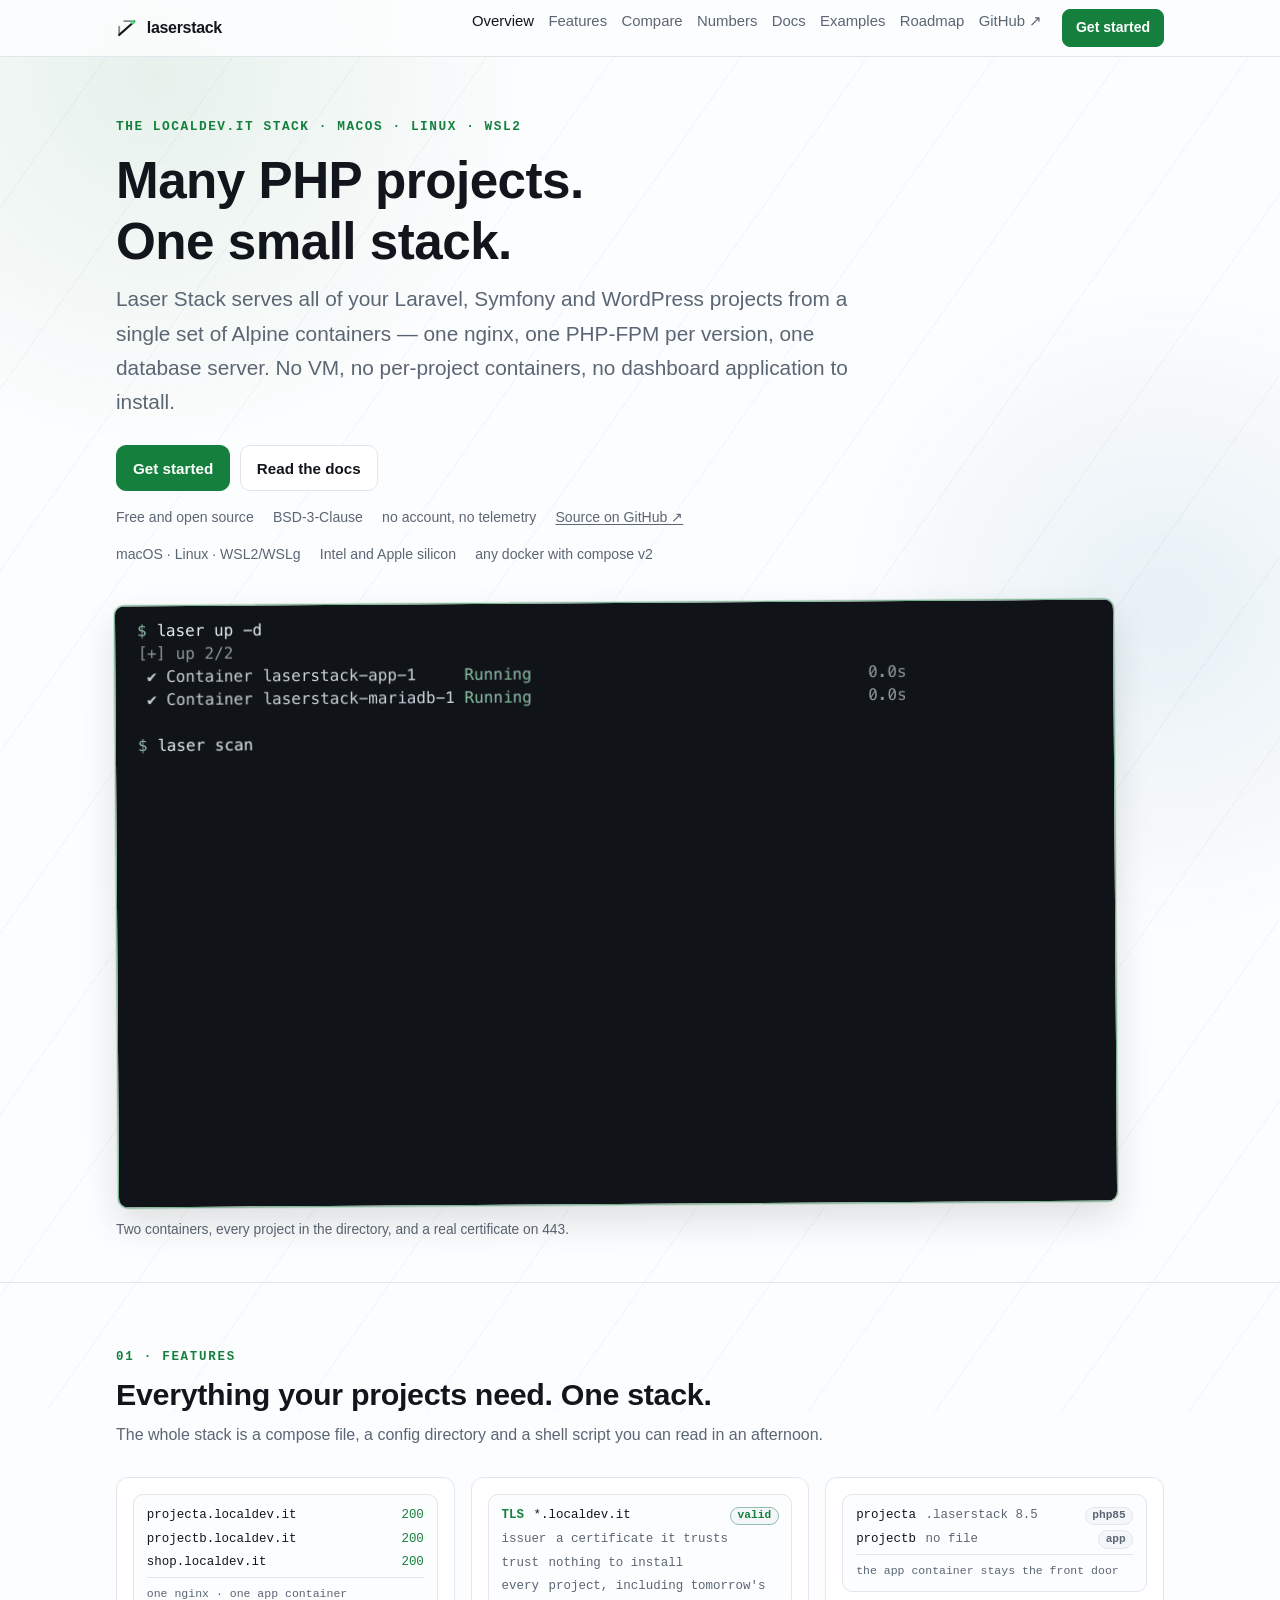
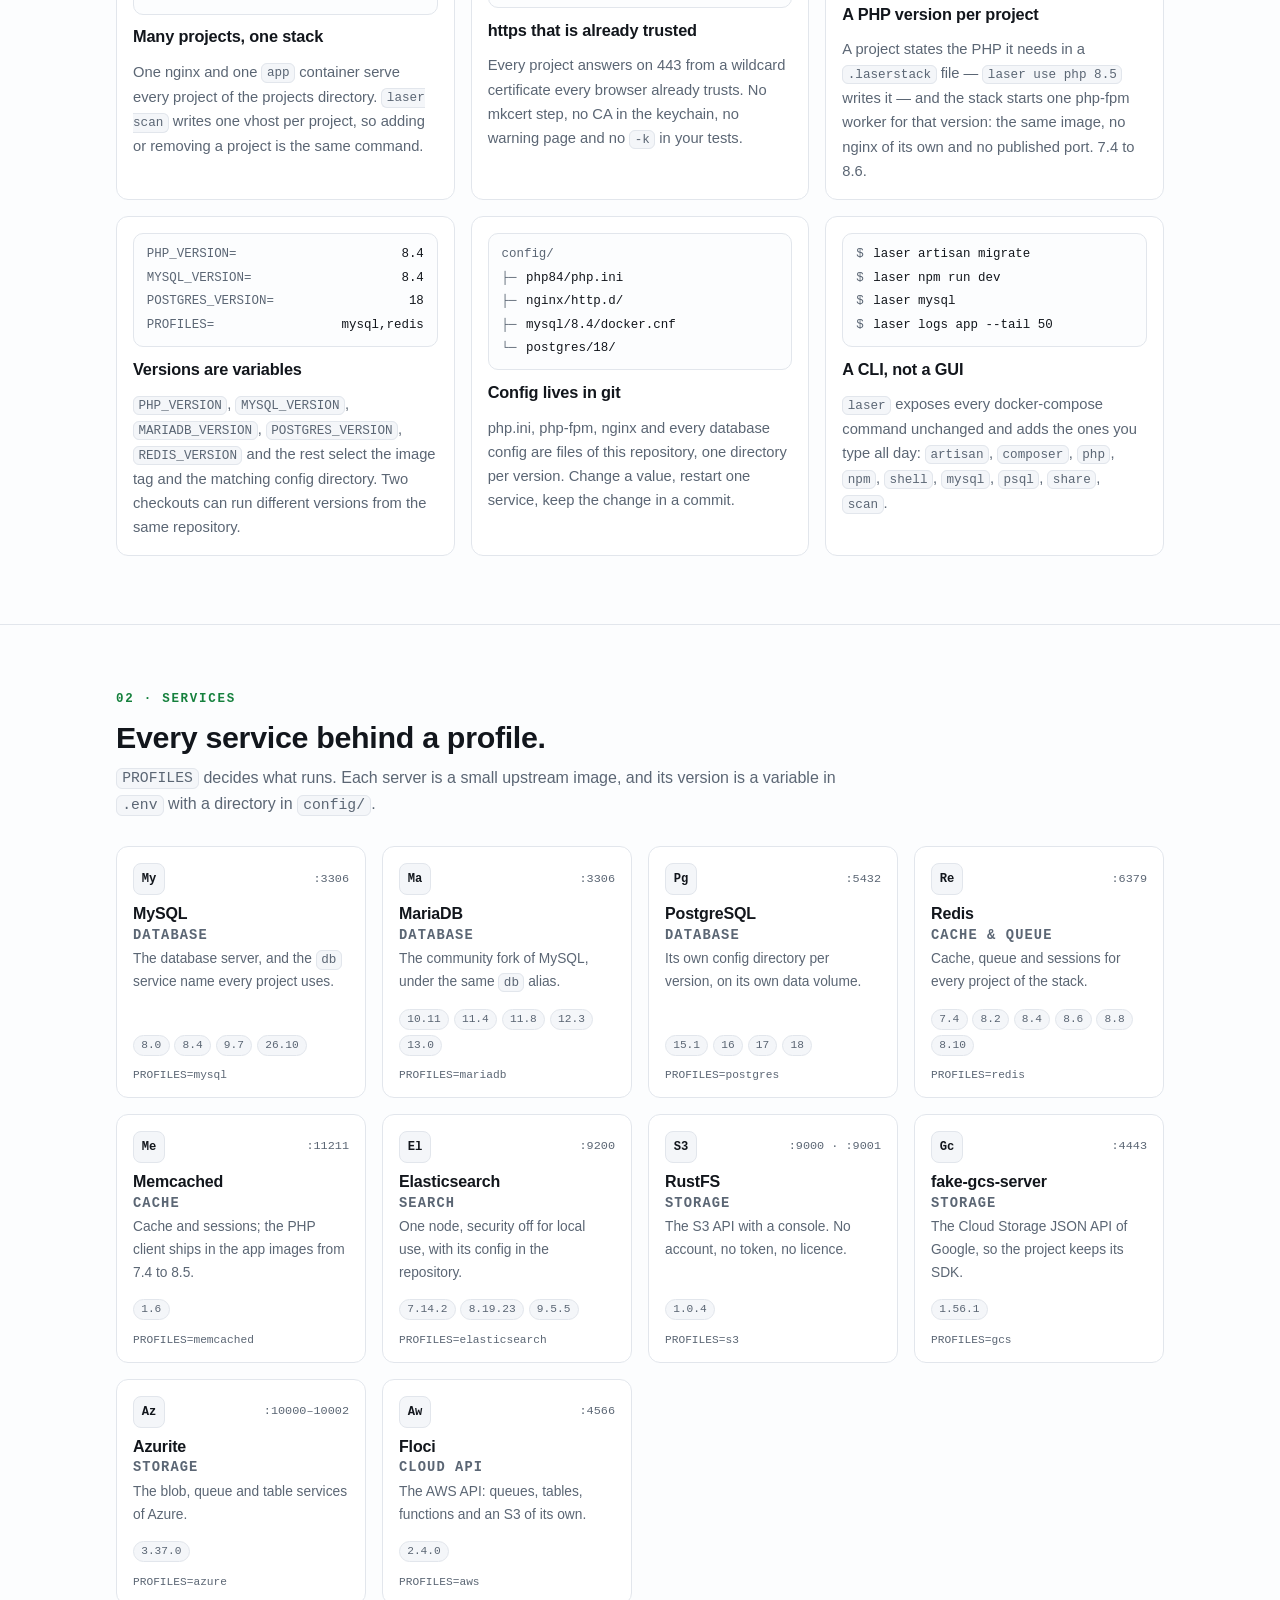
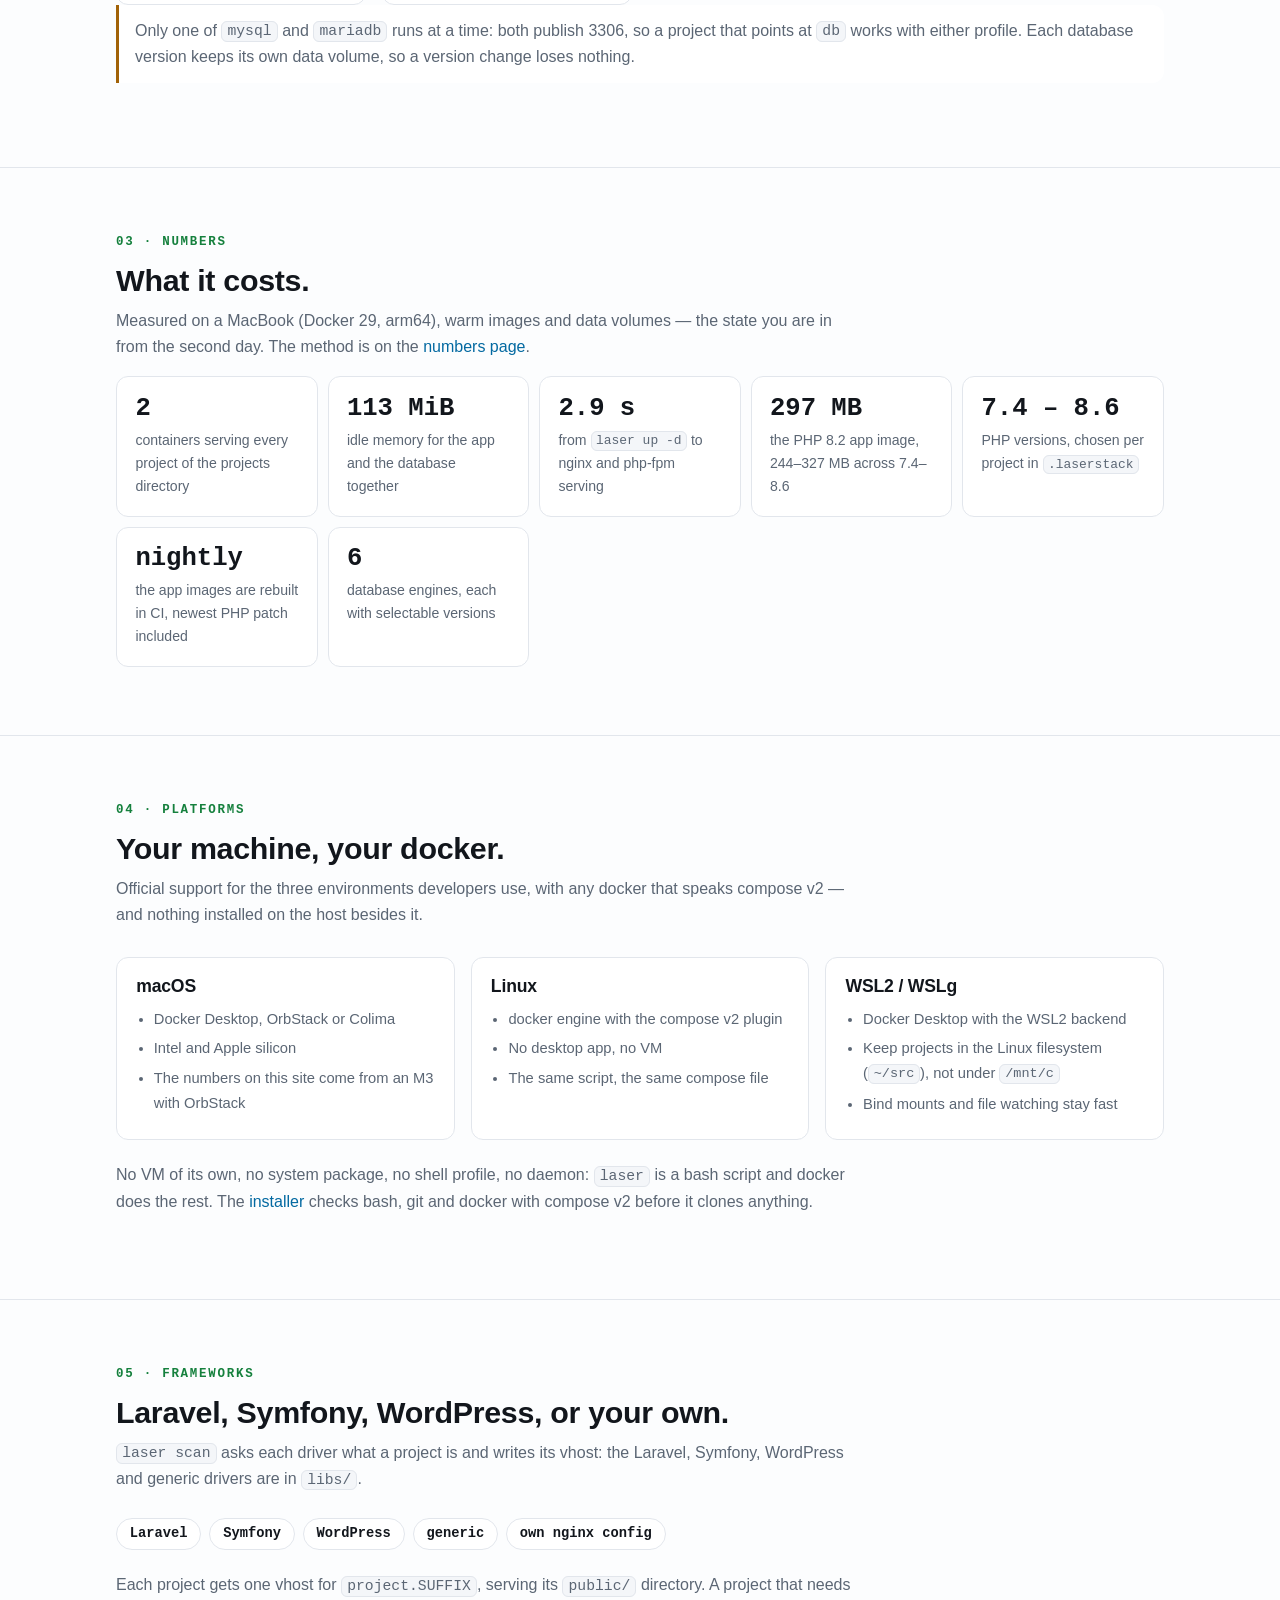
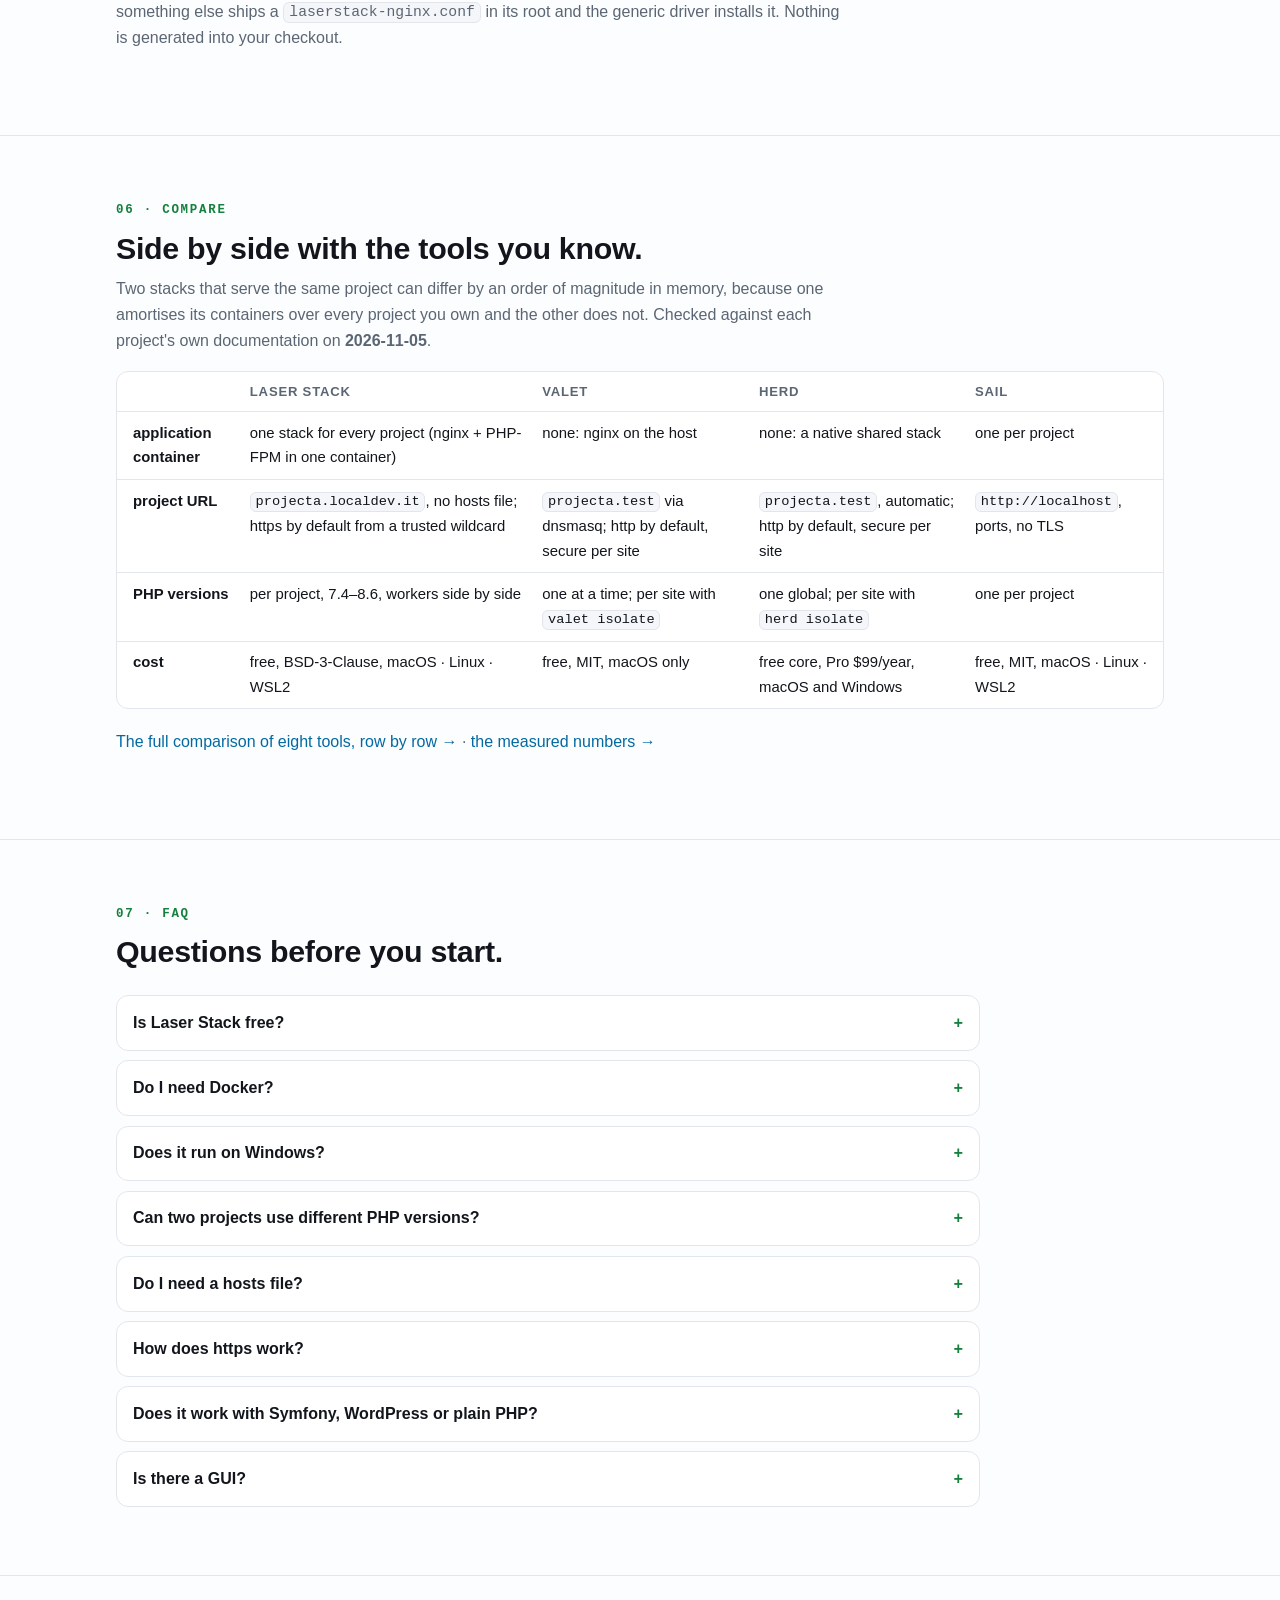
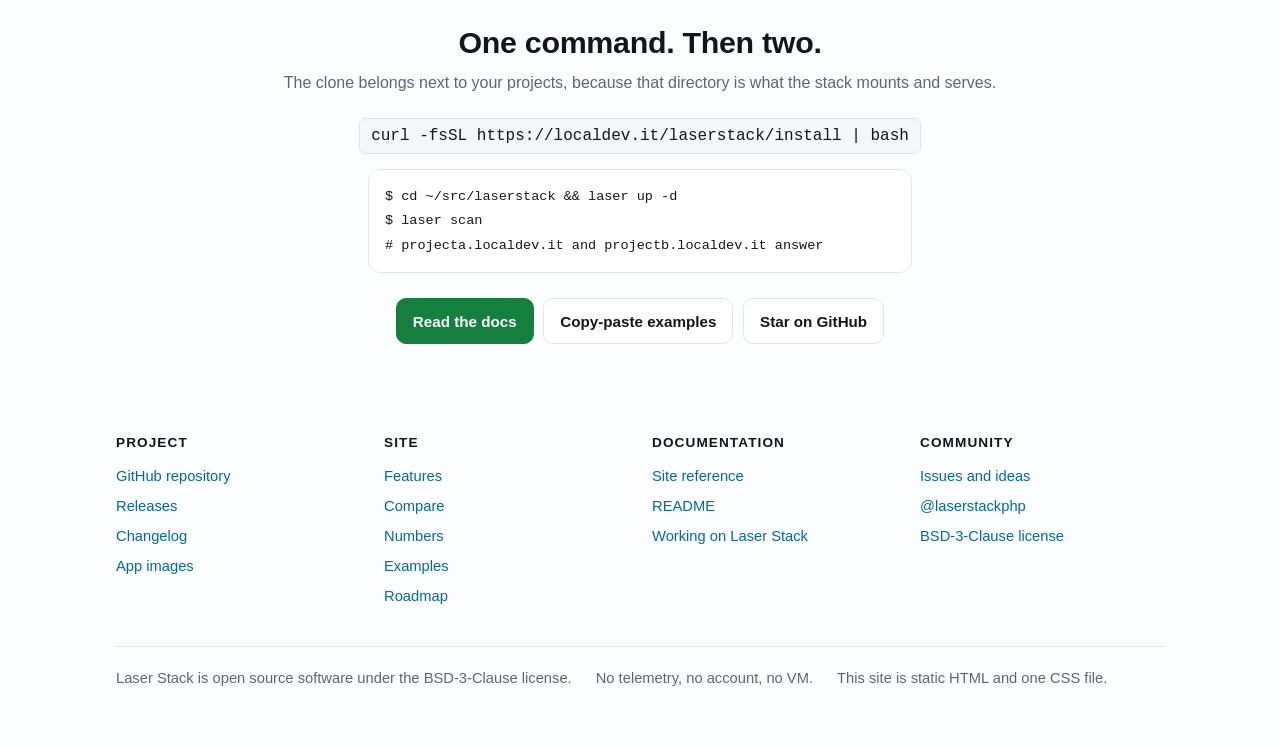
<file: docs/index.html>
<!doctype html>
<html lang="en">
<head>
<meta charset="utf-8">
<meta name="viewport" content="width=device-width, initial-scale=1">
<title>Laser Stack — a lean local development stack for many PHP projects</title>
<meta name="description" content="Laser Stack runs many Laravel, Symfony or WordPress projects at once in a small set of Alpine containers: one nginx, one PHP-FPM, one database server. Pick the PHP and database versions with a variable.">
<link rel="canonical" href="https://localdev.it/laserstack/">
<meta property="og:type" content="website">
<meta property="og:site_name" content="Laser Stack">
<meta property="og:title" content="Laser Stack — a lean local development stack for many PHP projects">
<meta property="og:description" content="Many projects, one small set of containers. Alpine images, versions you select with a variable, config in git, no VM.">
<meta property="og:url" content="https://localdev.it/laserstack/">
<meta property="og:image" content="https://localdev.it/laserstack/og.png">
<meta name="twitter:card" content="summary_large_image">
<meta name="theme-color" content="#0a0c10">
<link rel="icon" href="data:image/svg+xml,%3Csvg xmlns='http://www.w3.org/2000/svg' viewBox='0 0 24 24'%3E%3Crect width='24' height='24' rx='5' fill='%230a0c10'/%3E%3Cpath d='M4 19 L20 5' stroke='%234ade80' stroke-width='2.4' stroke-linecap='round'/%3E%3C/svg%3E">
<link rel="stylesheet" href="style.css">
</head>
<body>
<header class="site"><div class="wrap">
  <a class="brand" href="./"><svg width="22" height="22" viewBox="0 0 24 24" fill="none" aria-hidden="true"><path d="M3.5 19.5 L20 5" stroke="currentColor" stroke-width="2.2" stroke-linecap="round"/><path d="M9 4.5h11M3.5 20v-9.5" stroke="currentColor" stroke-width="2" stroke-linecap="round" opacity=".5"/><circle cx="18.4" cy="5.6" r="2.2" fill="#4ade80"/></svg>laserstack</a>
  <nav class="site">
    <a href="./" aria-current="page">Overview</a><a href="features.html">Features</a><a href="compare.html">Compare</a><a href="benchmarks.html">Numbers</a><a href="docs.html">Docs</a><a href="examples.html">Examples</a><a href="roadmap.html">Roadmap</a><a href="https://github.com/sdbruder/laserstack">GitHub ↗</a>
    <a class="btn primary nav-cta" href="index.html#quickstart">Get started</a>
  </nav>
</div></header>

<main>
<section class="hero"><div class="wrap">
  <p class="eyebrow">the localdev.it stack · macOS · Linux · WSL2</p>
  <h1>Many PHP projects.<br>One small stack.</h1>
  <p class="lede">Laser Stack serves all of your Laravel, Symfony and WordPress projects from a single set of Alpine containers — one nginx, one PHP-FPM per version, one database server. No VM, no per-project containers, no dashboard application to install.</p>
  <div class="actions">
    <a class="btn primary" href="#quickstart">Get started</a>
    <a class="btn" href="docs.html">Read the docs</a>
  </div>
  <p class="hero-meta">
    <span>Free and open source</span>
    <span>BSD-3-Clause</span>
    <span>no account, no telemetry</span>
    <span><a href="https://github.com/sdbruder/laserstack">Source on GitHub ↗</a></span>
  </p>
  <p class="hero-meta">
    <span>macOS · Linux · WSL2/WSLg</span>
    <span>Intel and Apple silicon</span>
    <span>any docker with compose v2</span>
  </p>

  <a class="shot-link" href="demo.gif" target="_blank" rel="noopener"><img class="shot" src="demo.gif" width="1000" height="602" alt="Terminal recording: laser up -d starts two containers, laser scan identifies every project of the projects directory, one project answers 200, and the same two containers serve them all"></a>
  <p class="shot-caption">Two containers, every project in the directory, and a real certificate on 443.</p>
</div></section>

<section id="features"><div class="wrap">
  <p class="kicker">01 · Features</p>
  <h2>Everything your projects need. One stack.</h2>
  <p class="section-lede">The whole stack is a compose file, a config directory and a shell script you can read in an afternoon.</p>
  <div class="features">

    <article class="feature">
      <div class="mock">
        <div class="row"><span class="url">projecta.localdev.it</span><span class="ok end">200</span></div>
        <div class="row"><span class="url">projectb.localdev.it</span><span class="ok end">200</span></div>
        <div class="row"><span class="url">shop.localdev.it</span><span class="ok end">200</span></div>
        <div class="row mock-foot"><span>one nginx · one app container</span></div>
      </div>
      <h3>Many projects, one stack</h3>
      <p>One nginx and one <code>app</code> container serve every project of the projects directory. <code>laser scan</code> writes one vhost per project, so adding or removing a project is the same command.</p>
    </article>

    <article class="feature">
      <div class="mock">
        <div class="row"><span class="mono-ok">TLS</span><span class="url">*.localdev.it</span><span class="pill ok-pill end">valid</span></div>
        <div class="row"><span class="mock-k">issuer</span><span>a certificate it trusts</span></div>
        <div class="row"><span class="mock-k">trust</span><span>nothing to install</span></div>
        <div class="row"><span class="mock-k">every</span><span>project, including tomorrow's</span></div>
      </div>
      <h3>https that is already trusted</h3>
      <p>Every project answers on 443 from a wildcard certificate every browser already trusts. No mkcert step, no CA in the keychain, no warning page and no <code>-k</code> in your tests.</p>
    </article>

    <article class="feature">
      <div class="mock">
        <div class="row"><span class="url">projecta</span><span class="mock-k">.laserstack 8.5</span><span class="pill end">php85</span></div>
        <div class="row"><span class="url">projectb</span><span class="mock-k">no file</span><span class="pill end">app</span></div>
        <div class="row mock-foot"><span>the app container stays the front door</span></div>
      </div>
      <h3>A PHP version per project</h3>
      <p>A project states the PHP it needs in a <code>.laserstack</code> file — <code>laser use php 8.5</code> writes it — and the stack starts one php-fpm worker for that version: the same image, no nginx of its own and no published port. 7.4 to 8.6.</p>
    </article>

    <article class="feature">
      <div class="mock">
        <div class="row"><span class="mock-k">PHP_VERSION=</span><span class="url end">8.4</span></div>
        <div class="row"><span class="mock-k">MYSQL_VERSION=</span><span class="url end">8.4</span></div>
        <div class="row"><span class="mock-k">POSTGRES_VERSION=</span><span class="url end">18</span></div>
        <div class="row"><span class="mock-k">PROFILES=</span><span class="url end">mysql,redis</span></div>
      </div>
      <h3>Versions are variables</h3>
      <p><code>PHP_VERSION</code>, <code>MYSQL_VERSION</code>, <code>MARIADB_VERSION</code>, <code>POSTGRES_VERSION</code>, <code>REDIS_VERSION</code> and the rest select the image tag and the matching config directory. Two checkouts can run different versions from the same repository.</p>
    </article>

    <article class="feature">
      <div class="mock">
        <div class="row"><span class="mock-k">config/</span></div>
        <div class="row"><span class="mock-k">├─</span><span class="url">php84/php.ini</span></div>
        <div class="row"><span class="mock-k">├─</span><span class="url">nginx/http.d/</span></div>
        <div class="row"><span class="mock-k">├─</span><span class="url">mysql/8.4/docker.cnf</span></div>
        <div class="row"><span class="mock-k">└─</span><span class="url">postgres/18/</span></div>
      </div>
      <h3>Config lives in git</h3>
      <p>php.ini, php-fpm, nginx and every database config are files of this repository, one directory per version. Change a value, restart one service, keep the change in a commit.</p>
    </article>

    <article class="feature">
      <div class="mock">
        <div class="row"><span class="mock-k">$</span><span class="url">laser artisan migrate</span></div>
        <div class="row"><span class="mock-k">$</span><span class="url">laser npm run dev</span></div>
        <div class="row"><span class="mock-k">$</span><span class="url">laser mysql</span></div>
        <div class="row"><span class="mock-k">$</span><span class="url">laser logs app --tail 50</span></div>
      </div>
      <h3>A CLI, not a GUI</h3>
      <p><code>laser</code> exposes every docker-compose command unchanged and adds the ones you type all day: <code>artisan</code>, <code>composer</code>, <code>php</code>, <code>npm</code>, <code>shell</code>, <code>mysql</code>, <code>psql</code>, <code>share</code>, <code>scan</code>.</p>
    </article>

  </div>
</div></section>

<section id="services"><div class="wrap">
  <p class="kicker">02 · Services</p>
  <h2>Every service behind a profile.</h2>
  <p class="section-lede"><code>PROFILES</code> decides what runs. Each server is a small upstream image, and its version is a variable in <code>.env</code> with a directory in <code>config/</code>.</p>
  <div class="svcs">

    <article class="svc">
      <div class="svc-top"><span class="badge">My</span><span class="port">:3306</span></div>
      <h3>MySQL</h3>
      <p class="svc-meta">Database</p>
      <p>The database server, and the <code>db</code> service name every project uses.</p>
      <div class="pills"><span>8.0</span><span>8.4</span><span>9.7</span><span>26.10</span></div>
      <p class="profile">PROFILES=mysql</p>
    </article>

    <article class="svc">
      <div class="svc-top"><span class="badge">Ma</span><span class="port">:3306</span></div>
      <h3>MariaDB</h3>
      <p class="svc-meta">Database</p>
      <p>The community fork of MySQL, under the same <code>db</code> alias.</p>
      <div class="pills"><span>10.11</span><span>11.4</span><span>11.8</span><span>12.3</span><span>13.0</span></div>
      <p class="profile">PROFILES=mariadb</p>
    </article>

    <article class="svc">
      <div class="svc-top"><span class="badge">Pg</span><span class="port">:5432</span></div>
      <h3>PostgreSQL</h3>
      <p class="svc-meta">Database</p>
      <p>Its own config directory per version, on its own data volume.</p>
      <div class="pills"><span>15.1</span><span>16</span><span>17</span><span>18</span></div>
      <p class="profile">PROFILES=postgres</p>
    </article>

    <article class="svc">
      <div class="svc-top"><span class="badge">Re</span><span class="port">:6379</span></div>
      <h3>Redis</h3>
      <p class="svc-meta">Cache &amp; queue</p>
      <p>Cache, queue and sessions for every project of the stack.</p>
      <div class="pills"><span>7.4</span><span>8.2</span><span>8.4</span><span>8.6</span><span>8.8</span><span>8.10</span></div>
      <p class="profile">PROFILES=redis</p>
    </article>

    <article class="svc">
      <div class="svc-top"><span class="badge">Me</span><span class="port">:11211</span></div>
      <h3>Memcached</h3>
      <p class="svc-meta">Cache</p>
      <p>Cache and sessions; the PHP client ships in the app images from 7.4 to 8.5.</p>
      <div class="pills"><span>1.6</span></div>
      <p class="profile">PROFILES=memcached</p>
    </article>

    <article class="svc">
      <div class="svc-top"><span class="badge">El</span><span class="port">:9200</span></div>
      <h3>Elasticsearch</h3>
      <p class="svc-meta">Search</p>
      <p>One node, security off for local use, with its config in the repository.</p>
      <div class="pills"><span>7.14.2</span><span>8.19.23</span><span>9.5.5</span></div>
      <p class="profile">PROFILES=elasticsearch</p>
    </article>

    <article class="svc">
      <div class="svc-top"><span class="badge">S3</span><span class="port">:9000 · :9001</span></div>
      <h3>RustFS</h3>
      <p class="svc-meta">Storage</p>
      <p>The S3 API with a console. No account, no token, no licence.</p>
      <div class="pills"><span>1.0.4</span></div>
      <p class="profile">PROFILES=s3</p>
    </article>

    <article class="svc">
      <div class="svc-top"><span class="badge">Gc</span><span class="port">:4443</span></div>
      <h3>fake-gcs-server</h3>
      <p class="svc-meta">Storage</p>
      <p>The Cloud Storage JSON API of Google, so the project keeps its SDK.</p>
      <div class="pills"><span>1.56.1</span></div>
      <p class="profile">PROFILES=gcs</p>
    </article>

    <article class="svc">
      <div class="svc-top"><span class="badge">Az</span><span class="port">:10000–10002</span></div>
      <h3>Azurite</h3>
      <p class="svc-meta">Storage</p>
      <p>The blob, queue and table services of Azure.</p>
      <div class="pills"><span>3.37.0</span></div>
      <p class="profile">PROFILES=azure</p>
    </article>

    <article class="svc">
      <div class="svc-top"><span class="badge">Aw</span><span class="port">:4566</span></div>
      <h3>Floci</h3>
      <p class="svc-meta">Cloud API</p>
      <p>The AWS API: queues, tables, functions and an S3 of its own.</p>
      <div class="pills"><span>2.4.0</span></div>
      <p class="profile">PROFILES=aws</p>
    </article>

  </div>
  <p class="note">Only one of <code>mysql</code> and <code>mariadb</code> runs at a time: both publish 3306, so a project that points at <code>db</code> works with either profile. Each database version keeps its own data volume, so a version change loses nothing.</p>
</div></section>

<section id="numbers"><div class="wrap">
  <p class="kicker">03 · Numbers</p>
  <h2>What it costs.</h2>
  <p class="section-lede">Measured on a MacBook (Docker 29, arm64), warm images and data volumes — the state you are in from the second day. The method is on the <a href="benchmarks.html">numbers page</a>.</p>
  <div class="stats">
    <div class="stat"><b>2</b><span>containers serving every project of the projects directory</span></div>
    <div class="stat"><b>113 MiB</b><span>idle memory for the app and the database together</span></div>
    <div class="stat"><b>2.9 s</b><span>from <code>laser up -d</code> to nginx and php-fpm serving</span></div>
    <div class="stat"><b>297 MB</b><span>the PHP 8.2 app image, 244–327 MB across 7.4–8.6</span></div>
    <div class="stat"><b>7.4 – 8.6</b><span>PHP versions, chosen per project in <code>.laserstack</code></span></div>
    <div class="stat"><b>nightly</b><span>the app images are rebuilt in CI, newest PHP patch included</span></div>
    <div class="stat"><b>6</b><span>database engines, each with selectable versions</span></div>
  </div>
</div></section>

<section id="platforms"><div class="wrap">
  <p class="kicker">04 · Platforms</p>
  <h2>Your machine, your docker.</h2>
  <p class="section-lede">Official support for the three environments developers use, with any docker that speaks compose v2 — and nothing installed on the host besides it.</p>
  <div class="plats">
    <article class="plat">
      <h3>macOS</h3>
      <ul>
        <li>Docker Desktop, OrbStack or Colima</li>
        <li>Intel and Apple silicon</li>
        <li>The numbers on this site come from an M3 with OrbStack</li>
      </ul>
    </article>
    <article class="plat">
      <h3>Linux</h3>
      <ul>
        <li>docker engine with the compose v2 plugin</li>
        <li>No desktop app, no VM</li>
        <li>The same script, the same compose file</li>
      </ul>
    </article>
    <article class="plat">
      <h3>WSL2 / WSLg</h3>
      <ul>
        <li>Docker Desktop with the WSL2 backend</li>
        <li>Keep projects in the Linux filesystem (<code>~/src</code>), not under <code>/mnt/c</code></li>
        <li>Bind mounts and file watching stay fast</li>
      </ul>
    </article>
  </div>
  <p class="section-lede" style="margin-top:1.4rem">No VM of its own, no system package, no shell profile, no daemon: <code>laser</code> is a bash script and docker does the rest. The <a href="install">installer</a> checks bash, git and docker with compose v2 before it clones anything.</p>
</div></section>

<section id="drivers"><div class="wrap">
  <p class="kicker">05 · Frameworks</p>
  <h2>Laravel, Symfony, WordPress, or your own.</h2>
  <p class="section-lede"><code>laser scan</code> asks each driver what a project is and writes its vhost: the Laravel, Symfony, WordPress and generic drivers are in <code>libs/</code>.</p>
  <div class="chips">
    <span class="chip">Laravel</span><span class="chip">Symfony</span><span class="chip">WordPress</span><span class="chip">generic</span><span class="chip">own nginx config</span>
  </div>
  <p class="section-lede">Each project gets one vhost for <code>project.SUFFIX</code>, serving its <code>public/</code> directory. A project that needs something else ships a <code>laserstack-nginx.conf</code> in its root and the generic driver installs it. Nothing is generated into your checkout.</p>
</div></section>

<section id="compare"><div class="wrap">
  <p class="kicker">06 · Compare</p>
  <h2>Side by side with the tools you know.</h2>
  <p class="section-lede">Two stacks that serve the same project can differ by an order of magnitude in memory, because one amortises its containers over every project you own and the other does not. Checked against each project's own documentation on <strong>2026-11-05</strong>.</p>
  <div class="table-scroll"><table>
    <thead><tr><th></th><th>Laser Stack</th><th>Valet</th><th>Herd</th><th>Sail</th></tr></thead>
    <tbody>
      <tr>
        <td><strong>application container</strong></td>
        <td>one stack for every project (nginx + PHP-FPM in one container)</td>
        <td>none: nginx on the host</td>
        <td>none: a native shared stack</td>
        <td>one per project</td>
      </tr>
      <tr>
        <td><strong>project URL</strong></td>
        <td><code>projecta.localdev.it</code>, no hosts file; https by default from a trusted wildcard</td>
        <td><code>projecta.test</code> via dnsmasq; http by default, secure per site</td>
        <td><code>projecta.test</code>, automatic; http by default, secure per site</td>
        <td><code>http://localhost</code>, ports, no TLS</td>
      </tr>
      <tr>
        <td><strong>PHP versions</strong></td>
        <td>per project, 7.4–8.6, workers side by side</td>
        <td>one at a time; per site with <code>valet isolate</code></td>
        <td>one global; per site with <code>herd isolate</code></td>
        <td>one per project</td>
      </tr>
      <tr>
        <td><strong>cost</strong></td>
        <td>free, BSD-3-Clause, macOS · Linux · WSL2</td>
        <td>free, MIT, macOS only</td>
        <td>free core, Pro $99/year, macOS and Windows</td>
        <td>free, MIT, macOS · Linux · WSL2</td>
      </tr>
    </tbody>
  </table></div>
  <p class="section-lede" style="margin-top:1.2rem"><a href="compare.html">The full comparison of eight tools, row by row →</a> · <a href="benchmarks.html">the measured numbers →</a></p>
</div></section>

<section id="faq"><div class="wrap">
  <p class="kicker">07 · FAQ</p>
  <h2>Questions before you start.</h2>
  <div class="faq">
    <details>
      <summary>Is Laser Stack free?</summary>
      <p>Yes. It is open source under the BSD-3-Clause license. There is no account, no paid tier and no telemetry.</p>
    </details>
    <details>
      <summary>Do I need Docker?</summary>
      <p>Yes: any docker with compose v2 — Docker Desktop, OrbStack, Colima or the engine. The stack installs nothing else on the host: no VM, no system package, no daemon of its own.</p>
    </details>
    <details>
      <summary>Does it run on Windows?</summary>
      <p>Through WSL2/WSLg, with Docker Desktop and the WSL2 backend. There is no native Windows version.</p>
    </details>
    <details>
      <summary>Can two projects use different PHP versions?</summary>
      <p>Yes. A project states the version in <code>.laserstack</code>, and the stack starts one php-fpm worker for that version next to the <code>app</code> container. 7.4 to 8.6. The database is still one version per engine.</p>
    </details>
    <details>
      <summary>Do I need a hosts file?</summary>
      <p>No for the default suffix: every name under <code>localdev.it</code> already resolves to <code>127.0.0.1</code> and <code>::1</code> for anyone. A suffix of your own needs <code>/etc/hosts</code>; a dnsmasq that <code>laser</code> installs and maintains is on the <a href="roadmap.html">roadmap</a>.</p>
    </details>
    <details>
      <summary>How does https work?</summary>
      <p>With the default suffix, <code>laser up</code> fetches the published wildcard certificate of <code>*.localdev.it</code>, which every browser already trusts, so there is no CA to install and no warning page. With a suffix of your own, <code>laser tls</code> creates a CA and a certificate, and <code>laser trust</code> puts the CA where the platform reads it; <code>laser trust --remove</code> takes it out.</p>
    </details>
    <details>
      <summary>Does it work with Symfony, WordPress or plain PHP?</summary>
      <p>Yes. The Laravel, Symfony, WordPress and generic drivers find the document root on their own, and any project can ship its own <code>laserstack-nginx.conf</code>.</p>
    </details>
    <details>
      <summary>Is there a GUI?</summary>
      <p>No desktop application, and none is planned. The CLI is the interface. The stack serves a read-only dashboard for itself on <code>laserstack.&lt;SUFFIX&gt;</code>, with the PHP series, the projects, the services and the certificate, and <code>laser dashboard</code> opens it. <a href="features.html#dashboard">See what it shows</a>.</p>
    </details>
  </div>
</div></section>

<section class="cta" id="quickstart"><div class="wrap">
  <h2>One command. Then two.</h2>
  <p class="section-lede" style="margin-left:auto;margin-right:auto">The clone belongs next to your projects, because that directory is what the stack mounts and serves.</p>
  <p class="install-line"><code>curl -fsSL https://localdev.it/laserstack/install | bash</code></p>
  <pre class="cta-term"><code><span class="out">$</span> cd ~/src/laserstack &amp;&amp; laser up -d
<span class="out">$</span> laser scan
<span class="ok"># projecta.localdev.it and projectb.localdev.it answer</span></code></pre>
  <div class="actions cta-actions">
    <a class="btn primary" href="docs.html">Read the docs</a>
    <a class="btn" href="examples.html">Copy-paste examples</a>
    <a class="btn" href="https://github.com/sdbruder/laserstack">Star on GitHub</a>
  </div>
</div></section>
</main>

<footer class="site"><div class="wrap">
  <div class="cols">
    <div><h4>Project</h4><ul>
      <li><a href="https://github.com/sdbruder/laserstack">GitHub repository</a></li>
      <li><a href="https://github.com/sdbruder/laserstack/releases">Releases</a></li>
      <li><a href="https://github.com/sdbruder/laserstack/blob/master/CHANGELOG.md">Changelog</a></li>
      <li><a href="https://github.com/sdbruder/laserstack_app">App images</a></li>
    </ul></div>
    <div><h4>Site</h4><ul>
      <li><a href="features.html">Features</a></li>
      <li><a href="compare.html">Compare</a></li>
      <li><a href="benchmarks.html">Numbers</a></li>
      <li><a href="examples.html">Examples</a></li>
      <li><a href="roadmap.html">Roadmap</a></li>
    </ul></div>
    <div><h4>Documentation</h4><ul>
      <li><a href="docs.html">Site reference</a></li>
      <li><a href="https://github.com/sdbruder/laserstack/blob/master/README.md">README</a></li>
      <li><a href="https://github.com/sdbruder/laserstack/blob/master/CONTRIBUTING.md">Working on Laser Stack</a></li>
    </ul></div>
    <div><h4>Community</h4><ul>
      <li><a href="https://github.com/sdbruder/laserstack/issues">Issues and ideas</a></li>
      <li><a href="https://twitter.com/laserstackphp">@laserstackphp</a></li>
      <li><a href="https://github.com/sdbruder/laserstack/blob/master/LICENSE.md">BSD-3-Clause license</a></li>
    </ul></div>
  </div>
  <div class="fine"><span>Laser Stack is open source software under the BSD-3-Clause license.</span><span>No telemetry, no account, no VM.</span><span>This site is static HTML and one CSS file.</span></div>
</div></footer>
</body>
</html>
</file>
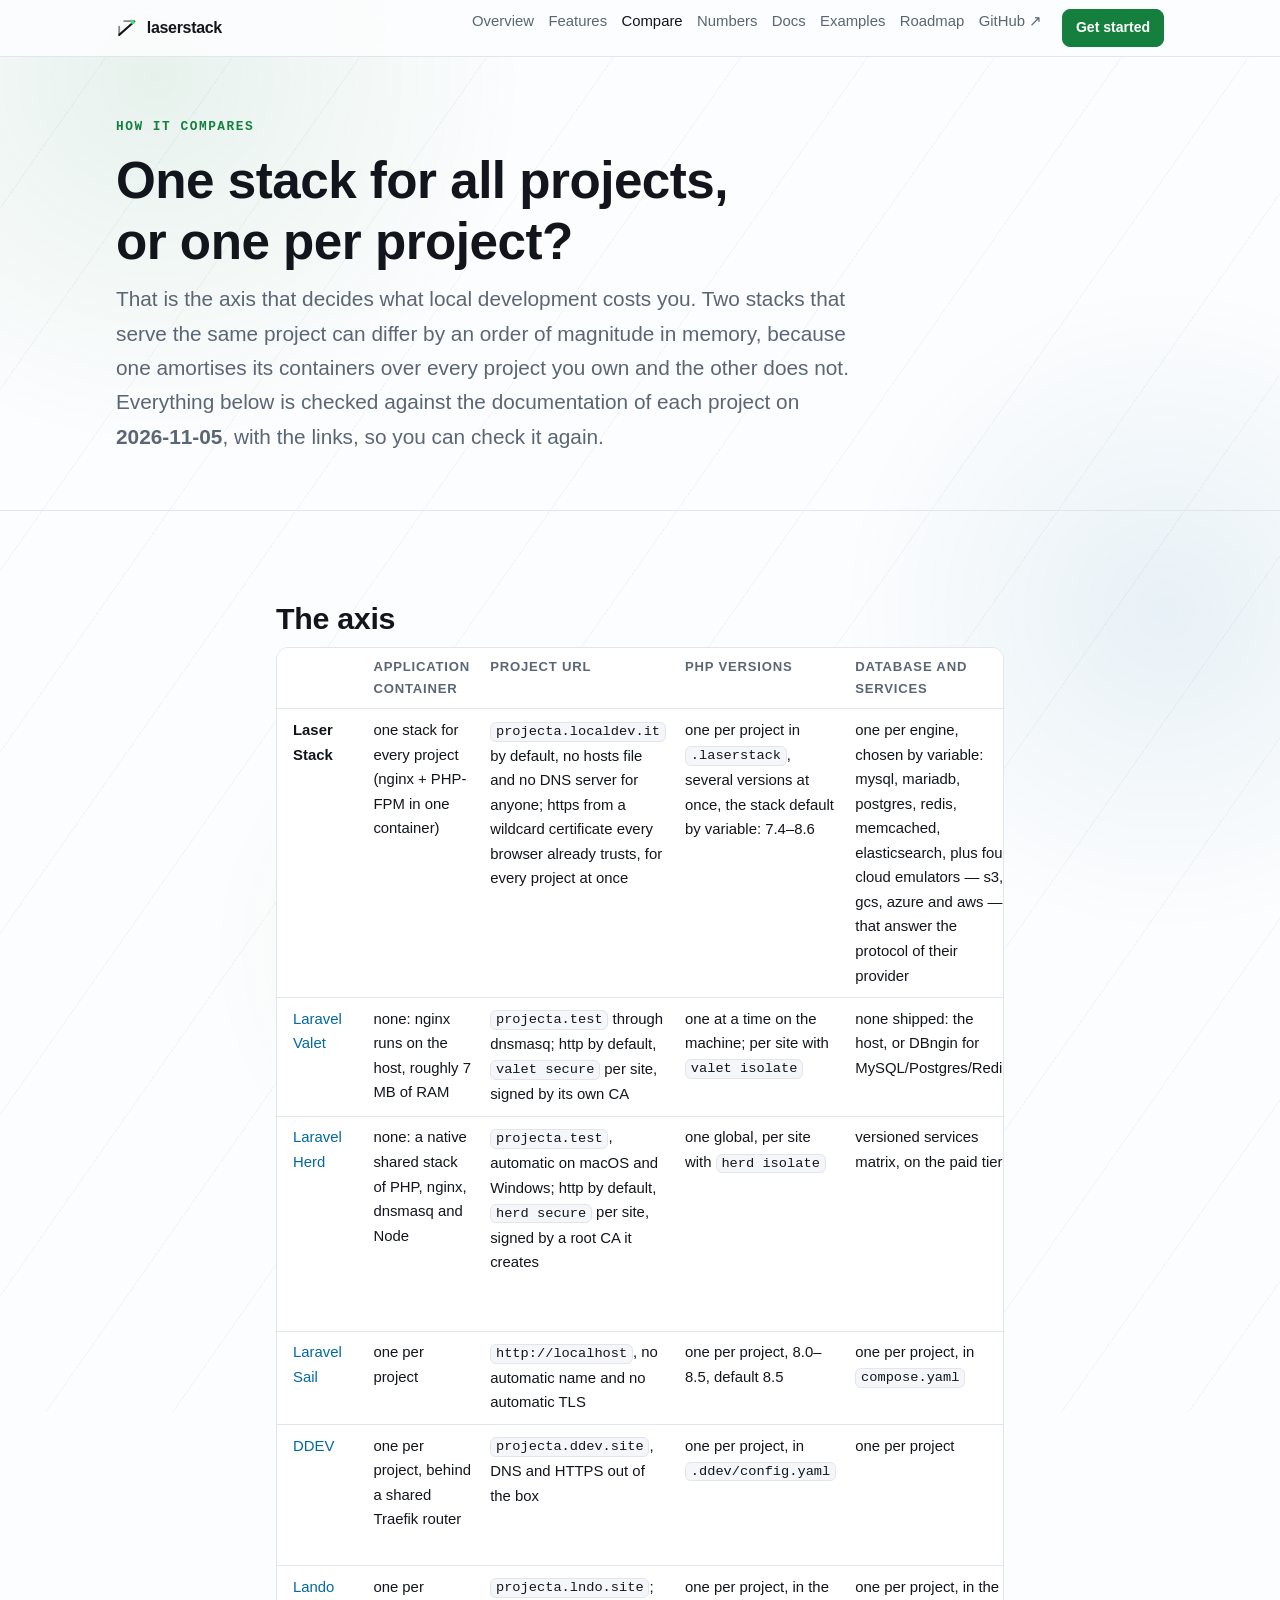
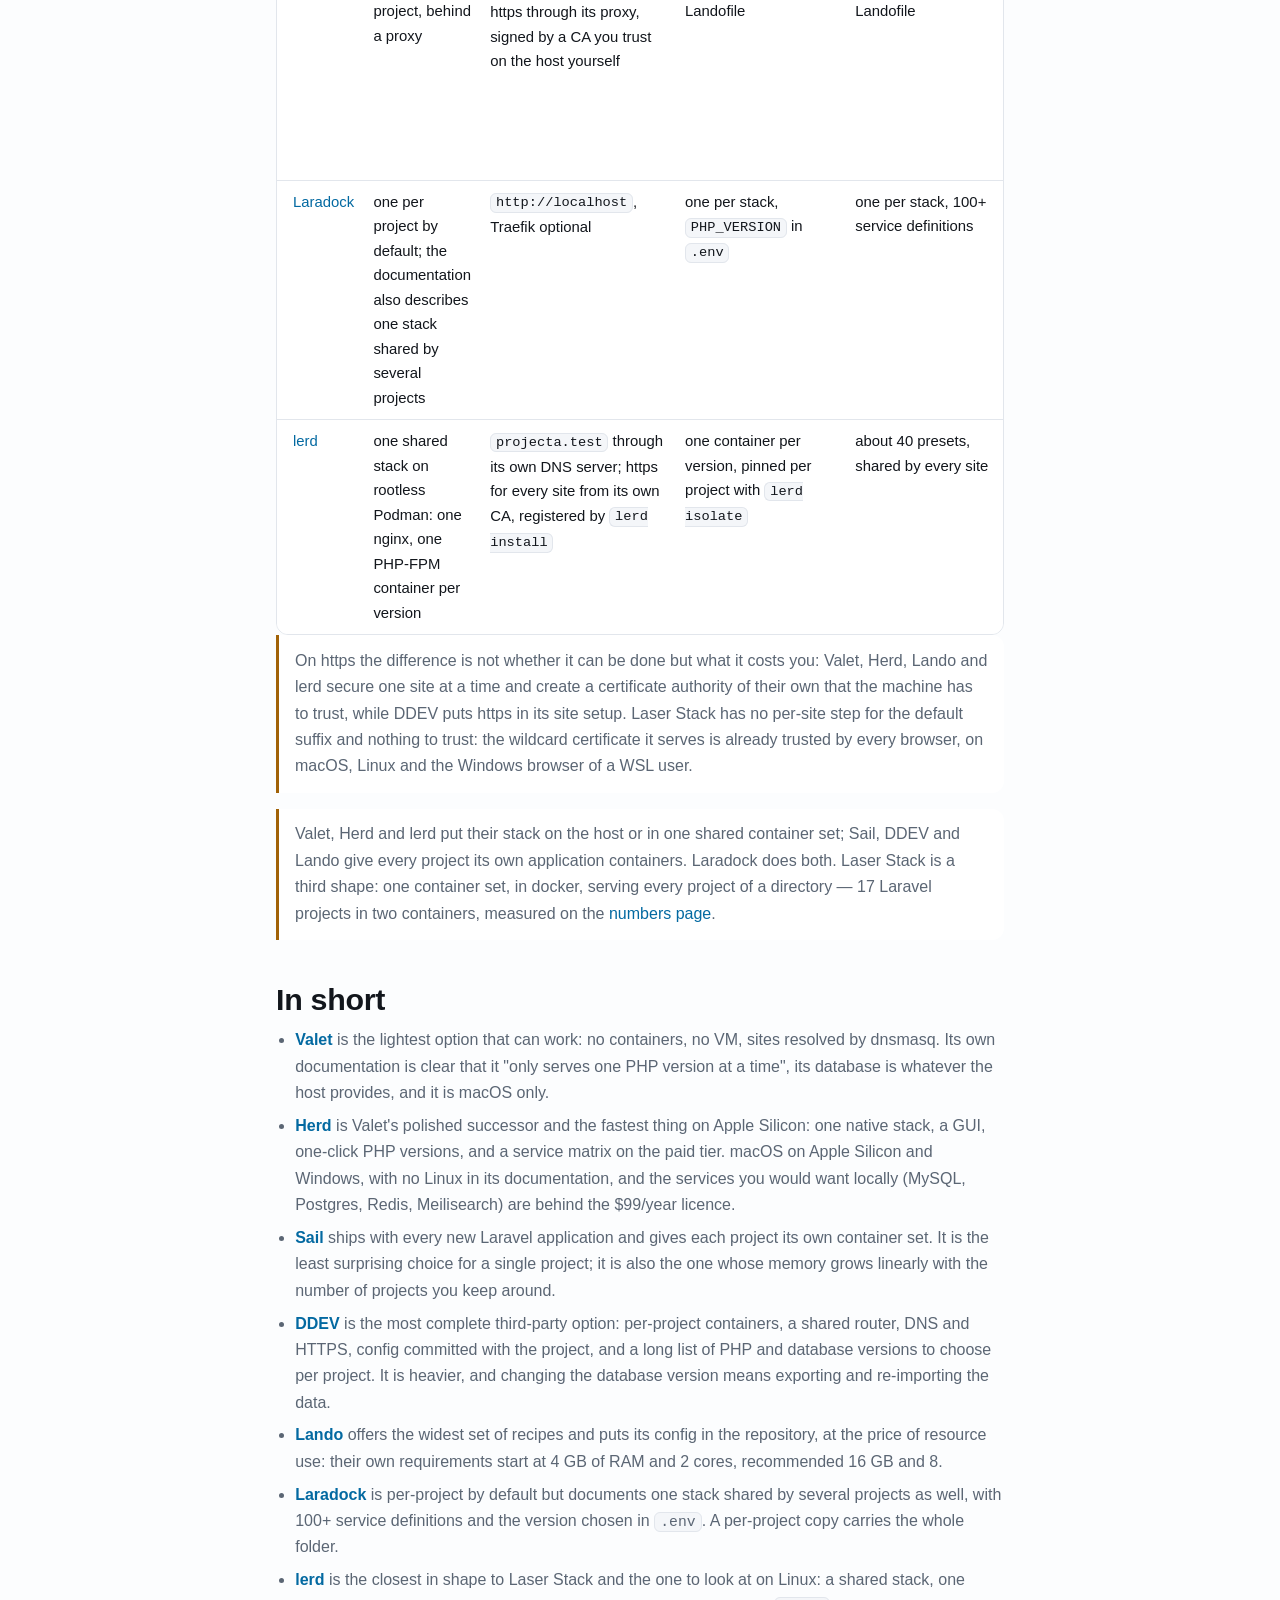
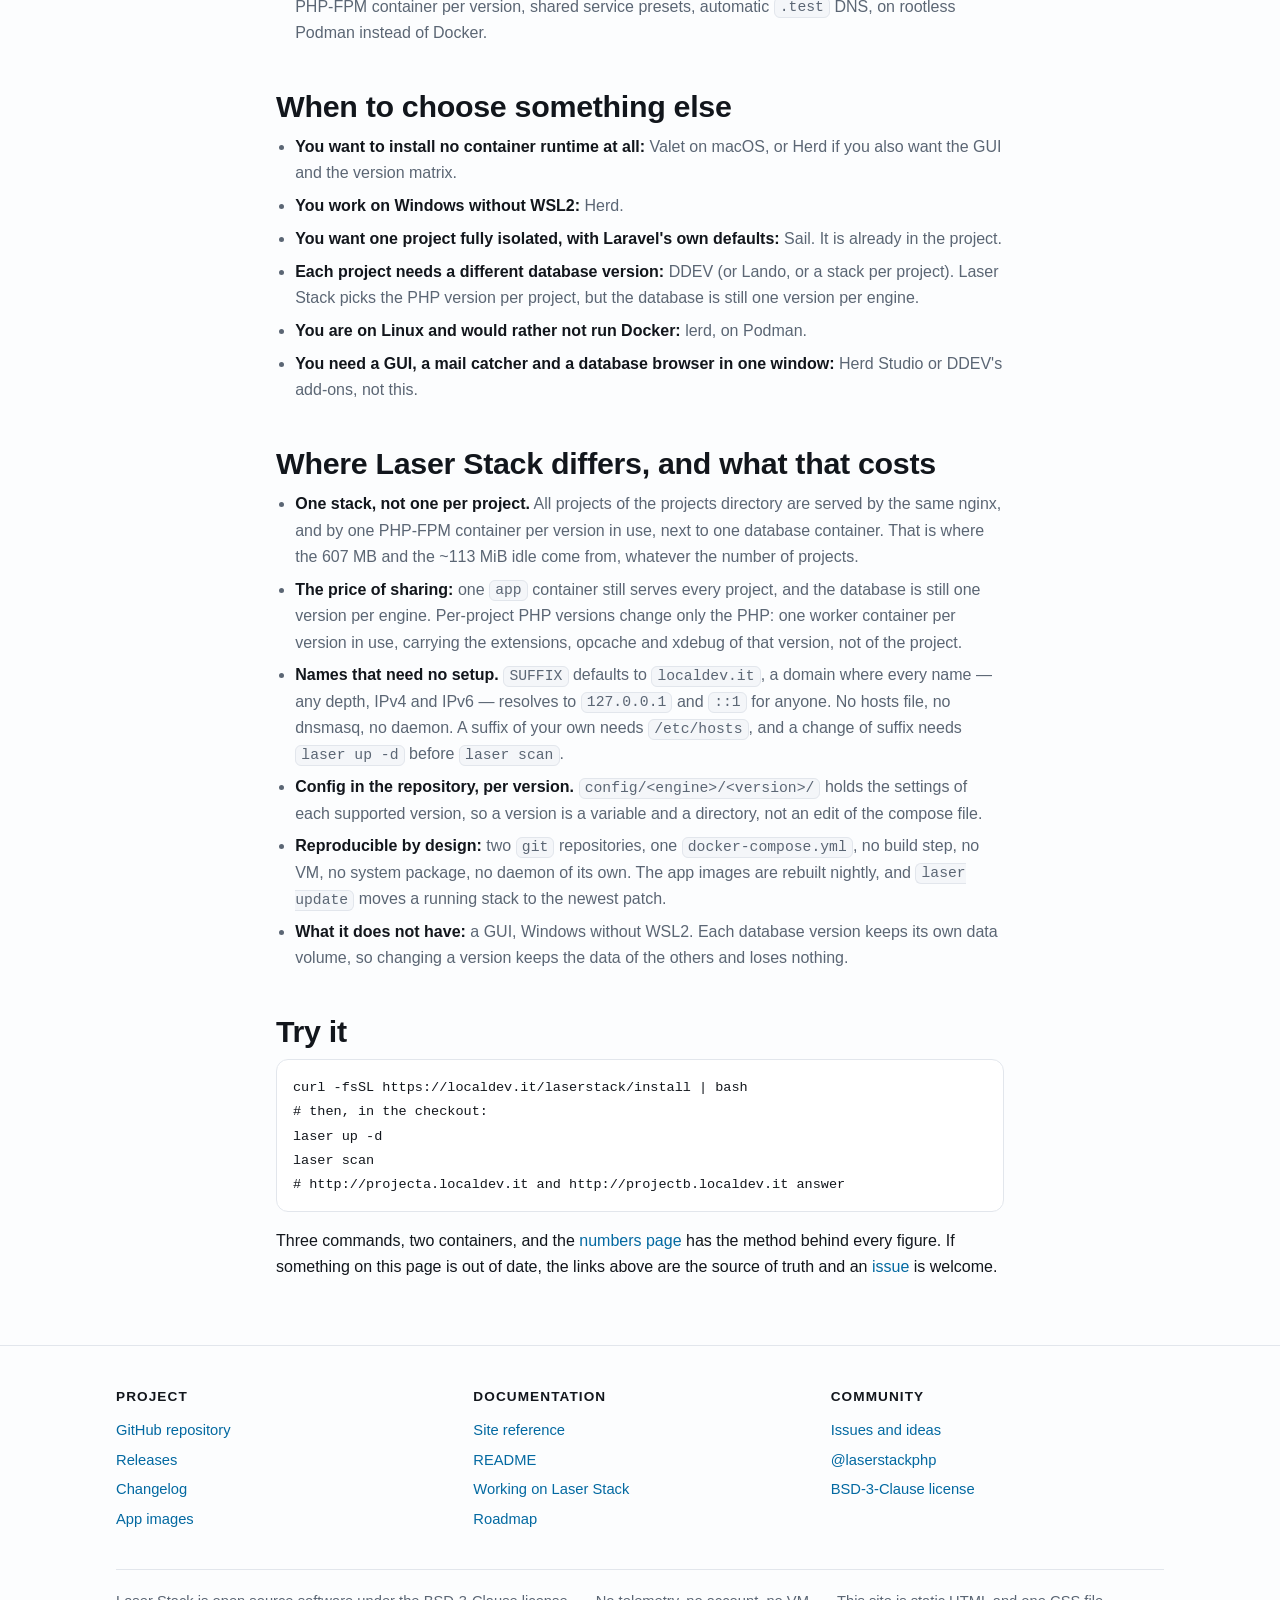
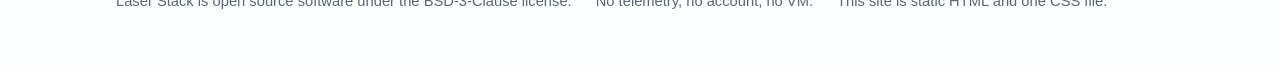
<file: docs/compare.html>
<!doctype html>
<html lang="en">
<head>
<meta charset="utf-8">
<meta name="viewport" content="width=device-width, initial-scale=1">
<title>How it compares — Laser Stack</title>
<meta name="description" content="Valet, Herd, Sail, DDEV, Lando, Laradock and lerd, on the axis that decides the bill: one stack for all of your projects, or one container set per project. Checked against each project's own documentation.">
<link rel="canonical" href="https://localdev.it/laserstack/compare.html">
<meta property="og:type" content="article">
<meta property="og:title" content="How it compares — Laser Stack">
<meta property="og:description" content="One stack for all projects, or one per project: the axis that decides how much memory local development costs, for Laser Stack and the seven tools next to it.">
<meta property="og:image" content="https://localdev.it/laserstack/og.png">
<meta name="twitter:card" content="summary_large_image">
<meta name="theme-color" content="#0a0c10">
<link rel="icon" href="data:image/svg+xml,%3Csvg xmlns='http://www.w3.org/2000/svg' viewBox='0 0 24 24'%3E%3Crect width='24' height='24' rx='5' fill='%230a0c10'/%3E%3Cpath d='M4 19 L20 5' stroke='%234ade80' stroke-width='2.4' stroke-linecap='round'/%3E%3C/svg%3E">
<link rel="stylesheet" href="style.css">
</head>
<body>
<header class="site"><div class="wrap">
  <a class="brand" href="./"><svg width="22" height="22" viewBox="0 0 24 24" fill="none" aria-hidden="true"><path d="M3.5 19.5 L20 5" stroke="currentColor" stroke-width="2.2" stroke-linecap="round"/><path d="M9 4.5h11M3.5 20v-9.5" stroke="currentColor" stroke-width="2" stroke-linecap="round" opacity=".5"/><circle cx="18.4" cy="5.6" r="2.2" fill="#4ade80"/></svg>laserstack</a>
  <nav class="site">
    <a href="./">Overview</a><a href="features.html">Features</a><a href="compare.html" aria-current="page">Compare</a><a href="benchmarks.html">Numbers</a><a href="docs.html">Docs</a><a href="examples.html">Examples</a><a href="roadmap.html">Roadmap</a><a href="https://github.com/sdbruder/laserstack">GitHub ↗</a>
    <a class="btn primary nav-cta" href="index.html#quickstart">Get started</a>
  </nav>
</div></header>
<main>

<section class="hero"><div class="wrap">
  <p class="eyebrow">How it compares</p>
  <h1>One stack for all projects,<br>or one per project?</h1>
  <p class="lede">That is the axis that decides what local development costs you. Two stacks that serve the same project can differ by an order of magnitude in memory, because one amortises its containers over every project you own and the other does not. Everything below is checked against the documentation of each project on <strong>2026-11-05</strong>, with the links, so you can check it again.</p>
</div></section>

<section><div class="wrap prose">
  <h2>The axis</h2>
  <div class="table-scroll"><table>
    <thead><tr><th></th><th>application container</th><th>project URL</th><th>PHP versions</th><th>database and services</th><th>cost</th></tr></thead>
    <tbody>
      <tr>
        <td><strong>Laser Stack</strong></td>
        <td>one stack for every project (nginx + PHP-FPM in one container)</td>
        <td><code>projecta.localdev.it</code> by default, no hosts file and no DNS server for anyone; https from a wildcard certificate every browser already trusts, for every project at once</td>
        <td>one per project in <code>.laserstack</code>, several versions at once, the stack default by variable: 7.4–8.6</td>
        <td>one per engine, chosen by variable: mysql, mariadb, postgres, redis, memcached, elasticsearch, plus four cloud emulators — s3, gcs, azure and aws — that answer the protocol of their provider</td>
        <td>free, BSD-3-Clause, macOS · Linux · WSL2</td>
      </tr>
      <tr>
        <td><a href="https://laravel.com/docs/12.x/valet">Laravel Valet</a></td>
        <td>none: nginx runs on the host, roughly 7 MB of RAM</td>
        <td><code>projecta.test</code> through dnsmasq; http by default, <code>valet secure</code> per site, signed by its own CA</td>
        <td>one at a time on the machine; per site with <code>valet isolate</code></td>
        <td>none shipped: the host, or DBngin for MySQL/Postgres/Redis</td>
        <td>free, MIT, first-party, macOS only</td>
      </tr>
      <tr>
        <td><a href="https://herd.laravel.com/">Laravel Herd</a></td>
        <td>none: a native shared stack of PHP, nginx, dnsmasq and Node</td>
        <td><code>projecta.test</code>, automatic on macOS and Windows; http by default, <code>herd secure</code> per site, signed by a root CA it creates</td>
        <td>one global, per site with <code>herd isolate</code></td>
        <td>versioned services matrix, on the paid tier</td>
        <td>free tier; Pro $99/year; macOS 14.6+ Apple Silicon and Windows; its documentation lists no Linux</td>
      </tr>
      <tr>
        <td><a href="https://laravel.com/docs/12.x/sail">Laravel Sail</a></td>
        <td>one per project</td>
        <td><code>http://localhost</code>, no automatic name and no automatic TLS</td>
        <td>one per project, 8.0–8.5, default 8.5</td>
        <td>one per project, in <code>compose.yaml</code></td>
        <td>free, MIT, first-party, macOS · Linux · WSL2</td>
      </tr>
      <tr>
        <td><a href="https://ddev.com/">DDEV</a></td>
        <td>one per project, behind a shared Traefik router</td>
        <td><code>projecta.ddev.site</code>, DNS and HTTPS out of the box</td>
        <td>one per project, in <code>.ddev/config.yaml</code></td>
        <td>one per project</td>
        <td>free, Apache-2.0, macOS 14+ · Linux · WSL2 · Codespaces</td>
      </tr>
      <tr>
        <td><a href="https://lando.dev/">Lando</a></td>
        <td>one per project, behind a proxy</td>
        <td><code>projecta.lndo.site</code>; https through its proxy, signed by a CA you trust on the host yourself</td>
        <td>one per project, in the Landofile</td>
        <td>one per project, in the Landofile</td>
        <td>free, MIT, macOS 12+ · Windows 10 21H2+ · Linux; their requirements start at 4 GB of RAM</td>
      </tr>
      <tr>
        <td><a href="https://laradock.io/">Laradock</a></td>
        <td>one per project by default; the documentation also describes one stack shared by several projects</td>
        <td><code>http://localhost</code>, Traefik optional</td>
        <td>one per stack, <code>PHP_VERSION</code> in <code>.env</code></td>
        <td>one per stack, 100+ service definitions</td>
        <td>free, MIT, Linux · macOS · Windows</td>
      </tr>
      <tr>
        <td><a href="https://lerd.sh/">lerd</a></td>
        <td>one shared stack on rootless Podman: one nginx, one PHP-FPM container per version</td>
        <td><code>projecta.test</code> through its own DNS server; https for every site from its own CA, registered by <code>lerd install</code></td>
        <td>one container per version, pinned per project with <code>lerd isolate</code></td>
        <td>about 40 presets, shared by every site</td>
        <td>free, MIT, Linux · macOS · WSL2; one <code>sudo</code> at install for the resolver</td>
      </tr>
    </tbody>
  </table></div>
  <p class="note">On https the difference is not whether it can be done but what it costs you: Valet, Herd, Lando and lerd secure one site at a time and create a certificate authority of their own that the machine has to trust, while DDEV puts https in its site setup. Laser Stack has no per-site step for the default suffix and nothing to trust: the wildcard certificate it serves is already trusted by every browser, on macOS, Linux and the Windows browser of a WSL user.</p>
  <p class="note">Valet, Herd and lerd put their stack on the host or in one shared container set; Sail, DDEV and Lando give every project its own application containers. Laradock does both. Laser Stack is a third shape: one container set, in docker, serving every project of a directory — 17 Laravel projects in two containers, measured on the <a href="benchmarks.html">numbers page</a>.</p>

  <h2>In short</h2>
  <ul>
    <li><strong><a href="https://laravel.com/docs/12.x/valet">Valet</a></strong> is the lightest option that can work: no containers, no VM, sites resolved by dnsmasq. Its own documentation is clear that it "only serves one PHP version at a time", its database is whatever the host provides, and it is macOS only.</li>
    <li><strong><a href="https://herd.laravel.com/">Herd</a></strong> is Valet's polished successor and the fastest thing on Apple Silicon: one native stack, a GUI, one-click PHP versions, and a service matrix on the paid tier. macOS on Apple Silicon and Windows, with no Linux in its documentation, and the services you would want locally (MySQL, Postgres, Redis, Meilisearch) are behind the $99/year licence.</li>
    <li><strong><a href="https://laravel.com/docs/12.x/sail">Sail</a></strong> ships with every new Laravel application and gives each project its own container set. It is the least surprising choice for a single project; it is also the one whose memory grows linearly with the number of projects you keep around.</li>
    <li><strong><a href="https://ddev.com/">DDEV</a></strong> is the most complete third-party option: per-project containers, a shared router, DNS and HTTPS, config committed with the project, and a long list of PHP and database versions to choose per project. It is heavier, and changing the database version means exporting and re-importing the data.</li>
    <li><strong><a href="https://lando.dev/">Lando</a></strong> offers the widest set of recipes and puts its config in the repository, at the price of resource use: their own requirements start at 4 GB of RAM and 2 cores, recommended 16 GB and 8.</li>
    <li><strong><a href="https://laradock.io/">Laradock</a></strong> is per-project by default but documents one stack shared by several projects as well, with 100+ service definitions and the version chosen in <code>.env</code>. A per-project copy carries the whole folder.</li>
    <li><strong><a href="https://lerd.sh/">lerd</a></strong> is the closest in shape to Laser Stack and the one to look at on Linux: a shared stack, one PHP-FPM container per version, shared service presets, automatic <code>.test</code> DNS, on rootless Podman instead of Docker.</li>
  </ul>

  <h2>When to choose something else</h2>
  <ul>
    <li><strong>You want to install no container runtime at all:</strong> Valet on macOS, or Herd if you also want the GUI and the version matrix.</li>
    <li><strong>You work on Windows without WSL2:</strong> Herd.</li>
    <li><strong>You want one project fully isolated, with Laravel's own defaults:</strong> Sail. It is already in the project.</li>
    <li><strong>Each project needs a different database version:</strong> DDEV (or Lando, or a stack per project). Laser Stack picks the PHP version per project, but the database is still one version per engine.</li>
    <li><strong>You are on Linux and would rather not run Docker:</strong> lerd, on Podman.</li>
    <li><strong>You need a GUI, a mail catcher and a database browser in one window:</strong> Herd Studio or DDEV's add-ons, not this.</li>
  </ul>

  <h2>Where Laser Stack differs, and what that costs</h2>
  <ul>
    <li><strong>One stack, not one per project.</strong> All projects of the projects directory are served by the same nginx, and by one PHP-FPM container per version in use, next to one database container. That is where the 607 MB and the ~113 MiB idle come from, whatever the number of projects.</li>
    <li><strong>The price of sharing:</strong> one <code>app</code> container still serves every project, and the database is still one version per engine. Per-project PHP versions change only the PHP: one worker container per version in use, carrying the extensions, opcache and xdebug of that version, not of the project.</li>
    <li><strong>Names that need no setup.</strong> <code>SUFFIX</code> defaults to <code>localdev.it</code>, a domain where every name — any depth, IPv4 and IPv6 — resolves to <code>127.0.0.1</code> and <code>::1</code> for anyone. No hosts file, no dnsmasq, no daemon. A suffix of your own needs <code>/etc/hosts</code>, and a change of suffix needs <code>laser up -d</code> before <code>laser scan</code>.</li>
    <li><strong>Config in the repository, per version.</strong> <code>config/&lt;engine&gt;/&lt;version&gt;/</code> holds the settings of each supported version, so a version is a variable and a directory, not an edit of the compose file.</li>
    <li><strong>Reproducible by design:</strong> two <code>git</code> repositories, one <code>docker-compose.yml</code>, no build step, no VM, no system package, no daemon of its own. The app images are rebuilt nightly, and <code>laser update</code> moves a running stack to the newest patch.</li>
    <li><strong>What it does not have:</strong> a GUI, Windows without WSL2. Each database version keeps its own data volume, so changing a version keeps the data of the others and loses nothing.</li>
  </ul>

  <h2>Try it</h2>
  <pre><code>curl -fsSL https://localdev.it/laserstack/install | bash
<span class="out"># then, in the checkout:</span>
laser up -d
laser scan
<span class="out"># http://projecta.localdev.it and http://projectb.localdev.it answer</span></code></pre>
  <p>Three commands, two containers, and the <a href="benchmarks.html">numbers page</a> has the method behind every figure. If something on this page is out of date, the links above are the source of truth and an <a href="https://github.com/sdbruder/laserstack/issues">issue</a> is welcome.</p>
</div></section>

</main>

<footer class="site"><div class="wrap">
  <div class="cols">
    <div><h4>Project</h4><ul>
      <li><a href="https://github.com/sdbruder/laserstack">GitHub repository</a></li>
      <li><a href="https://github.com/sdbruder/laserstack/releases">Releases</a></li>
      <li><a href="https://github.com/sdbruder/laserstack/blob/master/CHANGELOG.md">Changelog</a></li>
      <li><a href="https://github.com/sdbruder/laserstack_app">App images</a></li>
    </ul></div>
    <div><h4>Documentation</h4><ul>
      <li><a href="docs.html">Site reference</a></li>
      <li><a href="https://github.com/sdbruder/laserstack/blob/master/README.md">README</a></li>
      <li><a href="https://github.com/sdbruder/laserstack/blob/master/CONTRIBUTING.md">Working on Laser Stack</a></li>
      <li><a href="roadmap.html">Roadmap</a></li>
    </ul></div>
    <div><h4>Community</h4><ul>
      <li><a href="https://github.com/sdbruder/laserstack/issues">Issues and ideas</a></li>
      <li><a href="https://twitter.com/laserstackphp">@laserstackphp</a></li>
      <li><a href="https://github.com/sdbruder/laserstack/blob/master/LICENSE.md">BSD-3-Clause license</a></li>
    </ul></div>
  </div>
  <div class="fine"><span>Laser Stack is open source software under the BSD-3-Clause license.</span><span>No telemetry, no account, no VM.</span><span>This site is static HTML and one CSS file.</span></div>
</div></footer>
</body>
</html>
</file>
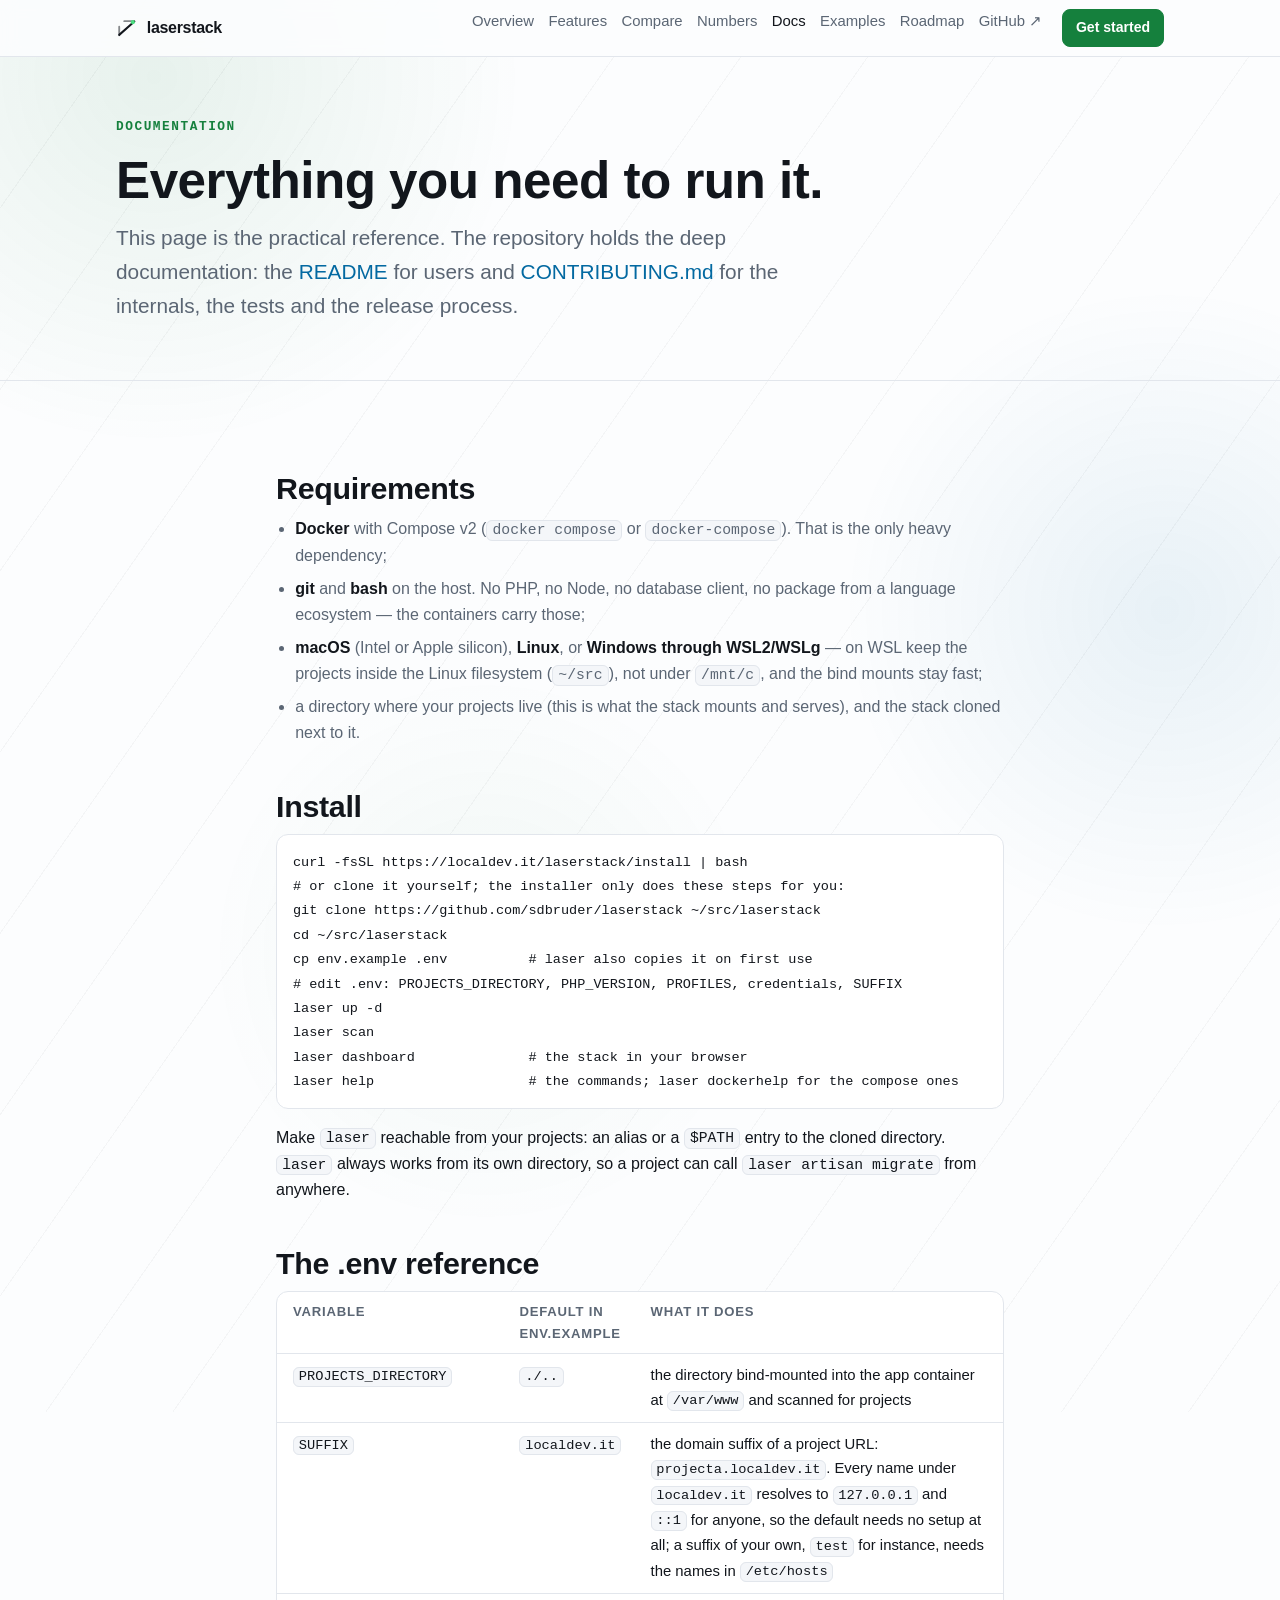
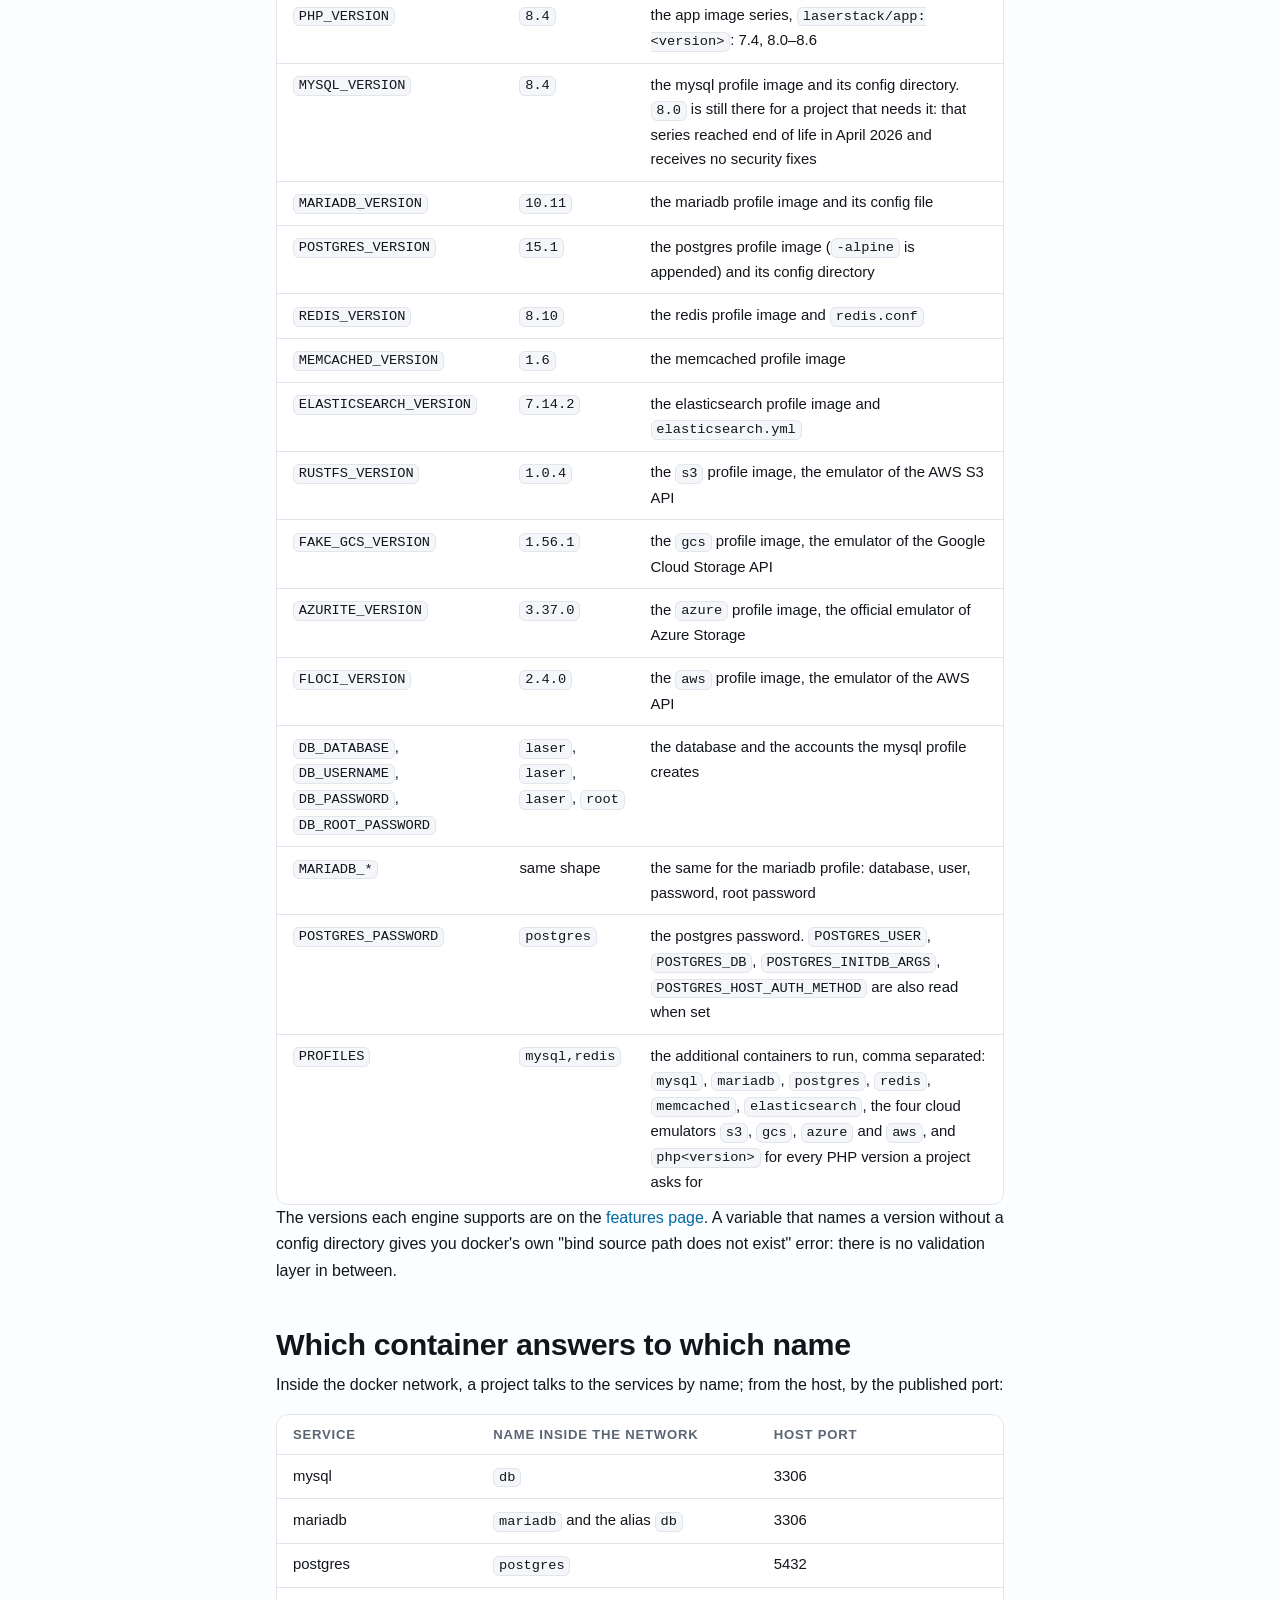
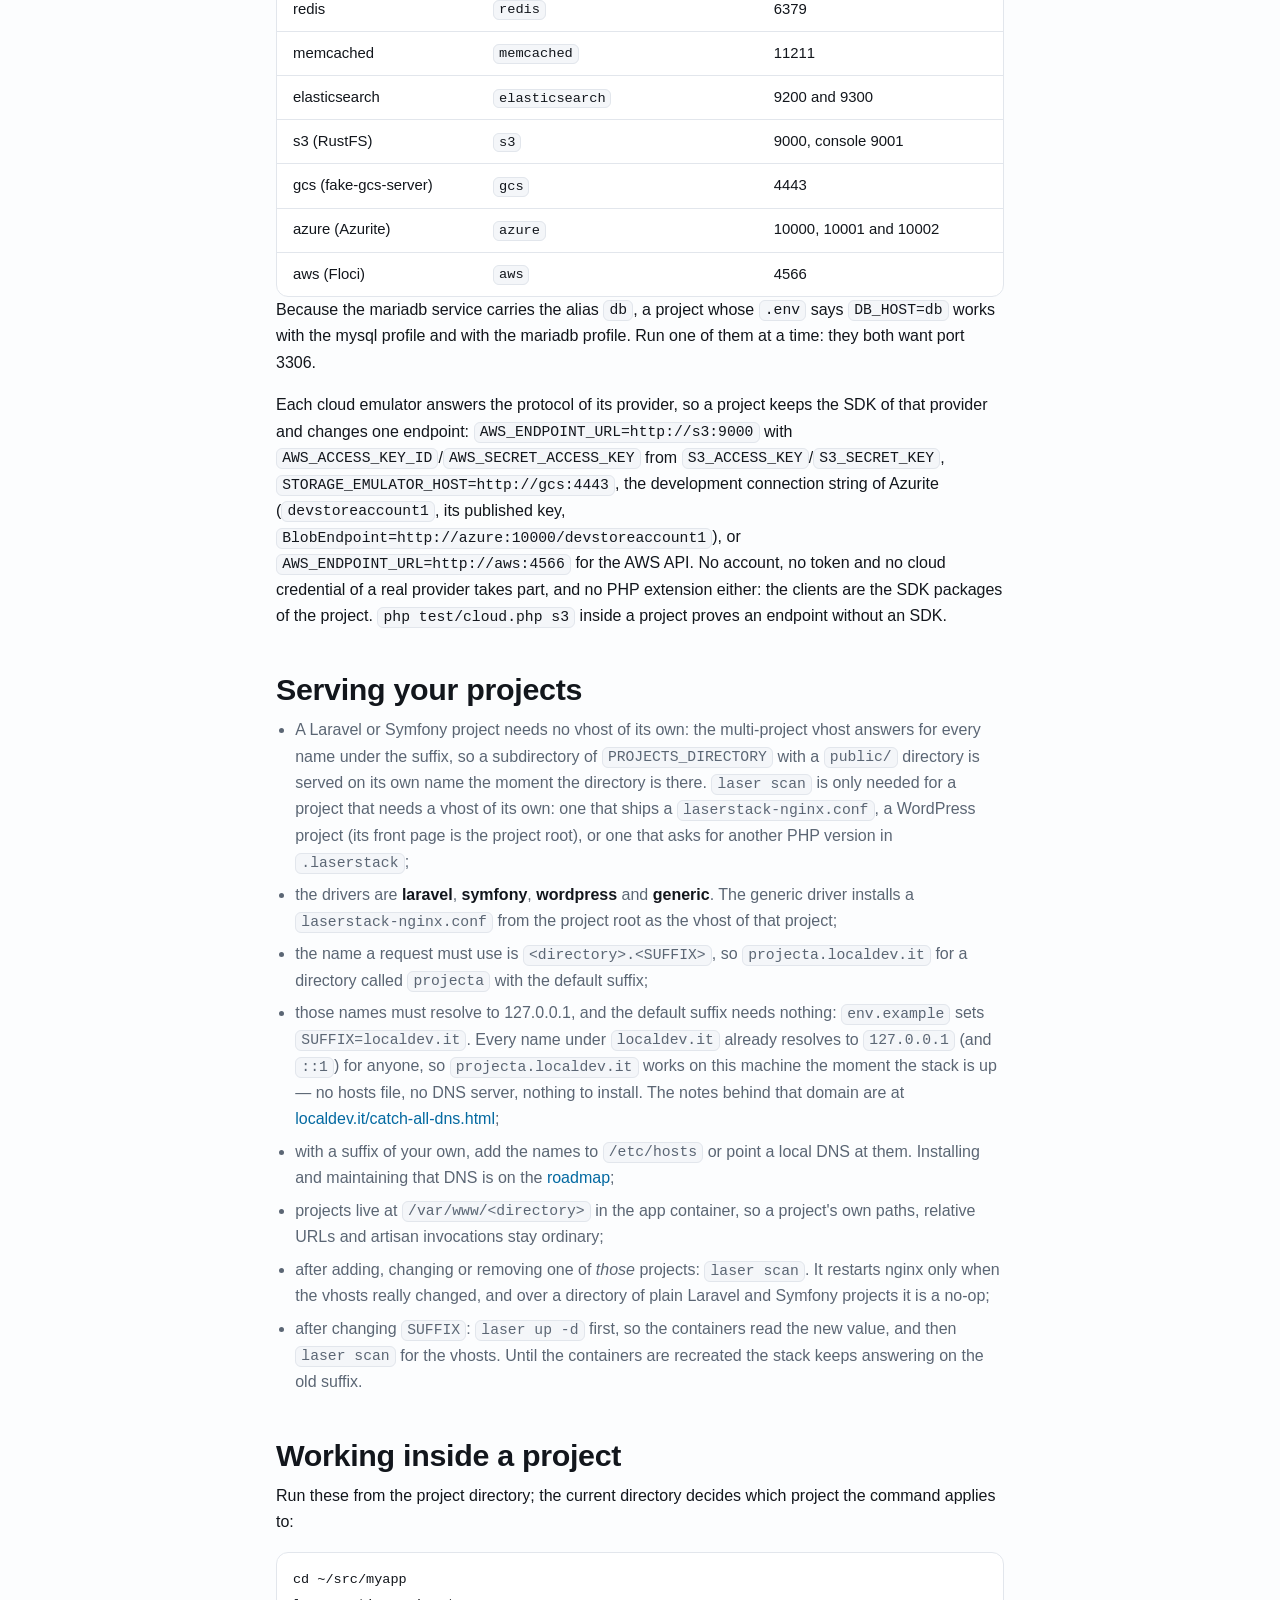
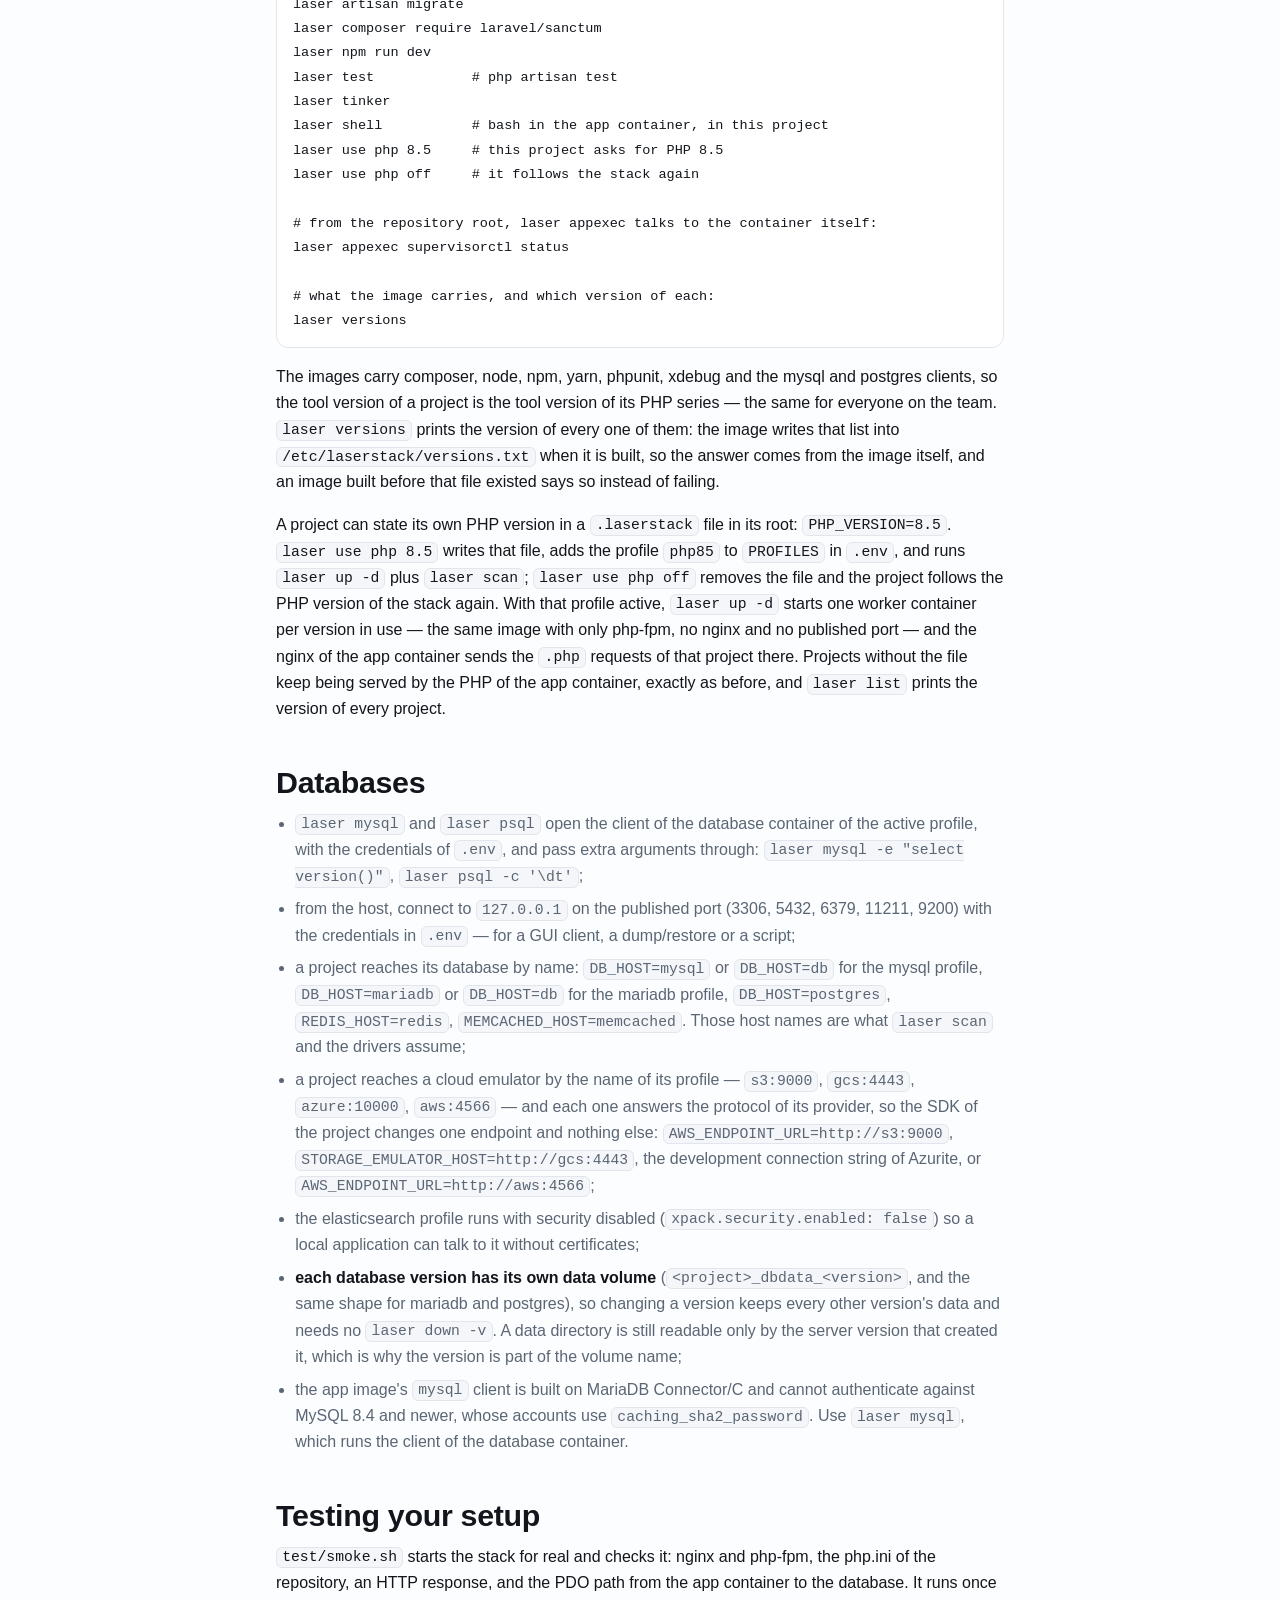
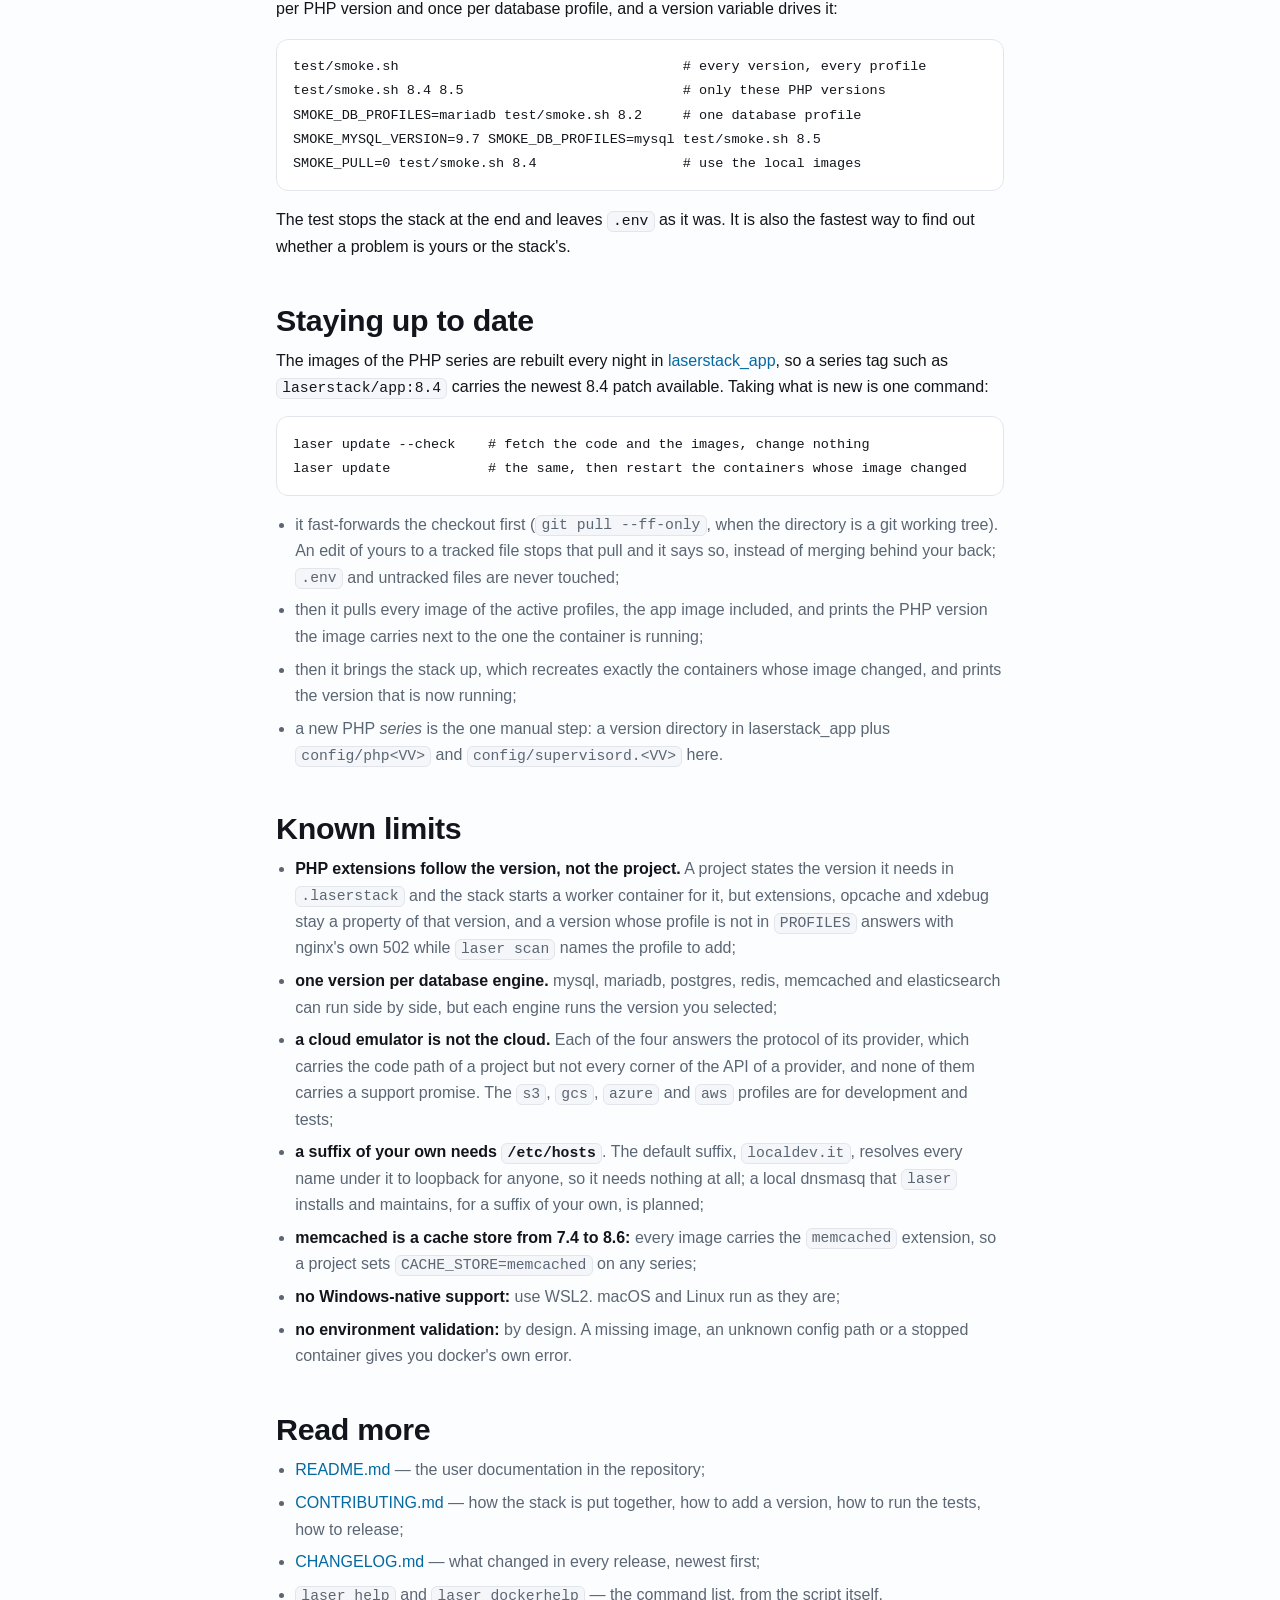
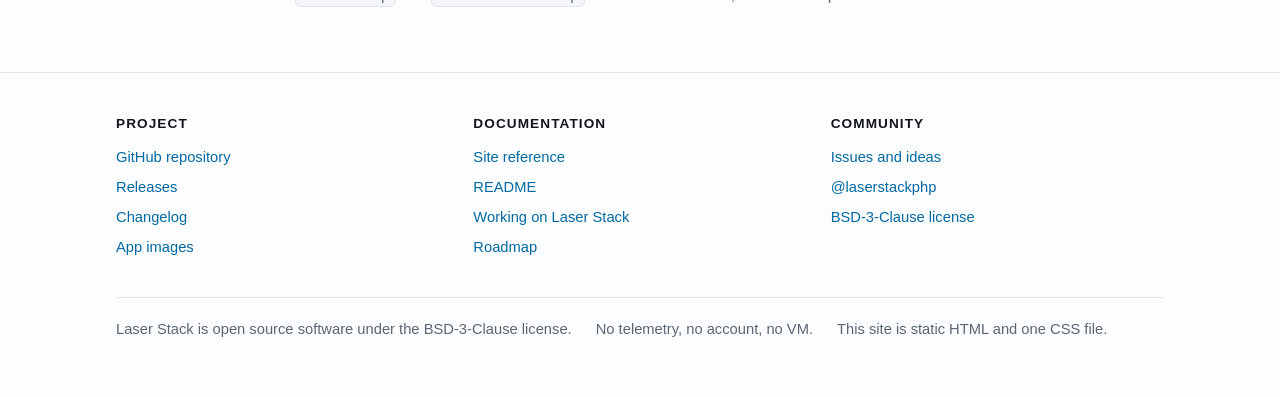
<file: docs/docs.html>
<!doctype html>
<html lang="en">
<head>
<meta charset="utf-8">
<meta name="viewport" content="width=device-width, initial-scale=1">
<title>Documentation — Laser Stack</title>
<meta name="description" content="Laser Stack reference: requirements, the .env variables, profiles and host names, serving projects, working inside a project, databases and known limits.">
<link rel="canonical" href="https://localdev.it/laserstack/docs.html">
<meta property="og:type" content="article">
<meta property="og:title" content="Documentation — Laser Stack">
<meta property="og:description" content="The .env reference, profiles, host names, project commands, databases and the known limits.">
<meta property="og:image" content="https://localdev.it/laserstack/og.png">
<meta name="twitter:card" content="summary_large_image">
<meta name="theme-color" content="#0a0c10">
<link rel="icon" href="data:image/svg+xml,%3Csvg xmlns='http://www.w3.org/2000/svg' viewBox='0 0 24 24'%3E%3Crect width='24' height='24' rx='5' fill='%230a0c10'/%3E%3Cpath d='M4 19 L20 5' stroke='%234ade80' stroke-width='2.4' stroke-linecap='round'/%3E%3C/svg%3E">
<link rel="stylesheet" href="style.css">
</head>
<body>
<header class="site"><div class="wrap">
  <a class="brand" href="./"><svg width="22" height="22" viewBox="0 0 24 24" fill="none" aria-hidden="true"><path d="M3.5 19.5 L20 5" stroke="currentColor" stroke-width="2.2" stroke-linecap="round"/><path d="M9 4.5h11M3.5 20v-9.5" stroke="currentColor" stroke-width="2" stroke-linecap="round" opacity=".5"/><circle cx="18.4" cy="5.6" r="2.2" fill="#4ade80"/></svg>laserstack</a>
  <nav class="site">
    <a href="./">Overview</a><a href="features.html">Features</a><a href="compare.html">Compare</a><a href="benchmarks.html">Numbers</a><a href="docs.html" aria-current="page">Docs</a><a href="examples.html">Examples</a><a href="roadmap.html">Roadmap</a><a href="https://github.com/sdbruder/laserstack">GitHub ↗</a>
    <a class="btn primary nav-cta" href="index.html#quickstart">Get started</a>
  </nav>
</div></header>

<main>
<section class="hero"><div class="wrap">
  <p class="eyebrow">Documentation</p>
  <h1>Everything you need to run it.</h1>
  <p class="lede">This page is the practical reference. The repository holds the deep documentation: the <a href="https://github.com/sdbruder/laserstack/blob/master/README.md">README</a> for users and <a href="https://github.com/sdbruder/laserstack/blob/master/CONTRIBUTING.md">CONTRIBUTING.md</a> for the internals, the tests and the release process.</p>
</div></section>

<section><div class="wrap prose">
  <h2>Requirements</h2>
  <ul>
    <li><strong>Docker</strong> with Compose v2 (<code>docker compose</code> or <code>docker-compose</code>). That is the only heavy dependency;</li>
    <li><strong>git</strong> and <strong>bash</strong> on the host. No PHP, no Node, no database client, no package from a language ecosystem — the containers carry those;</li>
    <li><strong>macOS</strong> (Intel or Apple silicon), <strong>Linux</strong>, or <strong>Windows through WSL2/WSLg</strong> — on WSL keep the projects inside the Linux filesystem (<code>~/src</code>), not under <code>/mnt/c</code>, and the bind mounts stay fast;</li>
    <li>a directory where your projects live (this is what the stack mounts and serves), and the stack cloned next to it.</li>
  </ul>

  <h2>Install</h2>
  <pre><code>curl -fsSL https://localdev.it/laserstack/install | bash
<span class="out"># or clone it yourself; the installer only does these steps for you:</span>
git clone https://github.com/sdbruder/laserstack ~/src/laserstack
cd ~/src/laserstack
cp env.example .env          <span class="out"># laser also copies it on first use</span>
<span class="out"># edit .env: PROJECTS_DIRECTORY, PHP_VERSION, PROFILES, credentials, SUFFIX</span>
laser up -d
laser scan
laser dashboard              <span class="out"># the stack in your browser</span>
laser help                   <span class="out"># the commands; laser dockerhelp for the compose ones</span></code></pre>
  <p>Make <code>laser</code> reachable from your projects: an alias or a <code>$PATH</code> entry to the cloned directory. <code>laser</code> always works from its own directory, so a project can call <code>laser artisan migrate</code> from anywhere.</p>

  <h2>The .env reference</h2>
  <div class="table-scroll"><table>
    <thead><tr><th>variable</th><th>default in env.example</th><th>what it does</th></tr></thead>
    <tbody>
      <tr><td><code>PROJECTS_DIRECTORY</code></td><td><code>./..</code></td><td>the directory bind-mounted into the app container at <code>/var/www</code> and scanned for projects</td></tr>
      <tr><td><code>SUFFIX</code></td><td><code>localdev.it</code></td><td>the domain suffix of a project URL: <code>projecta.localdev.it</code>. Every name under <code>localdev.it</code> resolves to <code>127.0.0.1</code> and <code>::1</code> for anyone, so the default needs no setup at all; a suffix of your own, <code>test</code> for instance, needs the names in <code>/etc/hosts</code></td></tr>
      <tr><td><code>PHP_VERSION</code></td><td><code>8.4</code></td><td>the app image series, <code>laserstack/app:&lt;version&gt;</code>: 7.4, 8.0–8.6</td></tr>
      <tr><td><code>MYSQL_VERSION</code></td><td><code>8.4</code></td><td>the mysql profile image and its config directory. <code>8.0</code> is still there for a project that needs it: that series reached end of life in April 2026 and receives no security fixes</td></tr>
      <tr><td><code>MARIADB_VERSION</code></td><td><code>10.11</code></td><td>the mariadb profile image and its config file</td></tr>
      <tr><td><code>POSTGRES_VERSION</code></td><td><code>15.1</code></td><td>the postgres profile image (<code>-alpine</code> is appended) and its config directory</td></tr>
      <tr><td><code>REDIS_VERSION</code></td><td><code>8.10</code></td><td>the redis profile image and <code>redis.conf</code></td></tr>
      <tr><td><code>MEMCACHED_VERSION</code></td><td><code>1.6</code></td><td>the memcached profile image</td></tr>
      <tr><td><code>ELASTICSEARCH_VERSION</code></td><td><code>7.14.2</code></td><td>the elasticsearch profile image and <code>elasticsearch.yml</code></td></tr>
      <tr><td><code>RUSTFS_VERSION</code></td><td><code>1.0.4</code></td><td>the <code>s3</code> profile image, the emulator of the AWS S3 API</td></tr>
      <tr><td><code>FAKE_GCS_VERSION</code></td><td><code>1.56.1</code></td><td>the <code>gcs</code> profile image, the emulator of the Google Cloud Storage API</td></tr>
      <tr><td><code>AZURITE_VERSION</code></td><td><code>3.37.0</code></td><td>the <code>azure</code> profile image, the official emulator of Azure Storage</td></tr>
      <tr><td><code>FLOCI_VERSION</code></td><td><code>2.4.0</code></td><td>the <code>aws</code> profile image, the emulator of the AWS API</td></tr>
      <tr><td><code>DB_DATABASE</code>, <code>DB_USERNAME</code>, <code>DB_PASSWORD</code>, <code>DB_ROOT_PASSWORD</code></td><td><code>laser</code>, <code>laser</code>, <code>laser</code>, <code>root</code></td><td>the database and the accounts the mysql profile creates</td></tr>
      <tr><td><code>MARIADB_*</code></td><td>same shape</td><td>the same for the mariadb profile: database, user, password, root password</td></tr>
      <tr><td><code>POSTGRES_PASSWORD</code></td><td><code>postgres</code></td><td>the postgres password. <code>POSTGRES_USER</code>, <code>POSTGRES_DB</code>, <code>POSTGRES_INITDB_ARGS</code>, <code>POSTGRES_HOST_AUTH_METHOD</code> are also read when set</td></tr>
      <tr><td><code>PROFILES</code></td><td><code>mysql,redis</code></td><td>the additional containers to run, comma separated: <code>mysql</code>, <code>mariadb</code>, <code>postgres</code>, <code>redis</code>, <code>memcached</code>, <code>elasticsearch</code>, the four cloud emulators <code>s3</code>, <code>gcs</code>, <code>azure</code> and <code>aws</code>, and <code>php&lt;version&gt;</code> for every PHP version a project asks for</td></tr>
    </tbody>
  </table></div>
  <p>The versions each engine supports are on the <a href="features.html#versions-are-variables">features page</a>. A variable that names a version without a config directory gives you docker's own "bind source path does not exist" error: there is no validation layer in between.</p>

  <h2>Which container answers to which name</h2>
  <p>Inside the docker network, a project talks to the services by name; from the host, by the published port:</p>
  <div class="table-scroll"><table>
    <thead><tr><th>service</th><th>name inside the network</th><th>host port</th></tr></thead>
    <tbody>
      <tr><td>mysql</td><td><code>db</code></td><td>3306</td></tr>
      <tr><td>mariadb</td><td><code>mariadb</code> and the alias <code>db</code></td><td>3306</td></tr>
      <tr><td>postgres</td><td><code>postgres</code></td><td>5432</td></tr>
      <tr><td>redis</td><td><code>redis</code></td><td>6379</td></tr>
      <tr><td>memcached</td><td><code>memcached</code></td><td>11211</td></tr>
      <tr><td>elasticsearch</td><td><code>elasticsearch</code></td><td>9200 and 9300</td></tr>
      <tr><td>s3 (RustFS)</td><td><code>s3</code></td><td>9000, console 9001</td></tr>
      <tr><td>gcs (fake-gcs-server)</td><td><code>gcs</code></td><td>4443</td></tr>
      <tr><td>azure (Azurite)</td><td><code>azure</code></td><td>10000, 10001 and 10002</td></tr>
      <tr><td>aws (Floci)</td><td><code>aws</code></td><td>4566</td></tr>
    </tbody>
  </table></div>
  <p>Because the mariadb service carries the alias <code>db</code>, a project whose <code>.env</code> says <code>DB_HOST=db</code> works with the mysql profile and with the mariadb profile. Run one of them at a time: they both want port 3306.</p>
  <p>Each cloud emulator answers the protocol of its provider, so a project keeps the SDK of that provider and changes one endpoint: <code>AWS_ENDPOINT_URL=http://s3:9000</code> with <code>AWS_ACCESS_KEY_ID</code>/<code>AWS_SECRET_ACCESS_KEY</code> from <code>S3_ACCESS_KEY</code>/<code>S3_SECRET_KEY</code>, <code>STORAGE_EMULATOR_HOST=http://gcs:4443</code>, the development connection string of Azurite (<code>devstoreaccount1</code>, its published key, <code>BlobEndpoint=http://azure:10000/devstoreaccount1</code>), or <code>AWS_ENDPOINT_URL=http://aws:4566</code> for the AWS API. No account, no token and no cloud credential of a real provider takes part, and no PHP extension either: the clients are the SDK packages of the project. <code>php test/cloud.php s3</code> inside a project proves an endpoint without an SDK.</p>

  <h2>Serving your projects</h2>
  <ul>
    <li>A Laravel or Symfony project needs no vhost of its own: the multi-project vhost answers for every name under the suffix, so a subdirectory of <code>PROJECTS_DIRECTORY</code> with a <code>public/</code> directory is served on its own name the moment the directory is there. <code>laser scan</code> is only needed for a project that needs a vhost of its own: one that ships a <code>laserstack-nginx.conf</code>, a WordPress project (its front page is the project root), or one that asks for another PHP version in <code>.laserstack</code>;</li>
    <li>the drivers are <strong>laravel</strong>, <strong>symfony</strong>, <strong>wordpress</strong> and <strong>generic</strong>. The generic driver installs a <code>laserstack-nginx.conf</code> from the project root as the vhost of that project;</li>
    <li>the name a request must use is <code>&lt;directory&gt;.&lt;SUFFIX&gt;</code>, so <code>projecta.localdev.it</code> for a directory called <code>projecta</code> with the default suffix;</li>
    <li>those names must resolve to 127.0.0.1, and the default suffix needs nothing: <code>env.example</code> sets <code>SUFFIX=localdev.it</code>. Every name under <code>localdev.it</code> already resolves to <code>127.0.0.1</code> (and <code>::1</code>) for anyone, so <code>projecta.localdev.it</code> works on this machine the moment the stack is up — no hosts file, no DNS server, nothing to install. The notes behind that domain are at <a href="https://localdev.it/catch-all-dns.html">localdev.it/catch-all-dns.html</a>;</li>
    <li>with a suffix of your own, add the names to <code>/etc/hosts</code> or point a local DNS at them. Installing and maintaining that DNS is on the <a href="roadmap.html">roadmap</a>;</li>
    <li>projects live at <code>/var/www/&lt;directory&gt;</code> in the app container, so a project's own paths, relative URLs and artisan invocations stay ordinary;</li>
    <li>after adding, changing or removing one of <em>those</em> projects: <code>laser scan</code>. It restarts nginx only when the vhosts really changed, and over a directory of plain Laravel and Symfony projects it is a no-op;</li>
    <li>after changing <code>SUFFIX</code>: <code>laser up -d</code> first, so the containers read the new value, and then <code>laser scan</code> for the vhosts. Until the containers are recreated the stack keeps answering on the old suffix.</li>
  </ul>

  <h2>Working inside a project</h2>
  <p>Run these from the project directory; the current directory decides which project the command applies to:</p>
  <pre><code>cd ~/src/myapp
laser artisan migrate
laser composer require laravel/sanctum
laser npm run dev
laser test            <span class="out"># php artisan test</span>
laser tinker
laser shell           <span class="out"># bash in the app container, in this project</span>
laser use php 8.5     <span class="out"># this project asks for PHP 8.5</span>
laser use php off     <span class="out"># it follows the stack again</span>

<span class="out"># from the repository root, laser appexec talks to the container itself:</span>
laser appexec supervisorctl status

<span class="out"># what the image carries, and which version of each:</span>
laser versions</code></pre>
  <p>The images carry composer, node, npm, yarn, phpunit, xdebug and the mysql and postgres clients, so the tool version of a project is the tool version of its PHP series — the same for everyone on the team. <code>laser versions</code> prints the version of every one of them: the image writes that list into <code>/etc/laserstack/versions.txt</code> when it is built, so the answer comes from the image itself, and an image built before that file existed says so instead of failing.</p>
  <p>A project can state its own PHP version in a <code>.laserstack</code> file in its root: <code>PHP_VERSION=8.5</code>. <code>laser use php 8.5</code> writes that file, adds the profile <code>php85</code> to <code>PROFILES</code> in <code>.env</code>, and runs <code>laser up -d</code> plus <code>laser scan</code>; <code>laser use php off</code> removes the file and the project follows the PHP version of the stack again. With that profile active, <code>laser up -d</code> starts one worker container per version in use — the same image with only php-fpm, no nginx and no published port — and the nginx of the app container sends the <code>.php</code> requests of that project there. Projects without the file keep being served by the PHP of the app container, exactly as before, and <code>laser list</code> prints the version of every project.</p>

  <h2>Databases</h2>
  <ul>
    <li><code>laser mysql</code> and <code>laser psql</code> open the client of the database container of the active profile, with the credentials of <code>.env</code>, and pass extra arguments through: <code>laser mysql -e "select version()"</code>, <code>laser psql -c '\dt'</code>;</li>
    <li>from the host, connect to <code>127.0.0.1</code> on the published port (3306, 5432, 6379, 11211, 9200) with the credentials in <code>.env</code> — for a GUI client, a dump/restore or a script;</li>
    <li>a project reaches its database by name: <code>DB_HOST=mysql</code> or <code>DB_HOST=db</code> for the mysql profile, <code>DB_HOST=mariadb</code> or <code>DB_HOST=db</code> for the mariadb profile, <code>DB_HOST=postgres</code>, <code>REDIS_HOST=redis</code>, <code>MEMCACHED_HOST=memcached</code>. Those host names are what <code>laser scan</code> and the drivers assume;</li>
    <li>a project reaches a cloud emulator by the name of its profile — <code>s3:9000</code>, <code>gcs:4443</code>, <code>azure:10000</code>, <code>aws:4566</code> — and each one answers the protocol of its provider, so the SDK of the project changes one endpoint and nothing else: <code>AWS_ENDPOINT_URL=http://s3:9000</code>, <code>STORAGE_EMULATOR_HOST=http://gcs:4443</code>, the development connection string of Azurite, or <code>AWS_ENDPOINT_URL=http://aws:4566</code>;</li>
    <li>the elasticsearch profile runs with security disabled (<code>xpack.security.enabled: false</code>) so a local application can talk to it without certificates;</li>
    <li><strong>each database version has its own data volume</strong> (<code>&lt;project&gt;_dbdata_&lt;version&gt;</code>, and the same shape for mariadb and postgres), so changing a version keeps every other version's data and needs no <code>laser down -v</code>. A data directory is still readable only by the server version that created it, which is why the version is part of the volume name;</li>
    <li>the app image's <code>mysql</code> client is built on MariaDB Connector/C and cannot authenticate against MySQL 8.4 and newer, whose accounts use <code>caching_sha2_password</code>. Use <code>laser mysql</code>, which runs the client of the database container.</li>
  </ul>

  <h2>Testing your setup</h2>
  <p><code>test/smoke.sh</code> starts the stack for real and checks it: nginx and php-fpm, the php.ini of the repository, an HTTP response, and the PDO path from the app container to the database. It runs once per PHP version and once per database profile, and a version variable drives it:</p>
  <pre><code>test/smoke.sh                                   <span class="out"># every version, every profile</span>
test/smoke.sh 8.4 8.5                           <span class="out"># only these PHP versions</span>
SMOKE_DB_PROFILES=mariadb test/smoke.sh 8.2     <span class="out"># one database profile</span>
SMOKE_MYSQL_VERSION=9.7 SMOKE_DB_PROFILES=mysql test/smoke.sh 8.5
SMOKE_PULL=0 test/smoke.sh 8.4                  <span class="out"># use the local images</span></code></pre>
  <p>The test stops the stack at the end and leaves <code>.env</code> as it was. It is also the fastest way to find out whether a problem is yours or the stack's.</p>

  <h2>Staying up to date</h2>
  <p>The images of the PHP series are rebuilt every night in <a href="https://github.com/sdbruder/laserstack_app">laserstack_app</a>, so a series tag such as <code>laserstack/app:8.4</code> carries the newest 8.4 patch available. Taking what is new is one command:</p>
  <pre><code>laser update --check    <span class="out"># fetch the code and the images, change nothing</span>
laser update            <span class="out"># the same, then restart the containers whose image changed</span></code></pre>
  <ul>
    <li>it fast-forwards the checkout first (<code>git pull --ff-only</code>, when the directory is a git working tree). An edit of yours to a tracked file stops that pull and it says so, instead of merging behind your back; <code>.env</code> and untracked files are never touched;</li>
    <li>then it pulls every image of the active profiles, the app image included, and prints the PHP version the image carries next to the one the container is running;</li>
    <li>then it brings the stack up, which recreates exactly the containers whose image changed, and prints the version that is now running;</li>
    <li>a new PHP <em>series</em> is the one manual step: a version directory in laserstack_app plus <code>config/php&lt;VV&gt;</code> and <code>config/supervisord.&lt;VV&gt;</code> here.</li>
  </ul>

  <h2>Known limits</h2>
  <ul>
    <li><strong>PHP extensions follow the version, not the project.</strong> A project states the version it needs in <code>.laserstack</code> and the stack starts a worker container for it, but extensions, opcache and xdebug stay a property of that version, and a version whose profile is not in <code>PROFILES</code> answers with nginx's own 502 while <code>laser scan</code> names the profile to add;</li>
    <li><strong>one version per database engine.</strong> mysql, mariadb, postgres, redis, memcached and elasticsearch can run side by side, but each engine runs the version you selected;</li>
    <li><strong>a cloud emulator is not the cloud.</strong> Each of the four answers the protocol of its provider, which carries the code path of a project but not every corner of the API of a provider, and none of them carries a support promise. The <code>s3</code>, <code>gcs</code>, <code>azure</code> and <code>aws</code> profiles are for development and tests;</li>
    <li><strong>a suffix of your own needs <code>/etc/hosts</code></strong>. The default suffix, <code>localdev.it</code>, resolves every name under it to loopback for anyone, so it needs nothing at all; a local dnsmasq that <code>laser</code> installs and maintains, for a suffix of your own, is planned;</li>
    <li><strong>memcached is a cache store from 7.4 to 8.6:</strong> every image carries the <code>memcached</code> extension, so a project sets <code>CACHE_STORE=memcached</code> on any series;</li>
    <li><strong>no Windows-native support:</strong> use WSL2. macOS and Linux run as they are;</li>
    <li><strong>no environment validation:</strong> by design. A missing image, an unknown config path or a stopped container gives you docker's own error.</li>
  </ul>

  <h2>Read more</h2>
  <ul>
    <li><a href="https://github.com/sdbruder/laserstack/blob/master/README.md">README.md</a> — the user documentation in the repository;</li>
    <li><a href="https://github.com/sdbruder/laserstack/blob/master/CONTRIBUTING.md">CONTRIBUTING.md</a> — how the stack is put together, how to add a version, how to run the tests, how to release;</li>
    <li><a href="https://github.com/sdbruder/laserstack/blob/master/CHANGELOG.md">CHANGELOG.md</a> — what changed in every release, newest first;</li>
    <li><code>laser help</code> and <code>laser dockerhelp</code> — the command list, from the script itself.</li>
  </ul>
</div></section>
</main>

<footer class="site"><div class="wrap">
  <div class="cols">
    <div><h4>Project</h4><ul>
      <li><a href="https://github.com/sdbruder/laserstack">GitHub repository</a></li>
      <li><a href="https://github.com/sdbruder/laserstack/releases">Releases</a></li>
      <li><a href="https://github.com/sdbruder/laserstack/blob/master/CHANGELOG.md">Changelog</a></li>
      <li><a href="https://github.com/sdbruder/laserstack_app">App images</a></li>
    </ul></div>
    <div><h4>Documentation</h4><ul>
      <li><a href="docs.html">Site reference</a></li>
      <li><a href="https://github.com/sdbruder/laserstack/blob/master/README.md">README</a></li>
      <li><a href="https://github.com/sdbruder/laserstack/blob/master/CONTRIBUTING.md">Working on Laser Stack</a></li>
      <li><a href="roadmap.html">Roadmap</a></li>
    </ul></div>
    <div><h4>Community</h4><ul>
      <li><a href="https://github.com/sdbruder/laserstack/issues">Issues and ideas</a></li>
      <li><a href="https://twitter.com/laserstackphp">@laserstackphp</a></li>
      <li><a href="https://github.com/sdbruder/laserstack/blob/master/LICENSE.md">BSD-3-Clause license</a></li>
    </ul></div>
  </div>
  <div class="fine"><span>Laser Stack is open source software under the BSD-3-Clause license.</span><span>No telemetry, no account, no VM.</span><span>This site is static HTML and one CSS file.</span></div>
</div></footer>
</body>
</html>
</file>
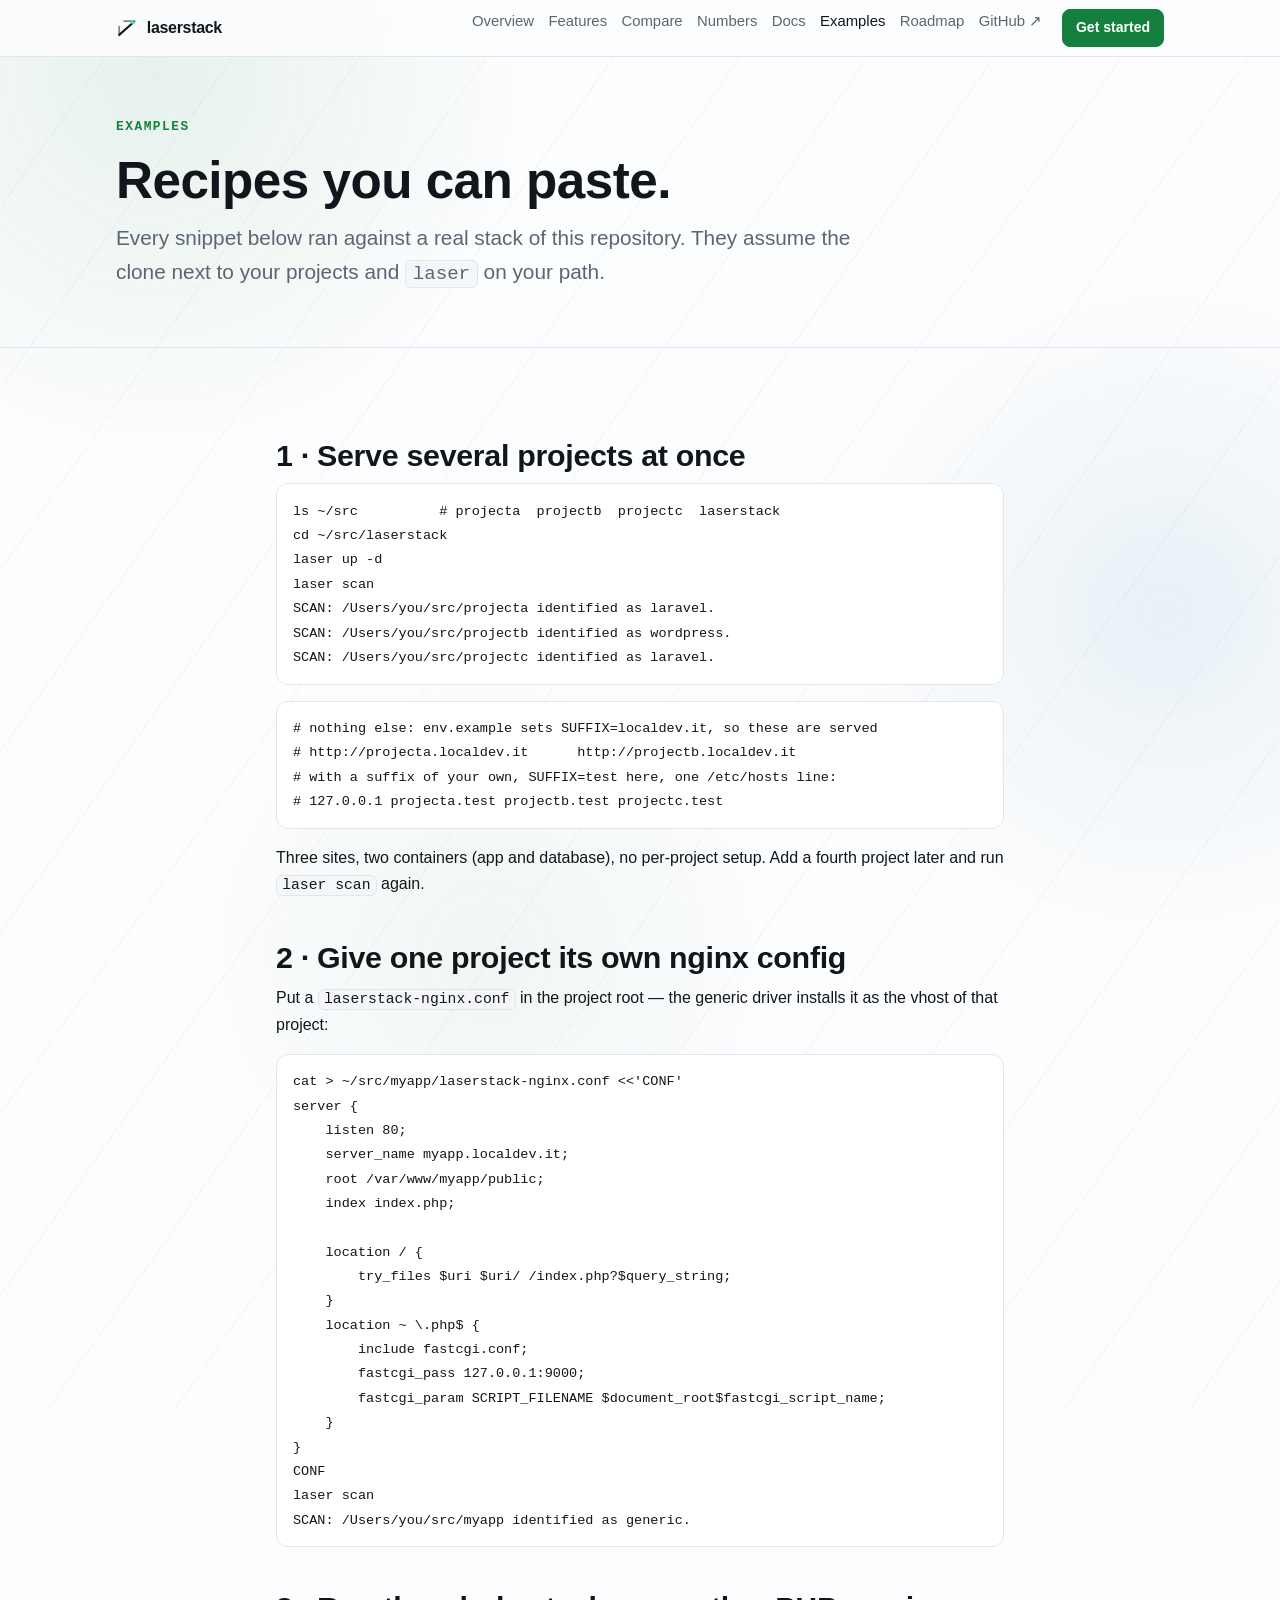
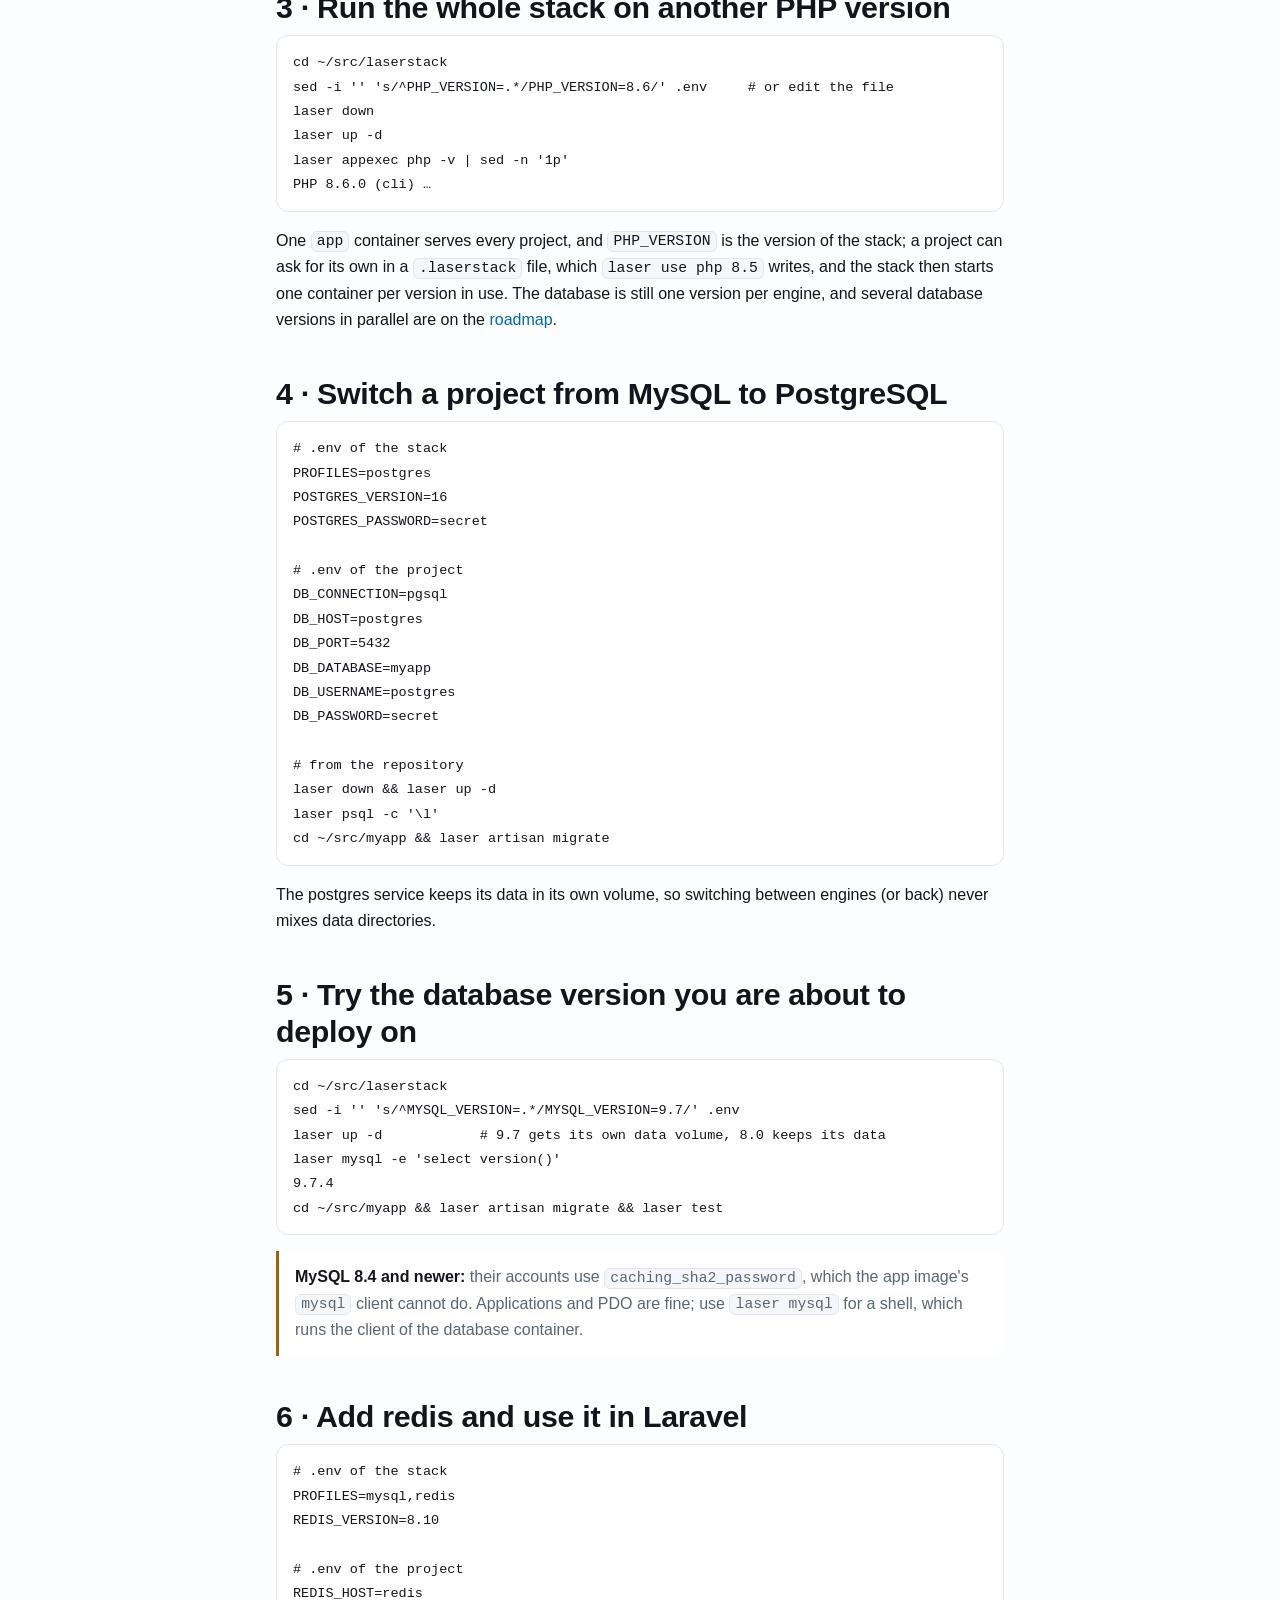
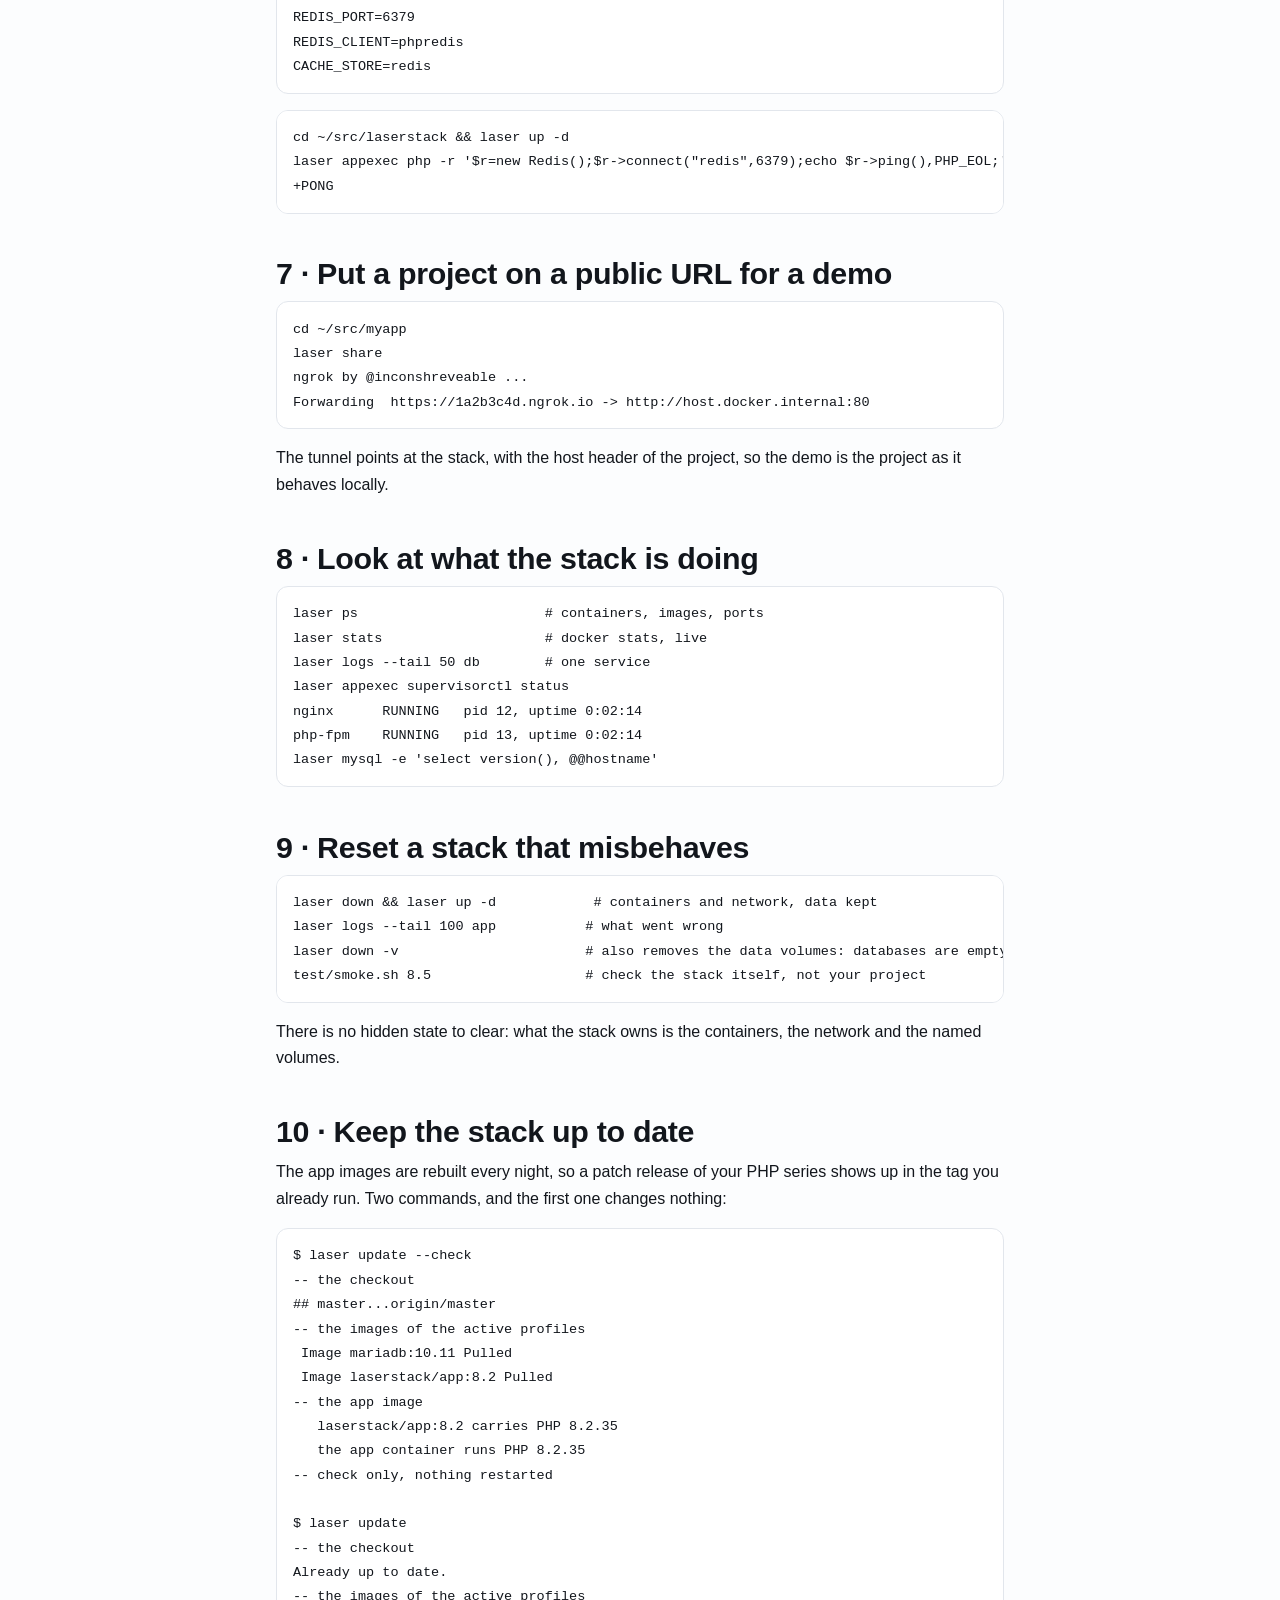
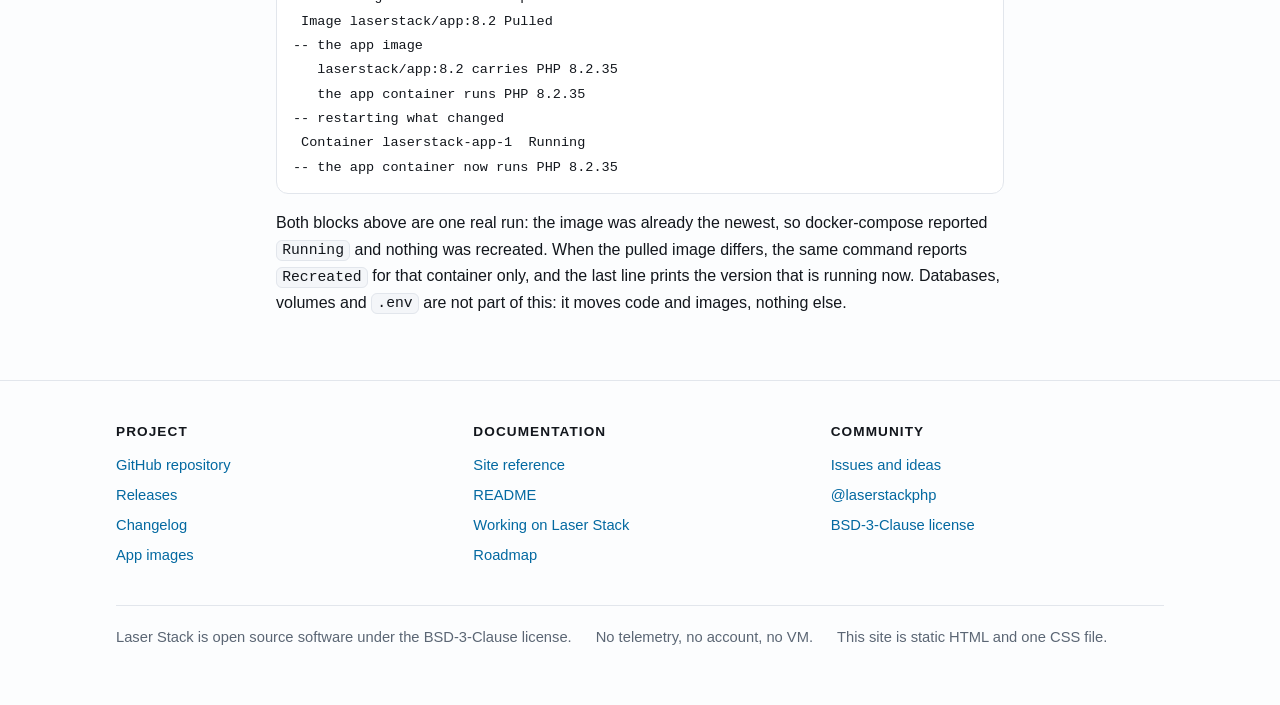
<file: docs/examples.html>
<!doctype html>
<html lang="en">
<head>
<meta charset="utf-8">
<meta name="viewport" content="width=device-width, initial-scale=1">
<title>Examples — Laser Stack</title>
<meta name="description" content="Copy-paste recipes for Laser Stack: many projects at once, a custom vhost, another PHP version, another database, another database version, redis, sharing and inspecting the stack.">
<link rel="canonical" href="https://localdev.it/laserstack/examples.html">
<meta property="og:type" content="article">
<meta property="og:title" content="Examples — Laser Stack">
<meta property="og:description" content="Copy-paste recipes for Laser Stack: many projects at once, a custom vhost, another PHP version, another database, another database version, redis, sharing and inspecting the stack.">
<meta property="og:image" content="https://localdev.it/laserstack/og.png">
<meta name="twitter:card" content="summary_large_image">
<meta name="theme-color" content="#0a0c10">
<link rel="icon" href="data:image/svg+xml,%3Csvg xmlns='http://www.w3.org/2000/svg' viewBox='0 0 24 24'%3E%3Crect width='24' height='24' rx='5' fill='%230a0c10'/%3E%3Cpath d='M4 19 L20 5' stroke='%234ade80' stroke-width='2.4' stroke-linecap='round'/%3E%3C/svg%3E">
<link rel="stylesheet" href="style.css">
</head>
<body>
<header class="site"><div class="wrap">
  <a class="brand" href="./"><svg width="22" height="22" viewBox="0 0 24 24" fill="none" aria-hidden="true"><path d="M3.5 19.5 L20 5" stroke="currentColor" stroke-width="2.2" stroke-linecap="round"/><path d="M9 4.5h11M3.5 20v-9.5" stroke="currentColor" stroke-width="2" stroke-linecap="round" opacity=".5"/><circle cx="18.4" cy="5.6" r="2.2" fill="#4ade80"/></svg>laserstack</a>
  <nav class="site">
    <a href="./">Overview</a><a href="features.html">Features</a><a href="compare.html">Compare</a><a href="benchmarks.html">Numbers</a><a href="docs.html">Docs</a><a href="examples.html" aria-current="page">Examples</a><a href="roadmap.html">Roadmap</a><a href="https://github.com/sdbruder/laserstack">GitHub ↗</a>
    <a class="btn primary nav-cta" href="index.html#quickstart">Get started</a>
  </nav>
</div></header>

<main>
<section class="hero"><div class="wrap">
  <p class="eyebrow">Examples</p>
  <h1>Recipes you can paste.</h1>
  <p class="lede">Every snippet below ran against a real stack of this repository. They assume the clone next to your projects and <code>laser</code> on your path.</p>
</div></section>

<section><div class="wrap prose">
  <h2>1 · Serve several projects at once</h2>
  <pre><code>ls ~/src          <span class="out"># projecta  projectb  projectc  laserstack</span>
cd ~/src/laserstack
laser up -d
laser scan
<span class="out">SCAN: /Users/you/src/projecta identified as laravel.</span>
<span class="out">SCAN: /Users/you/src/projectb identified as wordpress.</span>
<span class="out">SCAN: /Users/you/src/projectc identified as laravel.</span></code></pre>
  <pre><code><span class="out"># nothing else: env.example sets SUFFIX=localdev.it, so these are served</span>
# http://projecta.localdev.it      http://projectb.localdev.it
<span class="out"># with a suffix of your own, SUFFIX=test here, one /etc/hosts line:</span>
# 127.0.0.1 projecta.test projectb.test projectc.test</code></pre>
  <p>Three sites, two containers (app and database), no per-project setup. Add a fourth project later and run <code>laser scan</code> again.</p>

  <h2>2 · Give one project its own nginx config</h2>
  <p>Put a <code>laserstack-nginx.conf</code> in the project root — the generic driver installs it as the vhost of that project:</p>
  <pre><code>cat &gt; ~/src/myapp/laserstack-nginx.conf &lt;&lt;'CONF'
server {
    listen 80;
    server_name myapp.localdev.it;
    root /var/www/myapp/public;
    index index.php;

    location / {
        try_files $uri $uri/ /index.php?$query_string;
    }
    location ~ \.php$ {
        include fastcgi.conf;
        fastcgi_pass 127.0.0.1:9000;
        fastcgi_param SCRIPT_FILENAME $document_root$fastcgi_script_name;
    }
}
CONF
laser scan
<span class="out">SCAN: /Users/you/src/myapp identified as generic.</span></code></pre>

  <h2>3 · Run the whole stack on another PHP version</h2>
  <pre><code>cd ~/src/laserstack
sed -i '' 's/^PHP_VERSION=.*/PHP_VERSION=8.6/' .env     <span class="out"># or edit the file</span>
laser down
laser up -d
laser appexec php -v | sed -n '1p'
<span class="out">PHP 8.6.0 (cli) …</span></code></pre>
  <p>One <code>app</code> container serves every project, and <code>PHP_VERSION</code> is the version of the stack; a project can ask for its own in a <code>.laserstack</code> file, which <code>laser use php 8.5</code> writes, and the stack then starts one container per version in use. The database is still one version per engine, and several database versions in parallel are on the <a href="roadmap.html">roadmap</a>.</p>

  <h2>4 · Switch a project from MySQL to PostgreSQL</h2>
  <pre><code><span class="out"># .env of the stack</span>
PROFILES=postgres
POSTGRES_VERSION=16
POSTGRES_PASSWORD=secret

<span class="out"># .env of the project</span>
DB_CONNECTION=pgsql
DB_HOST=postgres
DB_PORT=5432
DB_DATABASE=myapp
DB_USERNAME=postgres
DB_PASSWORD=secret

<span class="out"># from the repository</span>
laser down &amp;&amp; laser up -d
laser psql -c '\l'
cd ~/src/myapp &amp;&amp; laser artisan migrate</code></pre>
  <p>The postgres service keeps its data in its own volume, so switching between engines (or back) never mixes data directories.</p>

  <h2>5 · Try the database version you are about to deploy on</h2>
  <pre><code>cd ~/src/laserstack
sed -i '' 's/^MYSQL_VERSION=.*/MYSQL_VERSION=9.7/' .env
laser up -d            <span class="out"># 9.7 gets its own data volume, 8.0 keeps its data</span>
laser mysql -e 'select version()'
<span class="out">9.7.4</span>
cd ~/src/myapp &amp;&amp; laser artisan migrate &amp;&amp; laser test</code></pre>
  <div class="note"><strong>MySQL 8.4 and newer:</strong> their accounts use <code>caching_sha2_password</code>, which the app image's <code>mysql</code> client cannot do. Applications and PDO are fine; use <code>laser mysql</code> for a shell, which runs the client of the database container.</div>

  <h2>6 · Add redis and use it in Laravel</h2>
  <pre><code><span class="out"># .env of the stack</span>
PROFILES=mysql,redis
REDIS_VERSION=8.10

<span class="out"># .env of the project</span>
REDIS_HOST=redis
REDIS_PORT=6379
REDIS_CLIENT=phpredis
CACHE_STORE=redis</code></pre>
  <pre><code>cd ~/src/laserstack &amp;&amp; laser up -d
laser appexec php -r '$r=new Redis();$r->connect("redis",6379);echo $r->ping(),PHP_EOL;'
<span class="out">+PONG</span></code></pre>

  <h2>7 · Put a project on a public URL for a demo</h2>
  <pre><code>cd ~/src/myapp
laser share
<span class="out">ngrok by @inconshreveable ...</span>
<span class="out">Forwarding  https://1a2b3c4d.ngrok.io -&gt; http://host.docker.internal:80</span></code></pre>
  <p>The tunnel points at the stack, with the host header of the project, so the demo is the project as it behaves locally.</p>

  <h2>8 · Look at what the stack is doing</h2>
  <pre><code>laser ps                       <span class="out"># containers, images, ports</span>
laser stats                    <span class="out"># docker stats, live</span>
laser logs --tail 50 db        <span class="out"># one service</span>
laser appexec supervisorctl status
<span class="out">nginx      RUNNING   pid 12, uptime 0:02:14</span>
<span class="out">php-fpm    RUNNING   pid 13, uptime 0:02:14</span>
laser mysql -e 'select version(), @@hostname'</code></pre>

  <h2>9 · Reset a stack that misbehaves</h2>
  <pre><code>laser down &amp;&amp; laser up -d            <span class="out"># containers and network, data kept</span>
laser logs --tail 100 app           <span class="out"># what went wrong</span>
laser down -v                       <span class="out"># also removes the data volumes: databases are empty after this</span>
test/smoke.sh 8.5                   <span class="out"># check the stack itself, not your project</span></code></pre>
  <p>There is no hidden state to clear: what the stack owns is the containers, the network and the named volumes.</p>

  <h2>10 · Keep the stack up to date</h2>
  <p>The app images are rebuilt every night, so a patch release of your PHP series shows up in the tag you already run. Two commands, and the first one changes nothing:</p>
  <pre><code>$ laser update --check
-- the checkout
## master...origin/master
-- the images of the active profiles
 Image mariadb:10.11 Pulled
 Image laserstack/app:8.2 Pulled
-- the app image
   laserstack/app:8.2 carries PHP 8.2.35
   the app container runs PHP 8.2.35
-- check only, nothing restarted

$ laser update
<span class="out">-- the checkout
Already up to date.
-- the images of the active profiles
 Image laserstack/app:8.2 Pulled
-- the app image
   laserstack/app:8.2 carries PHP 8.2.35
   the app container runs PHP 8.2.35
-- restarting what changed
 Container laserstack-app-1  Running
-- the app container now runs PHP 8.2.35</span></code></pre>
  <p>Both blocks above are one real run: the image was already the newest, so docker-compose reported <code>Running</code> and nothing was recreated. When the pulled image differs, the same command reports <code>Recreated</code> for that container only, and the last line prints the version that is running now. Databases, volumes and <code>.env</code> are not part of this: it moves code and images, nothing else.</p>
</div></section>
</main>
<footer class="site"><div class="wrap">
  <div class="cols">
    <div><h4>Project</h4><ul>
      <li><a href="https://github.com/sdbruder/laserstack">GitHub repository</a></li>
      <li><a href="https://github.com/sdbruder/laserstack/releases">Releases</a></li>
      <li><a href="https://github.com/sdbruder/laserstack/blob/master/CHANGELOG.md">Changelog</a></li>
      <li><a href="https://github.com/sdbruder/laserstack_app">App images</a></li>
    </ul></div>
    <div><h4>Documentation</h4><ul>
      <li><a href="docs.html">Site reference</a></li>
      <li><a href="https://github.com/sdbruder/laserstack/blob/master/README.md">README</a></li>
      <li><a href="https://github.com/sdbruder/laserstack/blob/master/CONTRIBUTING.md">Working on Laser Stack</a></li>
      <li><a href="roadmap.html">Roadmap</a></li>
    </ul></div>
    <div><h4>Community</h4><ul>
      <li><a href="https://github.com/sdbruder/laserstack/issues">Issues and ideas</a></li>
      <li><a href="https://twitter.com/laserstackphp">@laserstackphp</a></li>
      <li><a href="https://github.com/sdbruder/laserstack/blob/master/LICENSE.md">BSD-3-Clause license</a></li>
    </ul></div>
  </div>
  <div class="fine"><span>Laser Stack is open source software under the BSD-3-Clause license.</span><span>No telemetry, no account, no VM.</span><span>This site is static HTML and one CSS file.</span></div>
</div></footer>
</body>
</html>
</file>
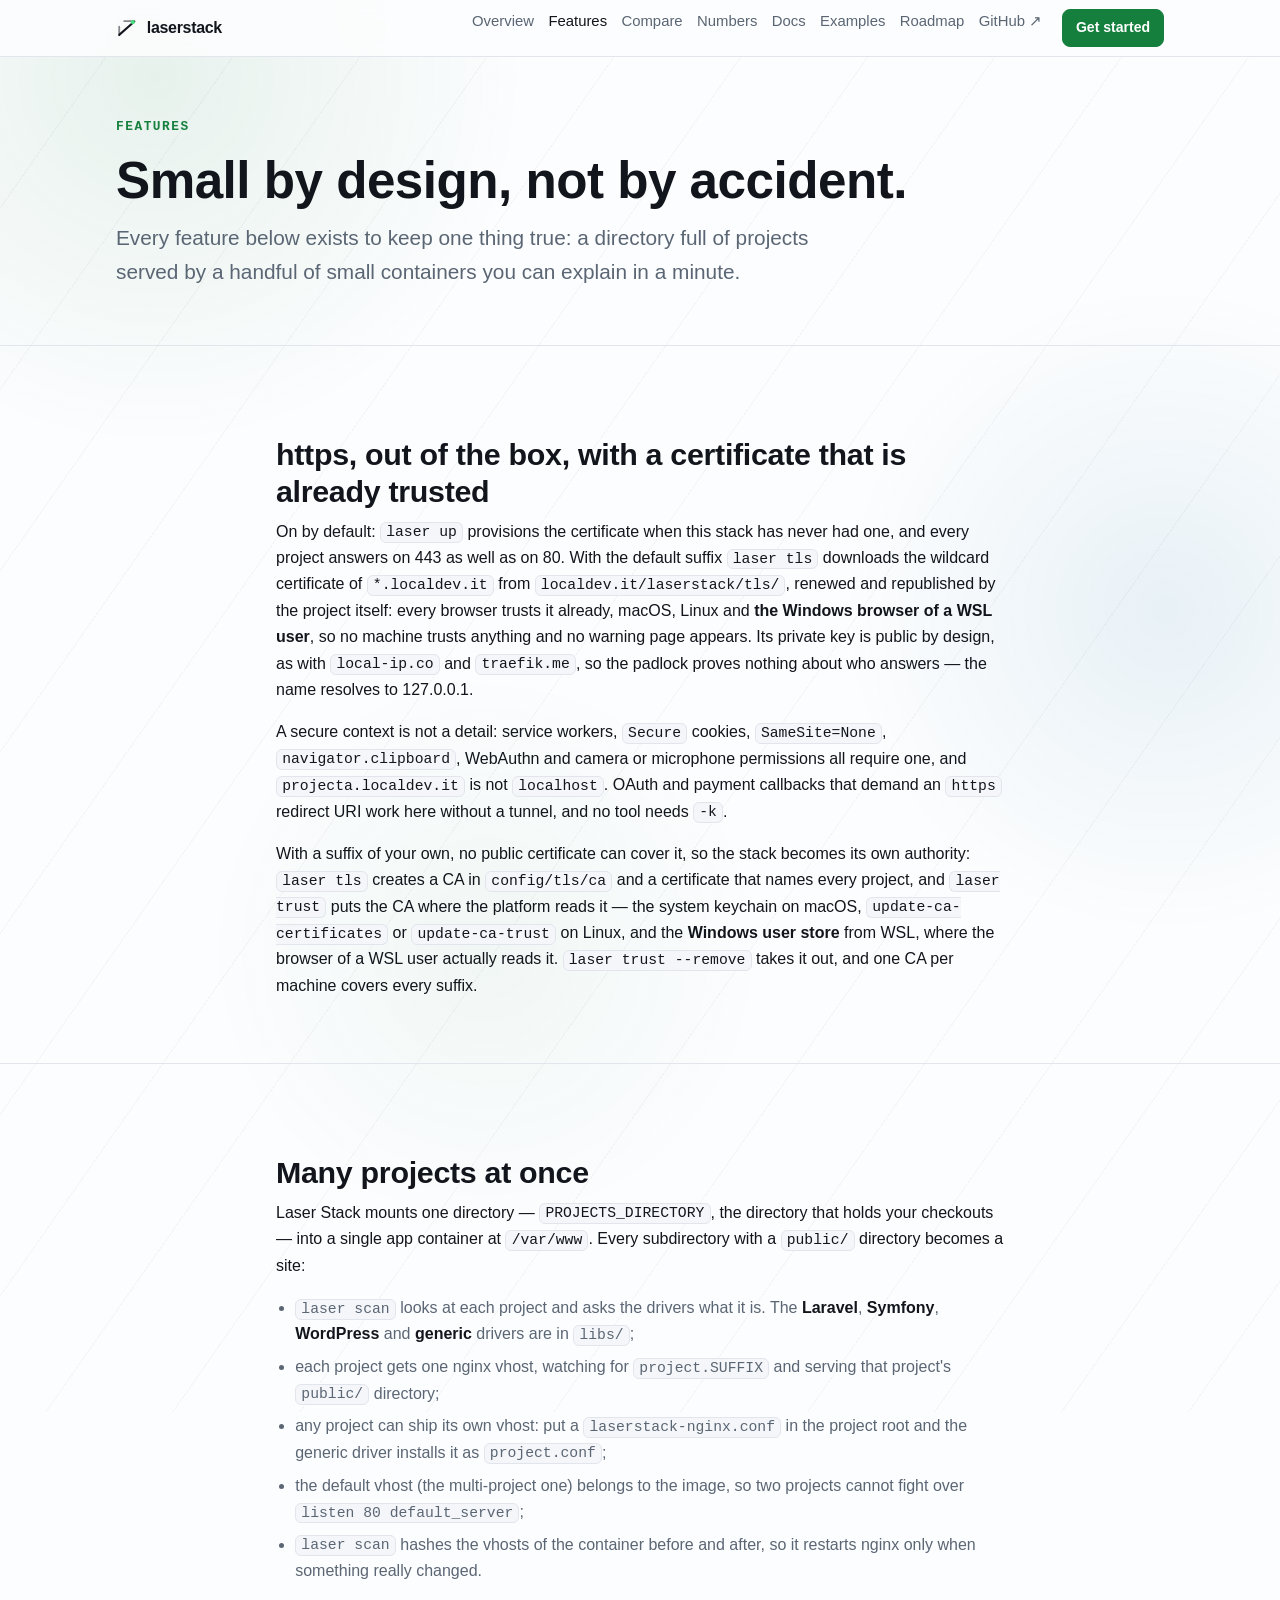
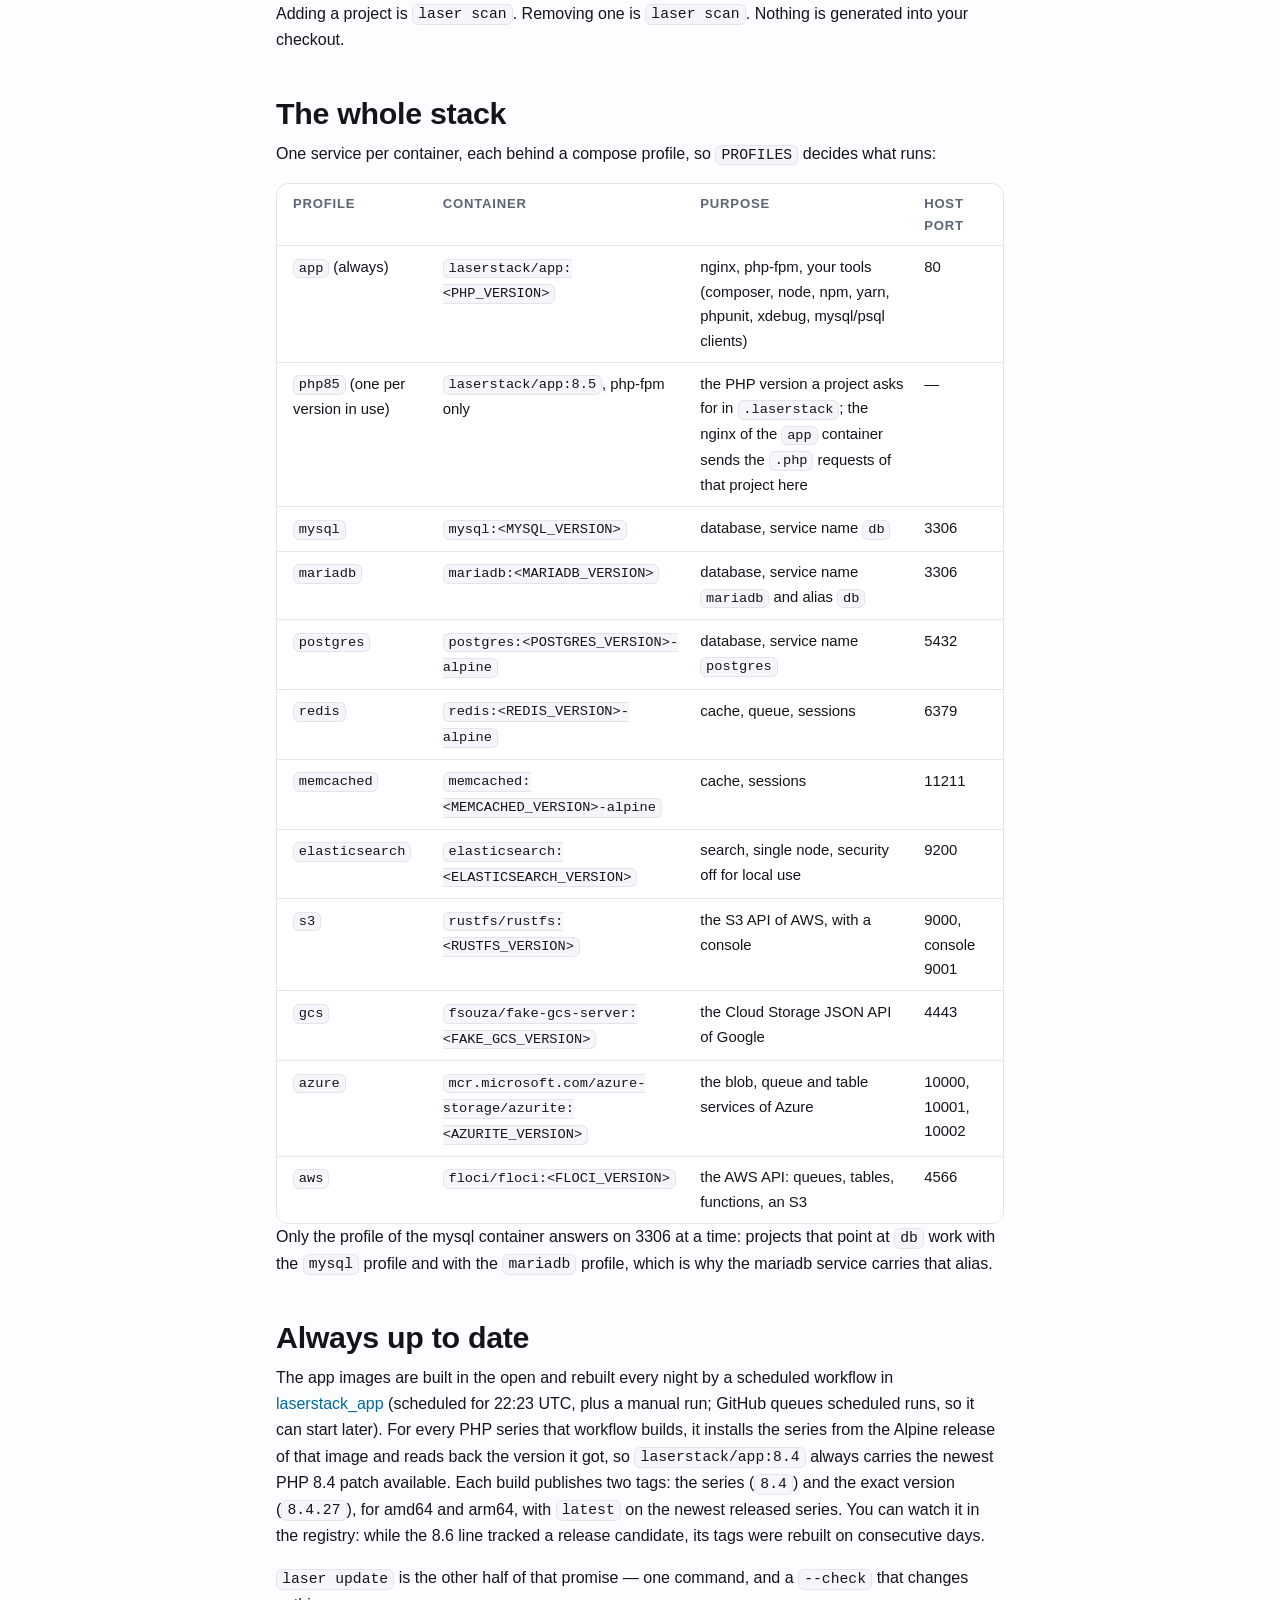
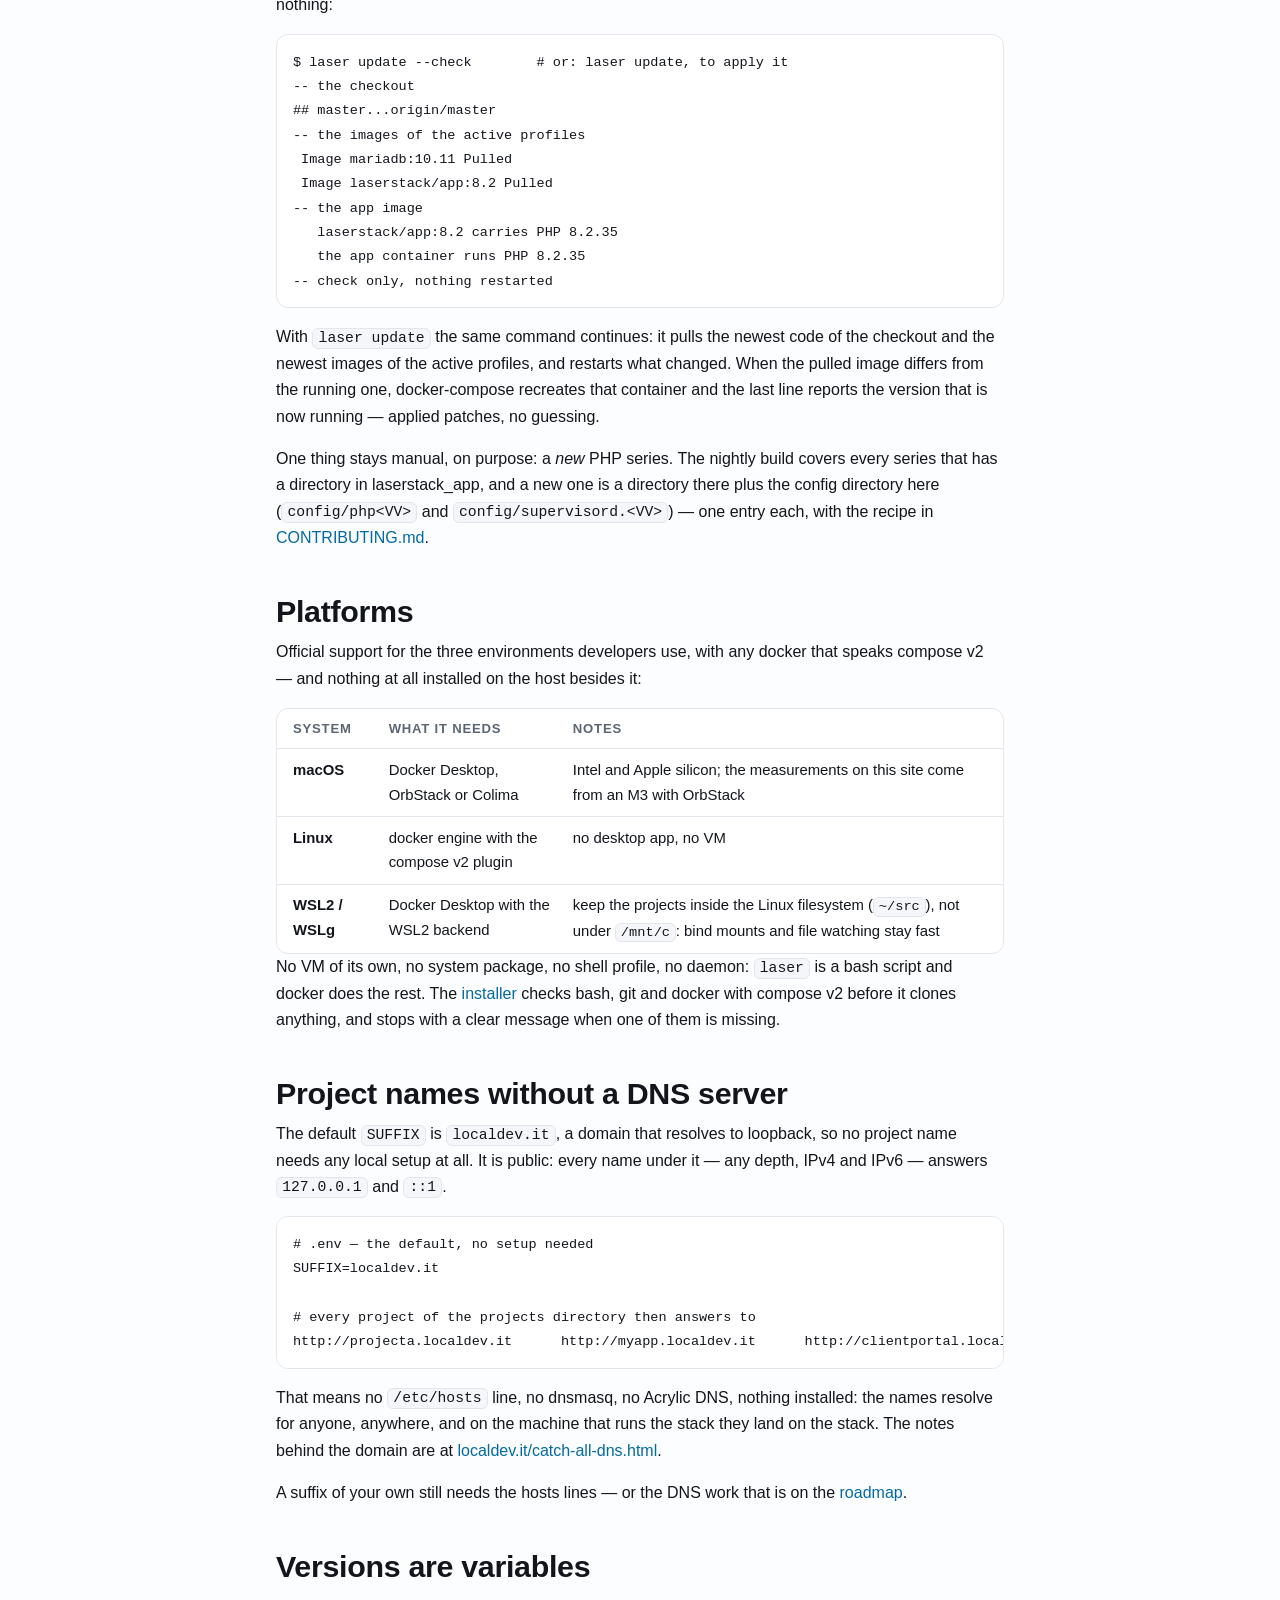
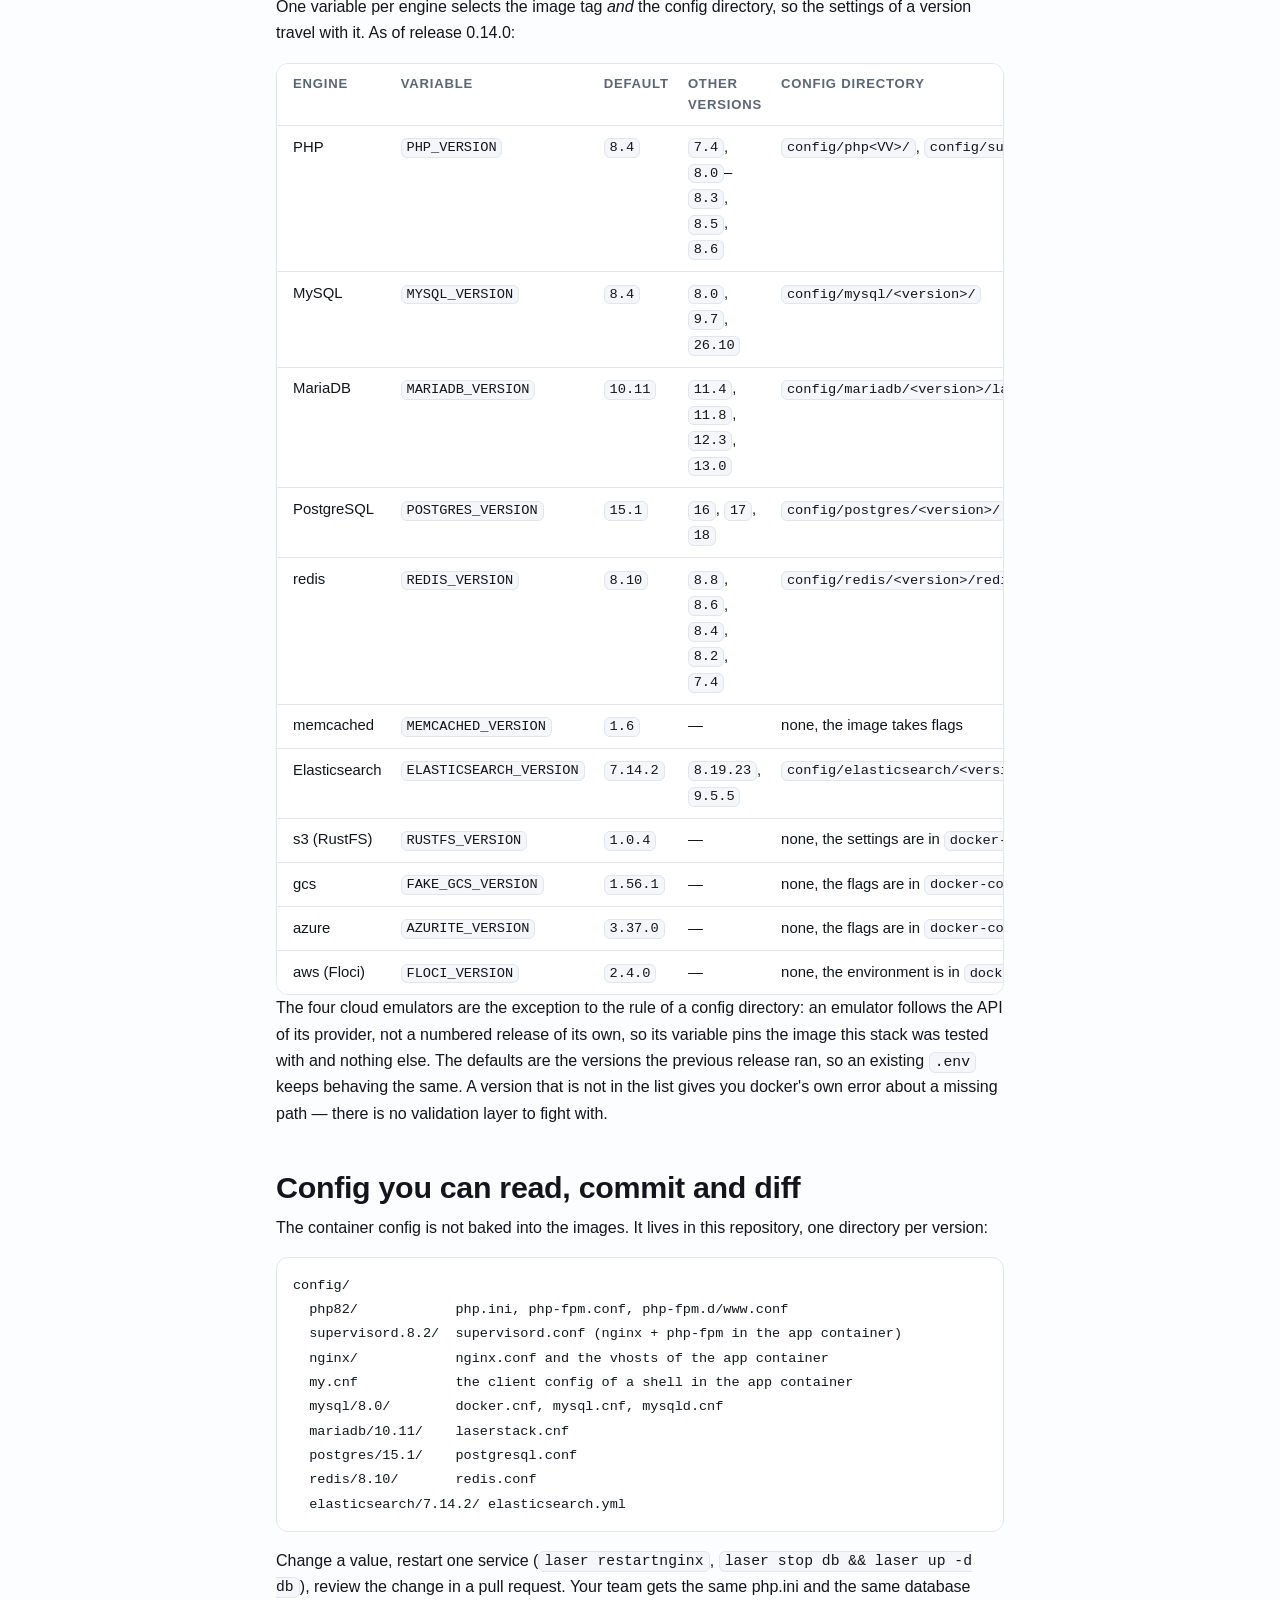
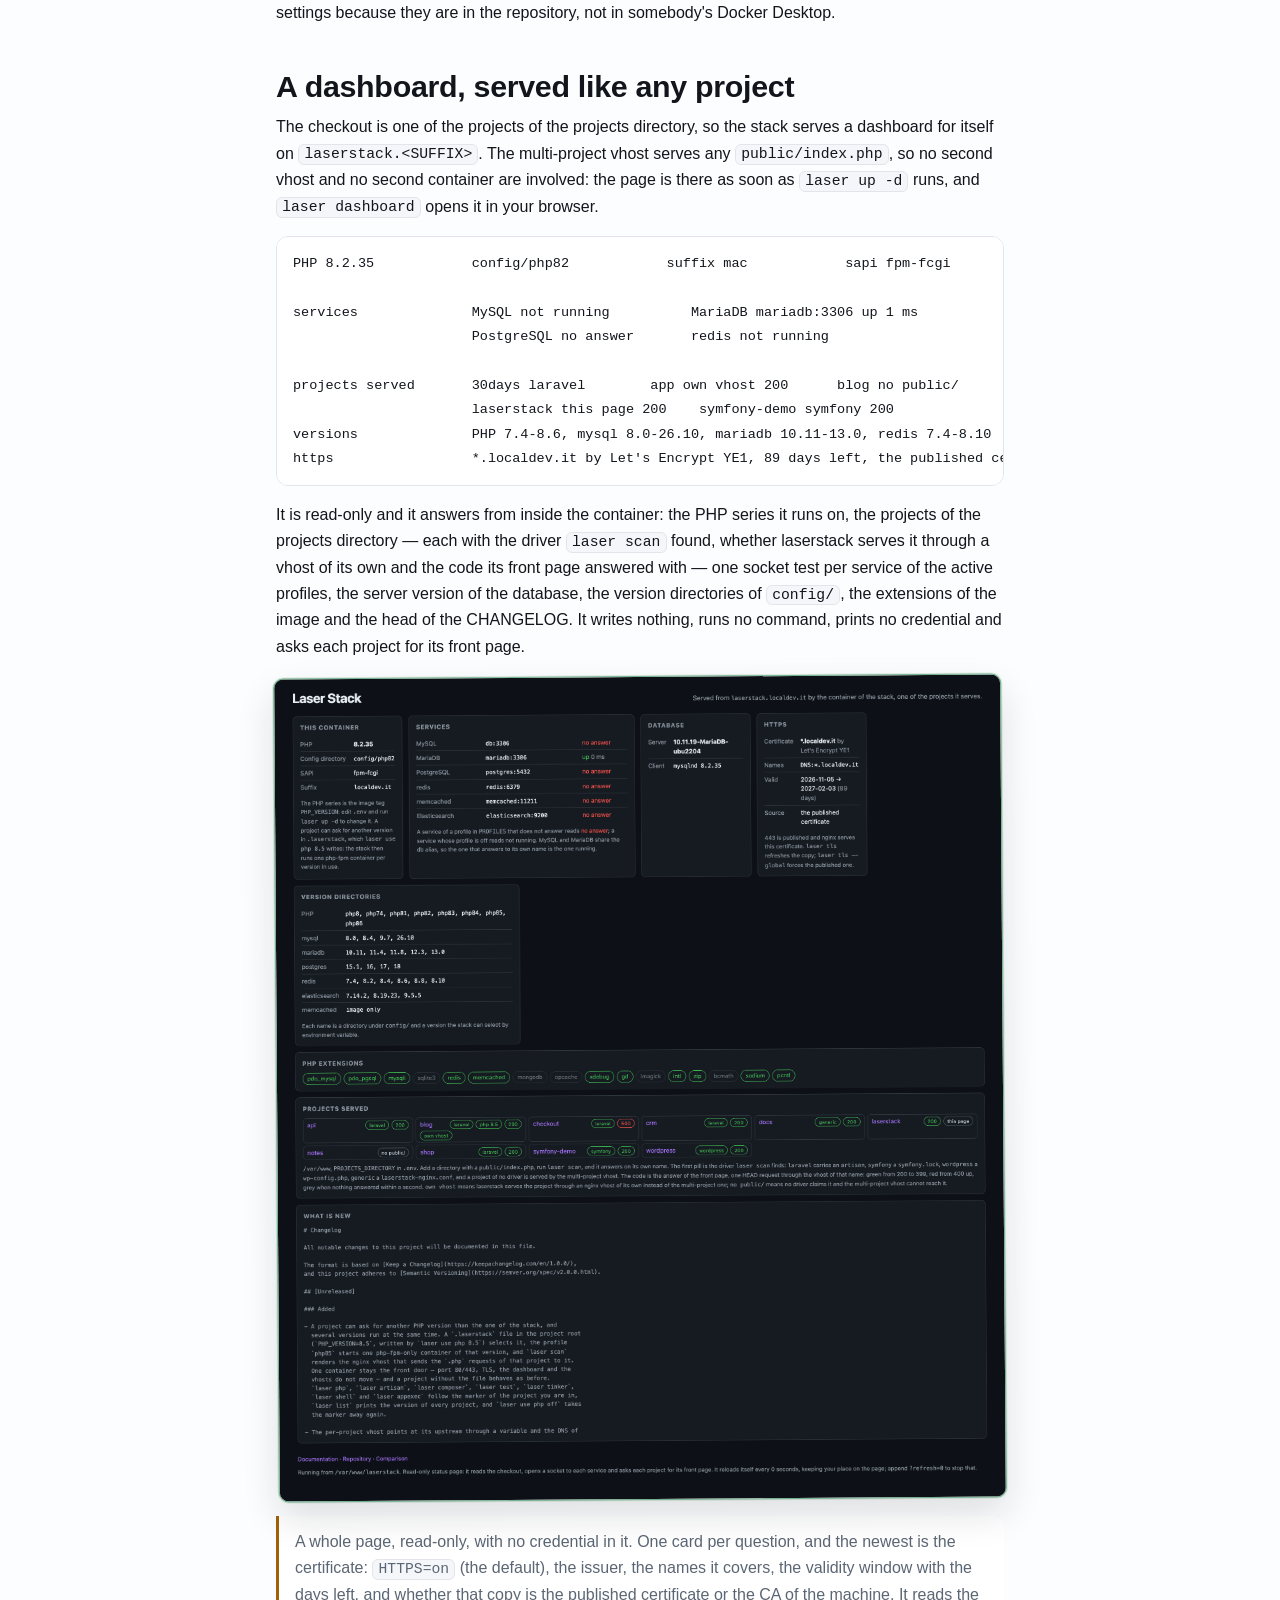
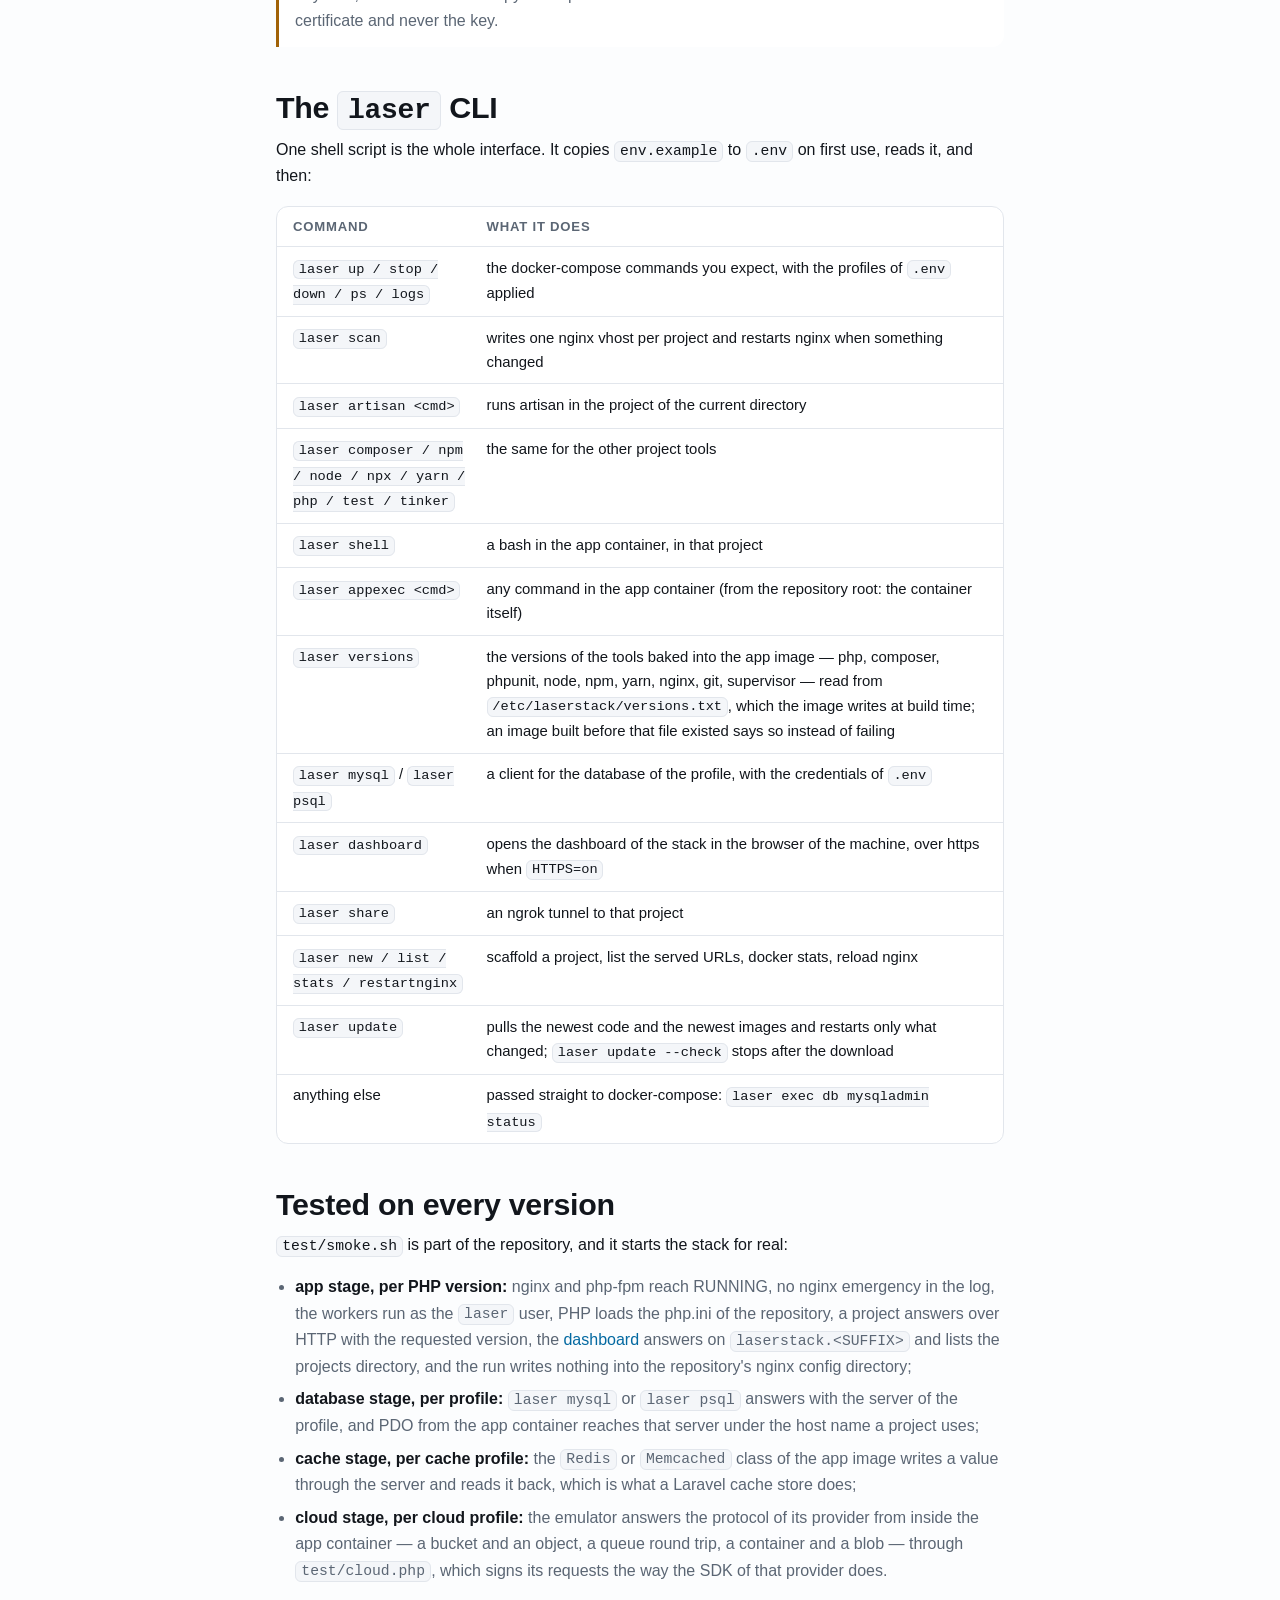
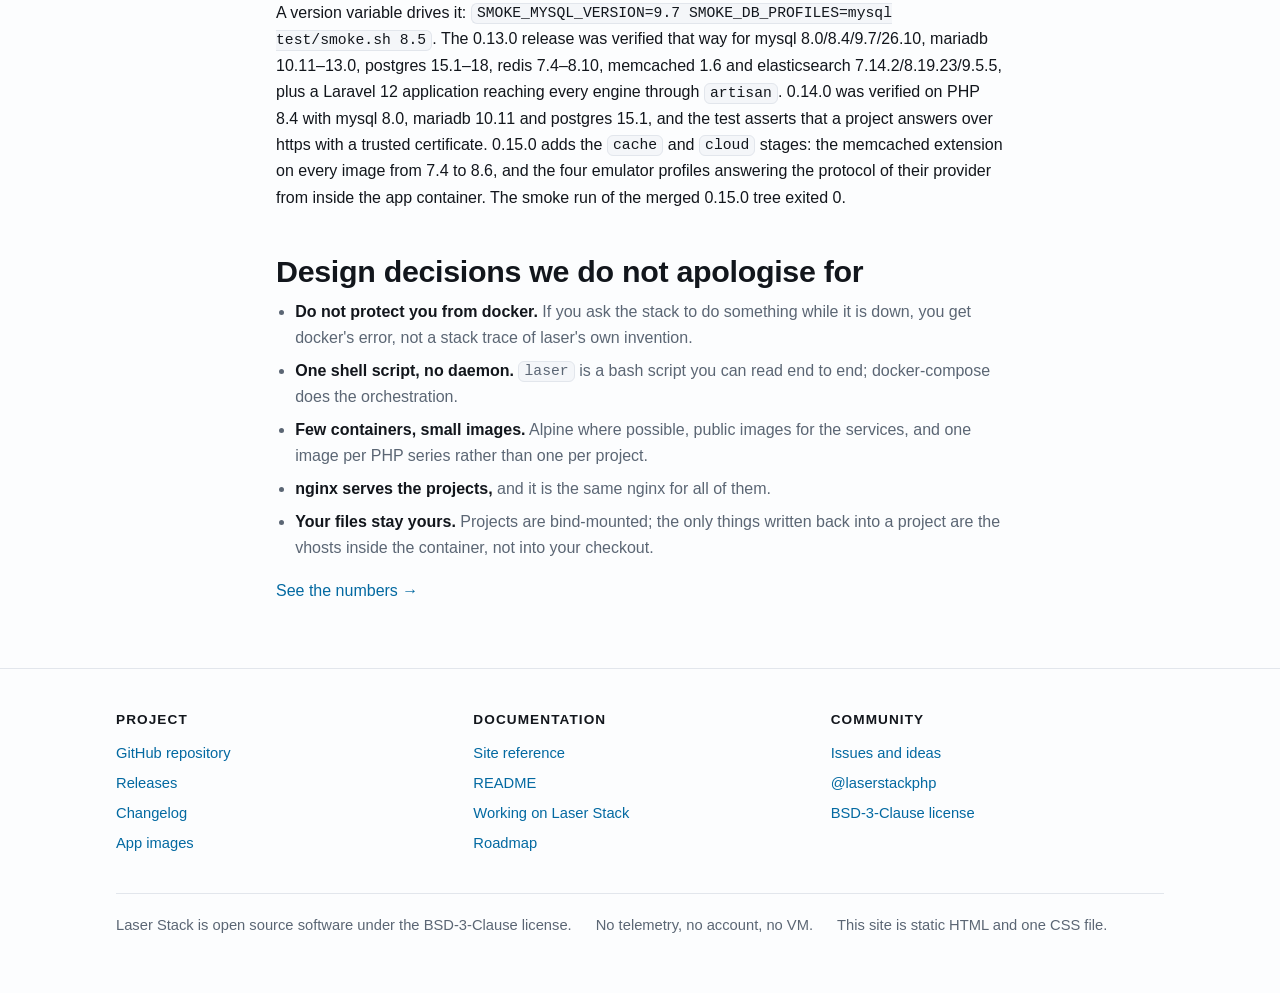
<file: docs/features.html>
<!doctype html>
<html lang="en">
<head>
<meta charset="utf-8">
<meta name="viewport" content="width=device-width, initial-scale=1">
<title>Features — Laser Stack</title>
<meta name="description" content="What Laser Stack does: many projects in one stack, selectable PHP and database versions, config in the repository, a small CLI, and a smoke test over every version.">
<link rel="canonical" href="https://localdev.it/laserstack/features.html">
<meta property="og:type" content="article">
<meta property="og:title" content="Features — Laser Stack">
<meta property="og:description" content="Many projects in one stack, versions as variables, config in git, Alpine images, tested over every version.">
<meta property="og:image" content="https://localdev.it/laserstack/og.png">
<meta name="twitter:card" content="summary_large_image">
<meta name="theme-color" content="#0a0c10">
<link rel="icon" href="data:image/svg+xml,%3Csvg xmlns='http://www.w3.org/2000/svg' viewBox='0 0 24 24'%3E%3Crect width='24' height='24' rx='5' fill='%230a0c10'/%3E%3Cpath d='M4 19 L20 5' stroke='%234ade80' stroke-width='2.4' stroke-linecap='round'/%3E%3C/svg%3E">
<link rel="stylesheet" href="style.css">
</head>
<body>
<header class="site"><div class="wrap">
  <a class="brand" href="./"><svg width="22" height="22" viewBox="0 0 24 24" fill="none" aria-hidden="true"><path d="M3.5 19.5 L20 5" stroke="currentColor" stroke-width="2.2" stroke-linecap="round"/><path d="M9 4.5h11M3.5 20v-9.5" stroke="currentColor" stroke-width="2" stroke-linecap="round" opacity=".5"/><circle cx="18.4" cy="5.6" r="2.2" fill="#4ade80"/></svg>laserstack</a>
  <nav class="site">
    <a href="./">Overview</a><a href="features.html" aria-current="page">Features</a><a href="compare.html">Compare</a><a href="benchmarks.html">Numbers</a><a href="docs.html">Docs</a><a href="examples.html">Examples</a><a href="roadmap.html">Roadmap</a><a href="https://github.com/sdbruder/laserstack">GitHub ↗</a>
    <a class="btn primary nav-cta" href="index.html#quickstart">Get started</a>
  </nav>
</div></header>

<main>
<section class="hero"><div class="wrap">
  <p class="eyebrow">Features</p>
  <h1>Small by design, not by accident.</h1>
  <p class="lede">Every feature below exists to keep one thing true: a directory full of projects served by a handful of small containers you can explain in a minute.</p>
</div></section>

<section><div class="wrap prose">
  <h2 id="https">https, out of the box, with a certificate that is already trusted</h2>
  <p>On by default: <code>laser up</code> provisions the certificate when this stack has never had one, and every project answers on 443 as well as on 80. With the default suffix <code>laser tls</code> downloads the wildcard certificate of <code>*.localdev.it</code> from <code>localdev.it/laserstack/tls/</code>, renewed and republished by the project itself: every browser trusts it already, macOS, Linux and <b>the Windows browser of a WSL user</b>, so no machine trusts anything and no warning page appears. Its private key is public by design, as with <code>local-ip.co</code> and <code>traefik.me</code>, so the padlock proves nothing about who answers — the name resolves to 127.0.0.1.</p>
  <p>A secure context is not a detail: service workers, <code>Secure</code> cookies, <code>SameSite=None</code>, <code>navigator.clipboard</code>, WebAuthn and camera or microphone permissions all require one, and <code>projecta.localdev.it</code> is not <code>localhost</code>. OAuth and payment callbacks that demand an <code>https</code> redirect URI work here without a tunnel, and no tool needs <code>-k</code>.</p>
  <p>With a suffix of your own, no public certificate can cover it, so the stack becomes its own authority: <code>laser tls</code> creates a CA in <code>config/tls/ca</code> and a certificate that names every project, and <code>laser trust</code> puts the CA where the platform reads it — the system keychain on macOS, <code>update-ca-certificates</code> or <code>update-ca-trust</code> on Linux, and the <b>Windows user store</b> from WSL, where the browser of a WSL user actually reads it. <code>laser trust --remove</code> takes it out, and one CA per machine covers every suffix.</p>
</div></section>

<section><div class="wrap prose">
  <h2>Many projects at once</h2>
  <p>Laser Stack mounts one directory — <code>PROJECTS_DIRECTORY</code>, the directory that holds your checkouts — into a single app container at <code>/var/www</code>. Every subdirectory with a <code>public/</code> directory becomes a site:</p>
  <ul>
    <li><code>laser scan</code> looks at each project and asks the drivers what it is. The <strong>Laravel</strong>, <strong>Symfony</strong>, <strong>WordPress</strong> and <strong>generic</strong> drivers are in <code>libs/</code>;</li>
    <li>each project gets one nginx vhost, watching for <code>project.SUFFIX</code> and serving that project's <code>public/</code> directory;</li>
    <li>any project can ship its own vhost: put a <code>laserstack-nginx.conf</code> in the project root and the generic driver installs it as <code>project.conf</code>;</li>
    <li>the default vhost (the multi-project one) belongs to the image, so two projects cannot fight over <code>listen 80 default_server</code>;</li>
    <li><code>laser scan</code> hashes the vhosts of the container before and after, so it restarts nginx only when something really changed.</li>
  </ul>
  <p>Adding a project is <code>laser scan</code>. Removing one is <code>laser scan</code>. Nothing is generated into your checkout.</p>

  <h2>The whole stack</h2>
  <p>One service per container, each behind a compose profile, so <code>PROFILES</code> decides what runs:</p>
  <div class="table-scroll"><table>
    <thead><tr><th>profile</th><th>container</th><th>purpose</th><th>host port</th></tr></thead>
    <tbody>
      <tr><td><code>app</code> (always)</td><td><code>laserstack/app:&lt;PHP_VERSION&gt;</code></td><td>nginx, php-fpm, your tools (composer, node, npm, yarn, phpunit, xdebug, mysql/psql clients)</td><td>80</td></tr>
      <tr><td><code>php85</code> (one per version in use)</td><td><code>laserstack/app:8.5</code>, php-fpm only</td><td>the PHP version a project asks for in <code>.laserstack</code>; the nginx of the <code>app</code> container sends the <code>.php</code> requests of that project here</td><td>—</td></tr>
      <tr><td><code>mysql</code></td><td><code>mysql:&lt;MYSQL_VERSION&gt;</code></td><td>database, service name <code>db</code></td><td>3306</td></tr>
      <tr><td><code>mariadb</code></td><td><code>mariadb:&lt;MARIADB_VERSION&gt;</code></td><td>database, service name <code>mariadb</code> and alias <code>db</code></td><td>3306</td></tr>
      <tr><td><code>postgres</code></td><td><code>postgres:&lt;POSTGRES_VERSION&gt;-alpine</code></td><td>database, service name <code>postgres</code></td><td>5432</td></tr>
      <tr><td><code>redis</code></td><td><code>redis:&lt;REDIS_VERSION&gt;-alpine</code></td><td>cache, queue, sessions</td><td>6379</td></tr>
      <tr><td><code>memcached</code></td><td><code>memcached:&lt;MEMCACHED_VERSION&gt;-alpine</code></td><td>cache, sessions</td><td>11211</td></tr>
      <tr><td><code>elasticsearch</code></td><td><code>elasticsearch:&lt;ELASTICSEARCH_VERSION&gt;</code></td><td>search, single node, security off for local use</td><td>9200</td></tr>
      <tr><td><code>s3</code></td><td><code>rustfs/rustfs:&lt;RUSTFS_VERSION&gt;</code></td><td>the S3 API of AWS, with a console</td><td>9000, console 9001</td></tr>
      <tr><td><code>gcs</code></td><td><code>fsouza/fake-gcs-server:&lt;FAKE_GCS_VERSION&gt;</code></td><td>the Cloud Storage JSON API of Google</td><td>4443</td></tr>
      <tr><td><code>azure</code></td><td><code>mcr.microsoft.com/azure-storage/azurite:&lt;AZURITE_VERSION&gt;</code></td><td>the blob, queue and table services of Azure</td><td>10000, 10001, 10002</td></tr>
      <tr><td><code>aws</code></td><td><code>floci/floci:&lt;FLOCI_VERSION&gt;</code></td><td>the AWS API: queues, tables, functions, an S3</td><td>4566</td></tr>
    </tbody>
  </table></div>
  <p>Only the profile of the mysql container answers on 3306 at a time: projects that point at <code>db</code> work with the <code>mysql</code> profile and with the <code>mariadb</code> profile, which is why the mariadb service carries that alias.</p>

  <h2>Always up to date</h2>
  <p>The app images are built in the open and rebuilt every night by a scheduled workflow in <a href="https://github.com/sdbruder/laserstack_app">laserstack_app</a> (scheduled for 22:23 UTC, plus a manual run; GitHub queues scheduled runs, so it can start later). For every PHP series that workflow builds, it installs the series from the Alpine release of that image and reads back the version it got, so <code>laserstack/app:8.4</code> always carries the newest PHP 8.4 patch available. Each build publishes two tags: the series (<code>8.4</code>) and the exact version (<code>8.4.27</code>), for amd64 and arm64, with <code>latest</code> on the newest released series. You can watch it in the registry: while the 8.6 line tracked a release candidate, its tags were rebuilt on consecutive days.</p>
  <p><code>laser update</code> is the other half of that promise — one command, and a <code>--check</code> that changes nothing:</p>
  <pre><code>$ laser update --check        <span class="out"># or: laser update, to apply it</span>
-- the checkout
## master...origin/master
-- the images of the active profiles
 Image mariadb:10.11 Pulled
 Image laserstack/app:8.2 Pulled
-- the app image
   laserstack/app:8.2 carries PHP 8.2.35
   the app container runs PHP 8.2.35
-- check only, nothing restarted</code></pre>
  <p>With <code>laser update</code> the same command continues: it pulls the newest code of the checkout and the newest images of the active profiles, and restarts what changed. When the pulled image differs from the running one, docker-compose recreates that container and the last line reports the version that is now running — applied patches, no guessing.</p>
  <p>One thing stays manual, on purpose: a <em>new</em> PHP series. The nightly build covers every series that has a directory in laserstack_app, and a new one is a directory there plus the config directory here (<code>config/php&lt;VV&gt;</code> and <code>config/supervisord.&lt;VV&gt;</code>) — one entry each, with the recipe in <a href="https://github.com/sdbruder/laserstack/blob/master/CONTRIBUTING.md">CONTRIBUTING.md</a>.</p>

  <h2>Platforms</h2>
  <p>Official support for the three environments developers use, with any docker that speaks compose v2 — and nothing at all installed on the host besides it:</p>
  <div class="table-scroll"><table>
    <thead><tr><th>system</th><th>what it needs</th><th>notes</th></tr></thead>
    <tbody>
      <tr><td><strong>macOS</strong></td><td>Docker Desktop, OrbStack or Colima</td><td>Intel and Apple silicon; the measurements on this site come from an M3 with OrbStack</td></tr>
      <tr><td><strong>Linux</strong></td><td>docker engine with the compose v2 plugin</td><td>no desktop app, no VM</td></tr>
      <tr><td><strong>WSL2 / WSLg</strong></td><td>Docker Desktop with the WSL2 backend</td><td>keep the projects inside the Linux filesystem (<code>~/src</code>), not under <code>/mnt/c</code>: bind mounts and file watching stay fast</td></tr>
    </tbody>
  </table></div>
  <p>No VM of its own, no system package, no shell profile, no daemon: <code>laser</code> is a bash script and docker does the rest. The <a href="install">installer</a> checks bash, git and docker with compose v2 before it clones anything, and stops with a clear message when one of them is missing.</p>

  <h2>Project names without a DNS server</h2>
  <p>The default <code>SUFFIX</code> is <code>localdev.it</code>, a domain that resolves to loopback, so no project name needs any local setup at all. It is public: every name under it — any depth, IPv4 and IPv6 — answers <code>127.0.0.1</code> and <code>::1</code>.</p>
  <pre><code><span class="out"># .env — the default, no setup needed</span>
SUFFIX=localdev.it

<span class="out"># every project of the projects directory then answers to</span>
http://projecta.localdev.it      http://myapp.localdev.it      http://clientportal.localdev.it</code></pre>
  <p>That means no <code>/etc/hosts</code> line, no dnsmasq, no Acrylic DNS, nothing installed: the names resolve for anyone, anywhere, and on the machine that runs the stack they land on the stack. The notes behind the domain are at <a href="https://localdev.it/catch-all-dns.html">localdev.it/catch-all-dns.html</a>.</p>
  <p>A suffix of your own still needs the hosts lines — or the DNS work that is on the <a href="roadmap.html">roadmap</a>.</p>

  <h2 id="versions-are-variables">Versions are variables</h2>
  <p>One variable per engine selects the image tag <em>and</em> the config directory, so the settings of a version travel with it. As of release 0.14.0:</p>
  <div class="table-scroll"><table>
    <thead><tr><th>engine</th><th>variable</th><th>default</th><th>other versions</th><th>config directory</th></tr></thead>
    <tbody>
      <tr><td>PHP</td><td><code>PHP_VERSION</code></td><td><code>8.4</code></td><td><code>7.4</code>, <code>8.0</code>–<code>8.3</code>, <code>8.5</code>, <code>8.6</code></td><td><code>config/php&lt;VV&gt;/</code>, <code>config/supervisord.&lt;VV&gt;/</code></td></tr>
      <tr><td>MySQL</td><td><code>MYSQL_VERSION</code></td><td><code>8.4</code></td><td><code>8.0</code>, <code>9.7</code>, <code>26.10</code></td><td><code>config/mysql/&lt;version&gt;/</code></td></tr>
      <tr><td>MariaDB</td><td><code>MARIADB_VERSION</code></td><td><code>10.11</code></td><td><code>11.4</code>, <code>11.8</code>, <code>12.3</code>, <code>13.0</code></td><td><code>config/mariadb/&lt;version&gt;/laserstack.cnf</code></td></tr>
      <tr><td>PostgreSQL</td><td><code>POSTGRES_VERSION</code></td><td><code>15.1</code></td><td><code>16</code>, <code>17</code>, <code>18</code></td><td><code>config/postgres/&lt;version&gt;/</code></td></tr>
      <tr><td>redis</td><td><code>REDIS_VERSION</code></td><td><code>8.10</code></td><td><code>8.8</code>, <code>8.6</code>, <code>8.4</code>, <code>8.2</code>, <code>7.4</code></td><td><code>config/redis/&lt;version&gt;/redis.conf</code></td></tr>
      <tr><td>memcached</td><td><code>MEMCACHED_VERSION</code></td><td><code>1.6</code></td><td>—</td><td>none, the image takes flags</td></tr>
      <tr><td>Elasticsearch</td><td><code>ELASTICSEARCH_VERSION</code></td><td><code>7.14.2</code></td><td><code>8.19.23</code>, <code>9.5.5</code></td><td><code>config/elasticsearch/&lt;version&gt;/elasticsearch.yml</code></td></tr>
      <tr><td>s3 (RustFS)</td><td><code>RUSTFS_VERSION</code></td><td><code>1.0.4</code></td><td>—</td><td>none, the settings are in <code>docker-compose.yml</code></td></tr>
      <tr><td>gcs</td><td><code>FAKE_GCS_VERSION</code></td><td><code>1.56.1</code></td><td>—</td><td>none, the flags are in <code>docker-compose.yml</code></td></tr>
      <tr><td>azure</td><td><code>AZURITE_VERSION</code></td><td><code>3.37.0</code></td><td>—</td><td>none, the flags are in <code>docker-compose.yml</code></td></tr>
      <tr><td>aws (Floci)</td><td><code>FLOCI_VERSION</code></td><td><code>2.4.0</code></td><td>—</td><td>none, the environment is in <code>docker-compose.yml</code></td></tr>
    </tbody>
  </table></div>
  <p>The four cloud emulators are the exception to the rule of a config directory: an emulator follows the API of its provider, not a numbered release of its own, so its variable pins the image this stack was tested with and nothing else. The defaults are the versions the previous release ran, so an existing <code>.env</code> keeps behaving the same. A version that is not in the list gives you docker's own error about a missing path — there is no validation layer to fight with.</p>

  <h2>Config you can read, commit and diff</h2>
  <p>The container config is not baked into the images. It lives in this repository, one directory per version:</p>
  <pre><code>config/
  php82/            php.ini, php-fpm.conf, php-fpm.d/www.conf
  supervisord.8.2/  supervisord.conf (nginx + php-fpm in the app container)
  nginx/            nginx.conf and the vhosts of the app container
  my.cnf            the client config of a shell in the app container
  mysql/8.0/        docker.cnf, mysql.cnf, mysqld.cnf
  mariadb/10.11/    laserstack.cnf
  postgres/15.1/    postgresql.conf
  redis/8.10/       redis.conf
  elasticsearch/7.14.2/ elasticsearch.yml</code></pre>
  <p>Change a value, restart one service (<code>laser restartnginx</code>, <code>laser stop db &amp;&amp; laser up -d db</code>), review the change in a pull request. Your team gets the same php.ini and the same database settings because they are in the repository, not in somebody's Docker Desktop.</p>

  <h2 id="dashboard">A dashboard, served like any project</h2>
  <p>The checkout is one of the projects of the projects directory, so the stack serves a dashboard for itself on <code>laserstack.&lt;SUFFIX&gt;</code>. The multi-project vhost serves any <code>public/index.php</code>, so no second vhost and no second container are involved: the page is there as soon as <code>laser up -d</code> runs, and <code>laser dashboard</code> opens it in your browser.</p>
  <pre><code>PHP 8.2.35            config/php82            suffix mac            sapi fpm-fcgi

services              MySQL not running          MariaDB mariadb:3306 up 1 ms
                      PostgreSQL no answer       redis not running

projects served       30days laravel        app own vhost 200      blog no public/
                      laserstack this page 200    symfony-demo symfony 200
versions              PHP 7.4-8.6, mysql 8.0-26.10, mariadb 10.11-13.0, redis 7.4-8.10
https                 *.localdev.it by Let's Encrypt YE1, 89 days left, the published certificate</code></pre>
  <p>It is read-only and it answers from inside the container: the PHP series it runs on, the projects of the projects directory — each with the driver <code>laser scan</code> found, whether laserstack serves it through a vhost of its own and the code its front page answered with — one socket test per service of the active profiles, the server version of the database, the version directories of <code>config/</code>, the extensions of the image and the head of the CHANGELOG. It writes nothing, runs no command, prints no credential and asks each project for its front page.</p>
  <p><img class="shot" src="dashboard.png" width="1000" height="1114" alt="The dashboard of the stack: the PHP series and config directory of the container, the services of the profile with their socket tests, the database server, the HTTPS card with the certificate and its days left, the version directories of config/, the extensions of the image, and the projects served — api, blog, crm, docs, laserstack, notes, shop, symfony-demo and wordpress — each with the driver laser scan found and the code its front page answered."></p>
  <p class="note">A whole page, read-only, with no credential in it. One card per question, and the newest is the certificate: <code>HTTPS=on</code> (the default), the issuer, the names it covers, the validity window with the days left, and whether that copy is the published certificate or the CA of the machine. It reads the certificate and never the key.</p>


  <h2>The <code>laser</code> CLI</h2>
  <p>One shell script is the whole interface. It copies <code>env.example</code> to <code>.env</code> on first use, reads it, and then:</p>
  <div class="table-scroll"><table>
    <thead><tr><th>command</th><th>what it does</th></tr></thead>
    <tbody>
      <tr><td><code>laser up / stop / down / ps / logs</code></td><td>the docker-compose commands you expect, with the profiles of <code>.env</code> applied</td></tr>
      <tr><td><code>laser scan</code></td><td>writes one nginx vhost per project and restarts nginx when something changed</td></tr>
      <tr><td><code>laser artisan &lt;cmd&gt;</code></td><td>runs artisan in the project of the current directory</td></tr>
      <tr><td><code>laser composer / npm / node / npx / yarn / php / test / tinker</code></td><td>the same for the other project tools</td></tr>
      <tr><td><code>laser shell</code></td><td>a bash in the app container, in that project</td></tr>
      <tr><td><code>laser appexec &lt;cmd&gt;</code></td><td>any command in the app container (from the repository root: the container itself)</td></tr>
      <tr><td><code>laser versions</code></td><td>the versions of the tools baked into the app image — php, composer, phpunit, node, npm, yarn, nginx, git, supervisor — read from <code>/etc/laserstack/versions.txt</code>, which the image writes at build time; an image built before that file existed says so instead of failing</td></tr>
      <tr><td><code>laser mysql</code> / <code>laser psql</code></td><td>a client for the database of the profile, with the credentials of <code>.env</code></td></tr>
      <tr><td><code>laser dashboard</code></td><td>opens the dashboard of the stack in the browser of the machine, over https when <code>HTTPS=on</code></td></tr>
      <tr><td><code>laser share</code></td><td>an ngrok tunnel to that project</td></tr>
      <tr><td><code>laser new / list / stats / restartnginx</code></td><td>scaffold a project, list the served URLs, docker stats, reload nginx</td></tr>
      <tr><td><code>laser update</code></td><td>pulls the newest code and the newest images and restarts only what changed; <code>laser update --check</code> stops after the download</td></tr>
      <tr><td>anything else</td><td>passed straight to docker-compose: <code>laser exec db mysqladmin status</code></td></tr>
    </tbody>
  </table></div>

  <h2>Tested on every version</h2>
  <p><code>test/smoke.sh</code> is part of the repository, and it starts the stack for real:</p>
  <ul>
    <li><strong>app stage, per PHP version:</strong> nginx and php-fpm reach RUNNING, no nginx emergency in the log, the workers run as the <code>laser</code> user, PHP loads the php.ini of the repository, a project answers over HTTP with the requested version, the <a href="#dashboard">dashboard</a> answers on <code>laserstack.&lt;SUFFIX&gt;</code> and lists the projects directory, and the run writes nothing into the repository's nginx config directory;</li>
    <li><strong>database stage, per profile:</strong> <code>laser mysql</code> or <code>laser psql</code> answers with the server of the profile, and PDO from the app container reaches that server under the host name a project uses;</li>
    <li><strong>cache stage, per cache profile:</strong> the <code>Redis</code> or <code>Memcached</code> class of the app image writes a value through the server and reads it back, which is what a Laravel cache store does;</li>
    <li><strong>cloud stage, per cloud profile:</strong> the emulator answers the protocol of its provider from inside the app container — a bucket and an object, a queue round trip, a container and a blob — through <code>test/cloud.php</code>, which signs its requests the way the SDK of that provider does.</li>
  </ul>
  <p>A version variable drives it: <code>SMOKE_MYSQL_VERSION=9.7 SMOKE_DB_PROFILES=mysql test/smoke.sh 8.5</code>. The 0.13.0 release was verified that way for mysql 8.0/8.4/9.7/26.10, mariadb 10.11–13.0, postgres 15.1–18, redis 7.4–8.10, memcached 1.6 and elasticsearch 7.14.2/8.19.23/9.5.5, plus a Laravel 12 application reaching every engine through <code>artisan</code>. 0.14.0 was verified on PHP 8.4 with mysql 8.0, mariadb 10.11 and postgres 15.1, and the test asserts that a project answers over https with a trusted certificate. 0.15.0 adds the <code>cache</code> and <code>cloud</code> stages: the memcached extension on every image from 7.4 to 8.6, and the four emulator profiles answering the protocol of their provider from inside the app container. The smoke run of the merged 0.15.0 tree exited 0.</p>

  <h2>Design decisions we do not apologise for</h2>
  <ul>
    <li><strong>Do not protect you from docker.</strong> If you ask the stack to do something while it is down, you get docker's error, not a stack trace of laser's own invention.</li>
    <li><strong>One shell script, no daemon.</strong> <code>laser</code> is a bash script you can read end to end; docker-compose does the orchestration.</li>
    <li><strong>Few containers, small images.</strong> Alpine where possible, public images for the services, and one image per PHP series rather than one per project.</li>
    <li><strong>nginx serves the projects,</strong> and it is the same nginx for all of them.</li>
    <li><strong>Your files stay yours.</strong> Projects are bind-mounted; the only things written back into a project are the vhosts inside the container, not into your checkout.</li>
  </ul>
  <p><a href="benchmarks.html">See the numbers →</a></p>
</div></section>
</main>

<footer class="site"><div class="wrap">
  <div class="cols">
    <div><h4>Project</h4><ul>
      <li><a href="https://github.com/sdbruder/laserstack">GitHub repository</a></li>
      <li><a href="https://github.com/sdbruder/laserstack/releases">Releases</a></li>
      <li><a href="https://github.com/sdbruder/laserstack/blob/master/CHANGELOG.md">Changelog</a></li>
      <li><a href="https://github.com/sdbruder/laserstack_app">App images</a></li>
    </ul></div>
    <div><h4>Documentation</h4><ul>
      <li><a href="docs.html">Site reference</a></li>
      <li><a href="https://github.com/sdbruder/laserstack/blob/master/README.md">README</a></li>
      <li><a href="https://github.com/sdbruder/laserstack/blob/master/CONTRIBUTING.md">Working on Laser Stack</a></li>
      <li><a href="roadmap.html">Roadmap</a></li>
    </ul></div>
    <div><h4>Community</h4><ul>
      <li><a href="https://github.com/sdbruder/laserstack/issues">Issues and ideas</a></li>
      <li><a href="https://twitter.com/laserstackphp">@laserstackphp</a></li>
      <li><a href="https://github.com/sdbruder/laserstack/blob/master/LICENSE.md">BSD-3-Clause license</a></li>
    </ul></div>
  </div>
  <div class="fine"><span>Laser Stack is open source software under the BSD-3-Clause license.</span><span>No telemetry, no account, no VM.</span><span>This site is static HTML and one CSS file.</span></div>
</div></footer>
</body>
</html>
</file>
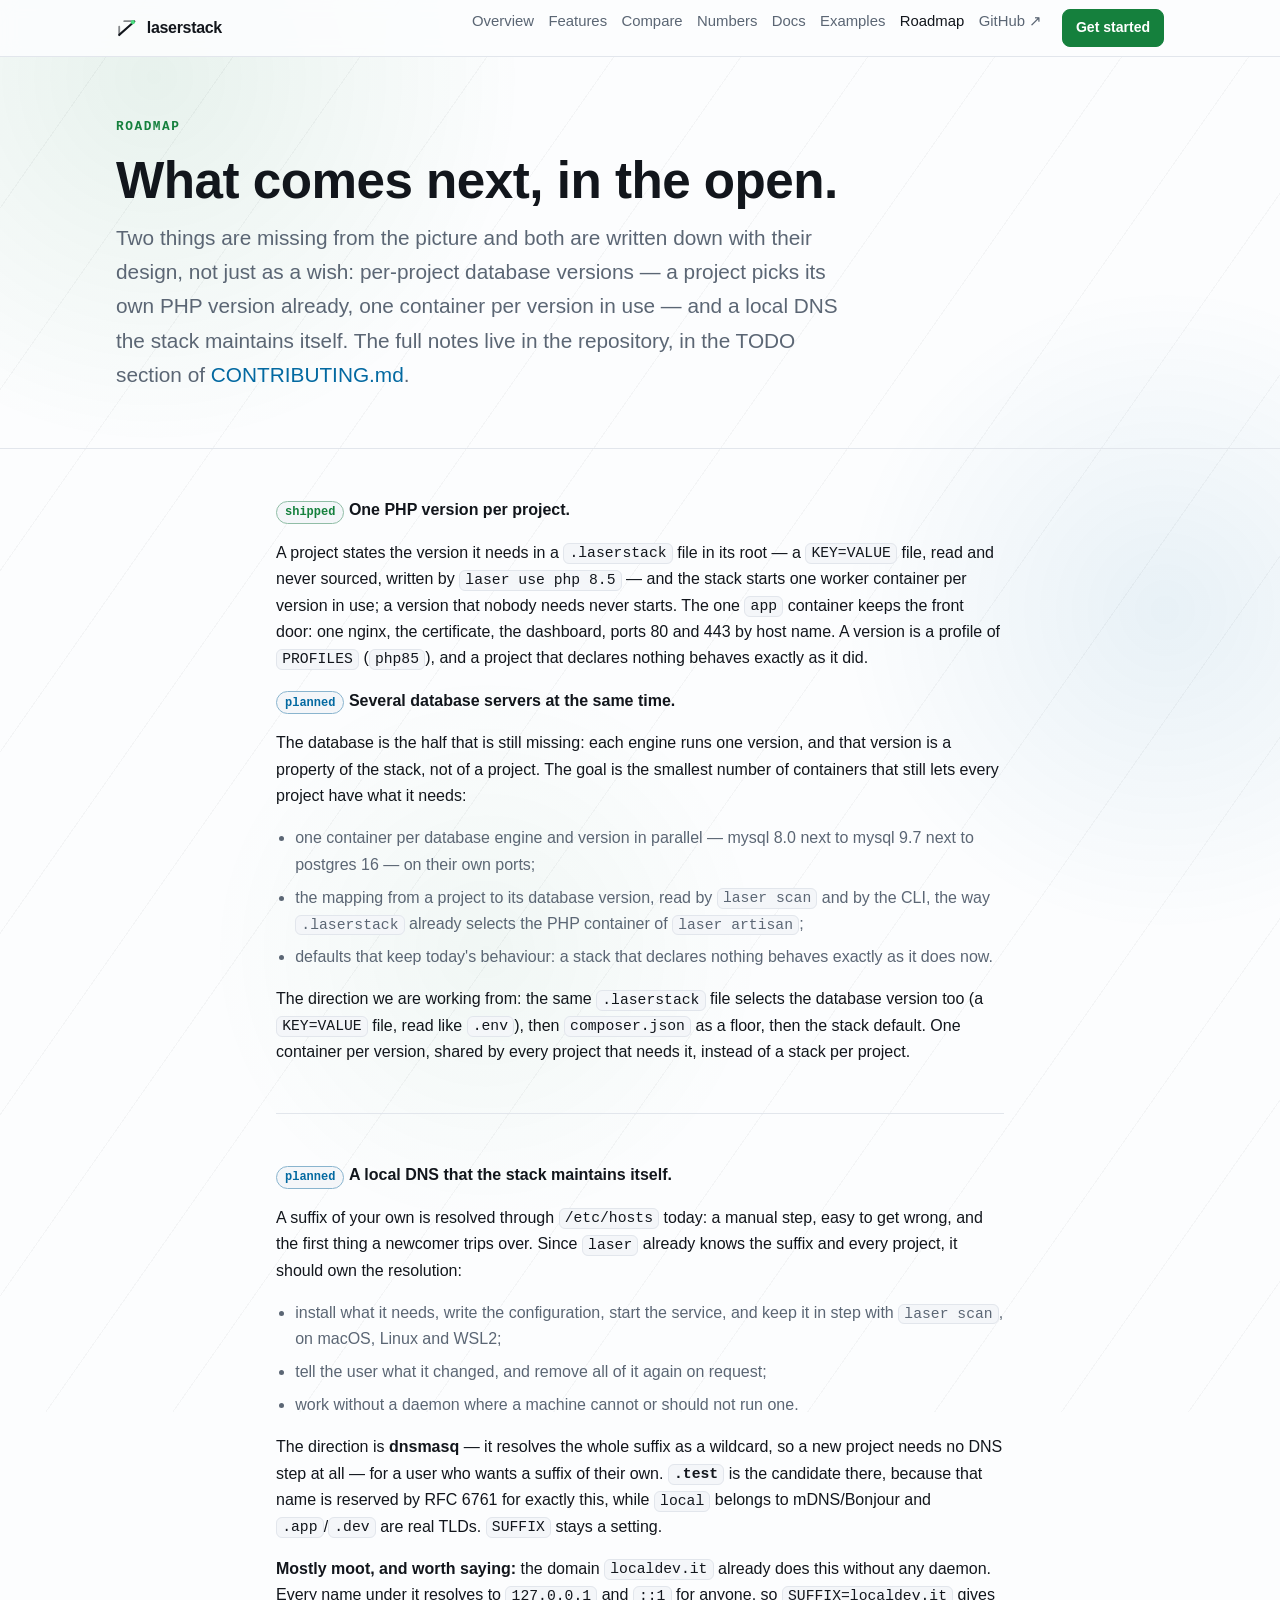
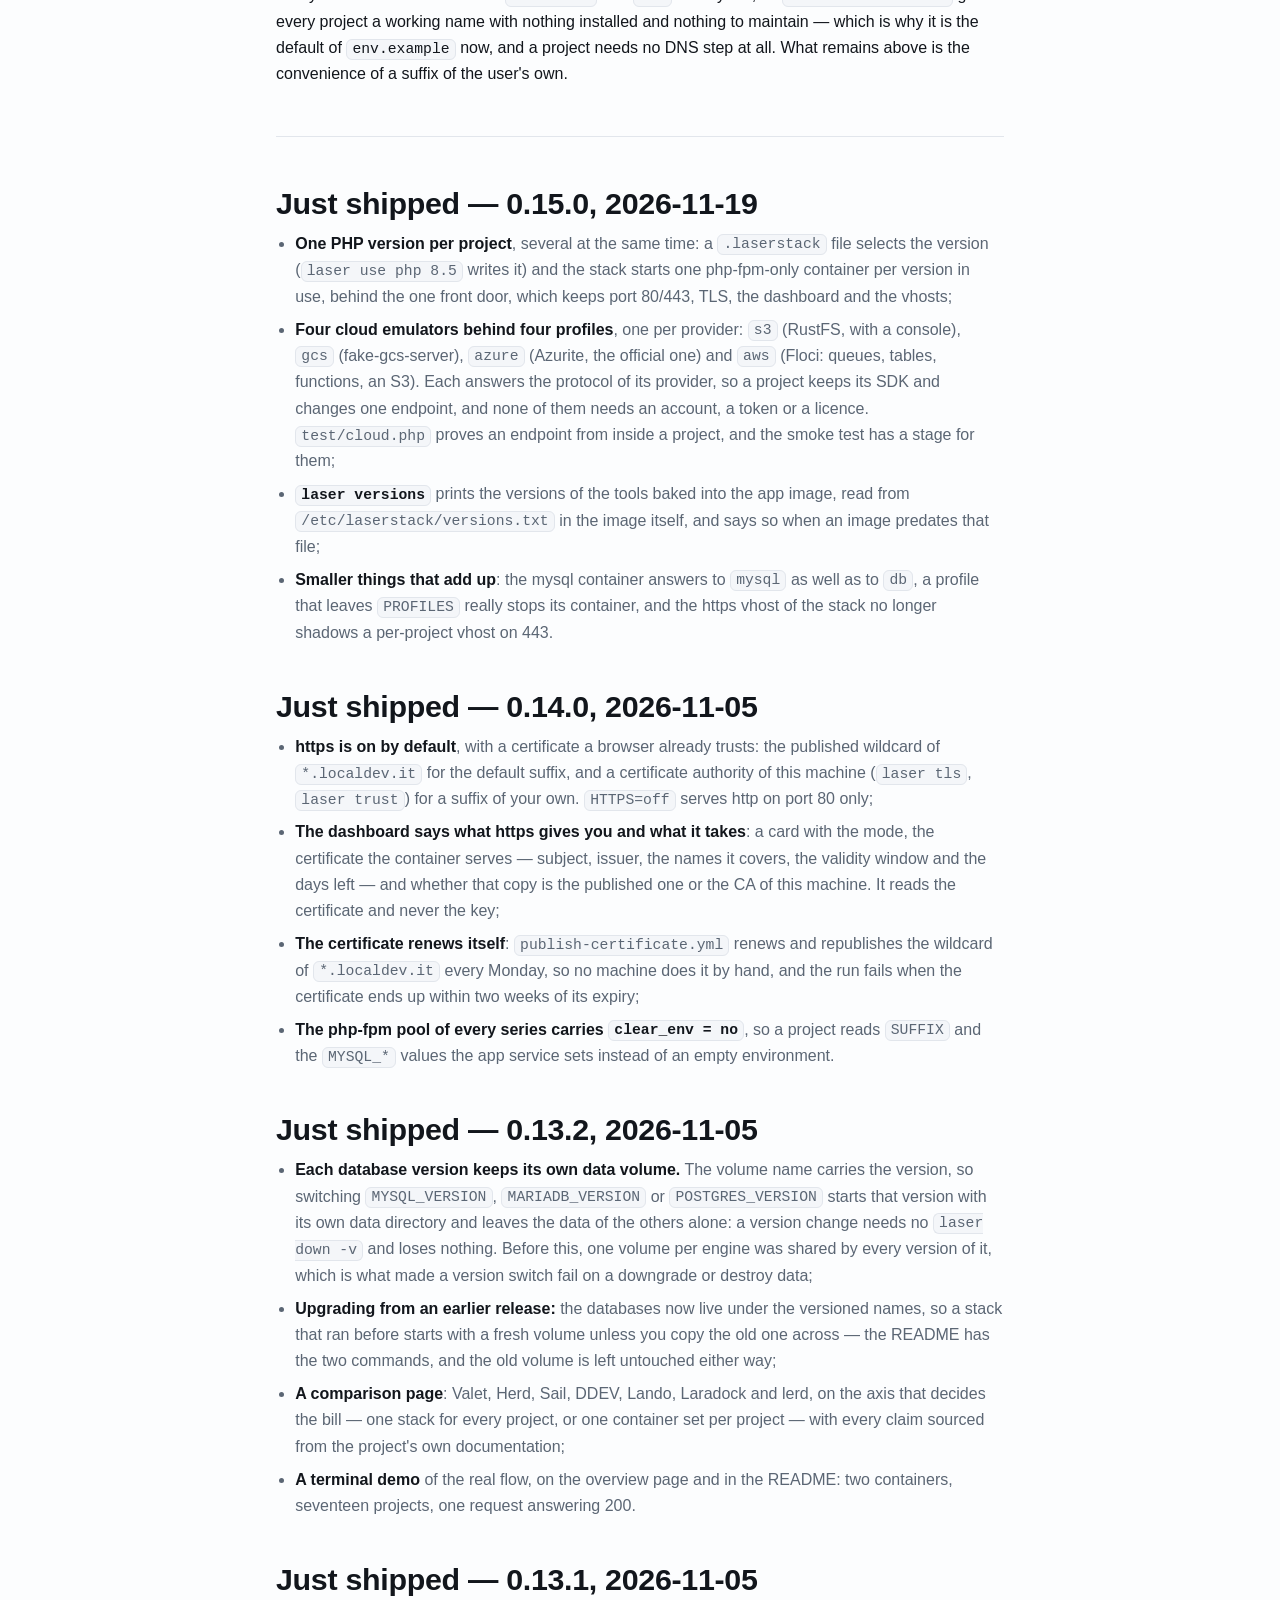
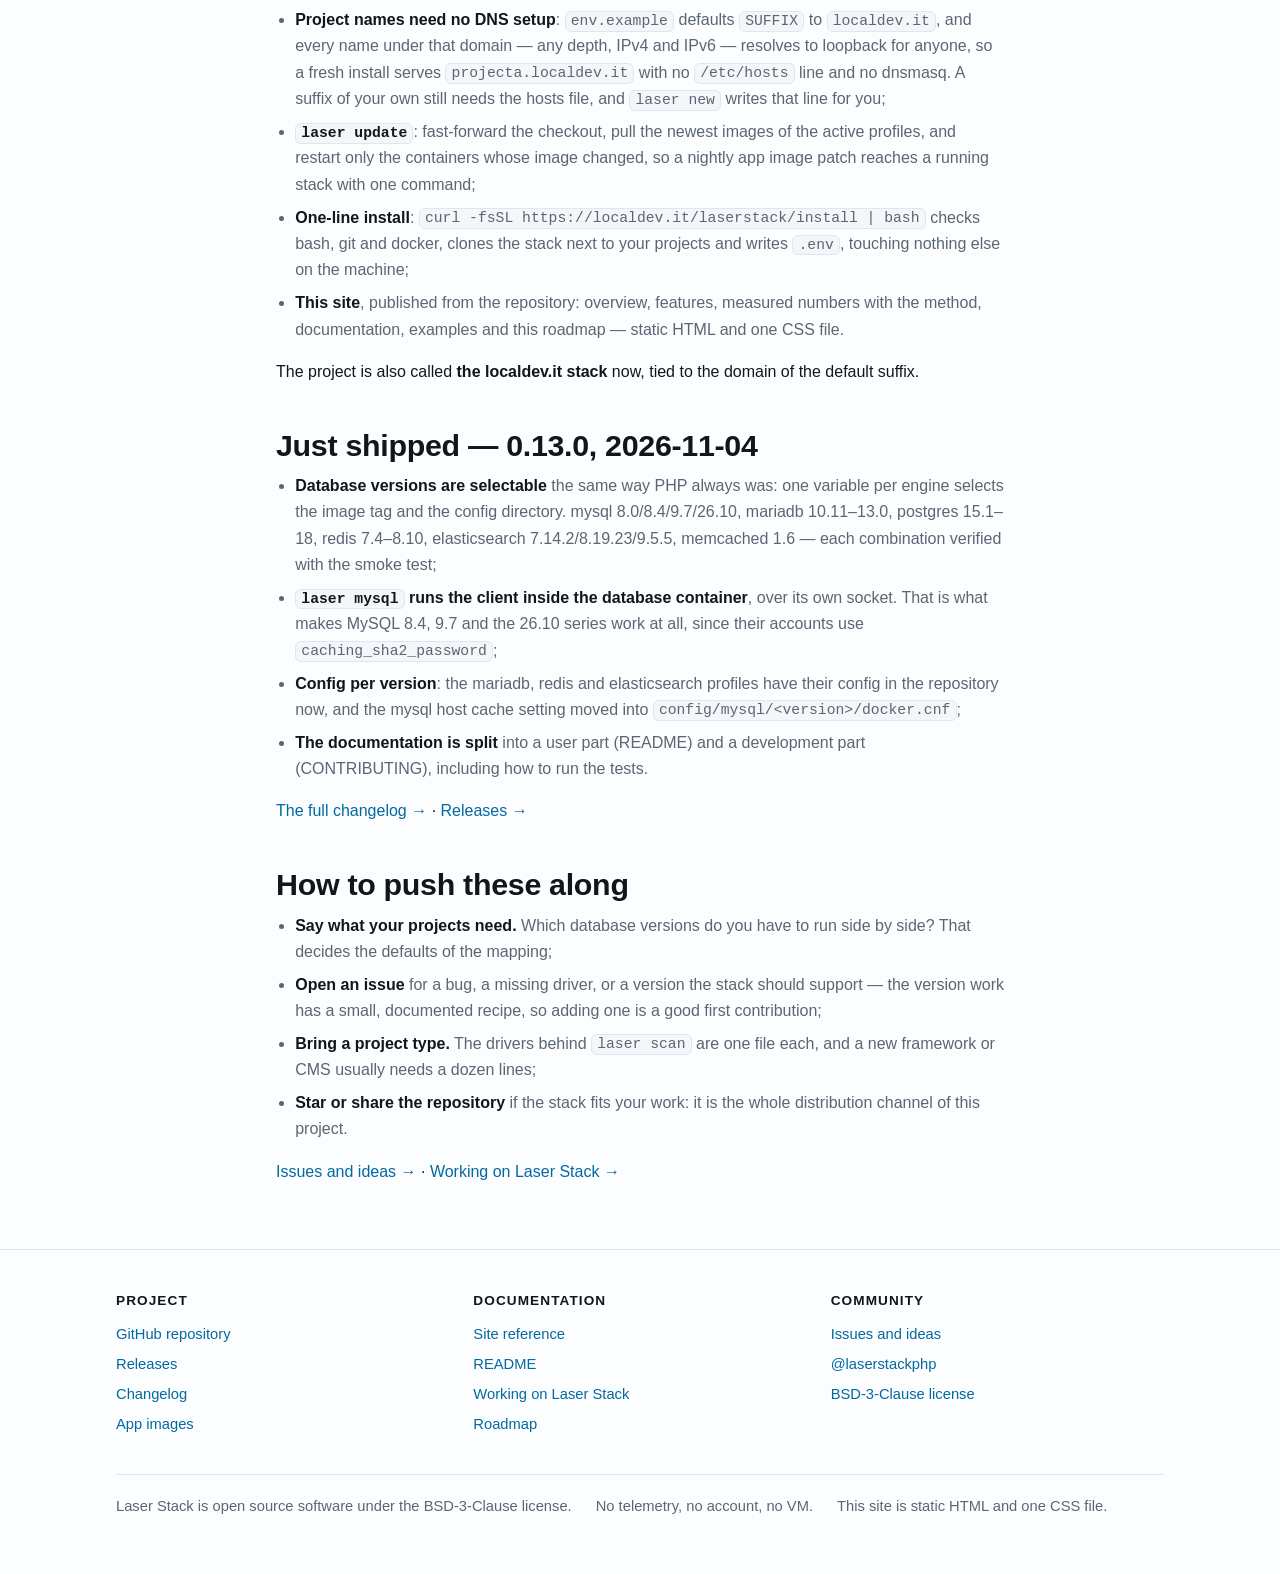
<file: docs/roadmap.html>
<!doctype html>
<html lang="en">
<head>
<meta charset="utf-8">
<meta name="viewport" content="width=device-width, initial-scale=1">
<title>Roadmap — Laser Stack</title>
<meta name="description" content="What Laser Stack ships next: several database servers at the same time, and a local DNS that maintains itself. Plus the release in the branch, and what just shipped in 0.14.0.">
<link rel="canonical" href="https://localdev.it/laserstack/roadmap.html">
<meta property="og:type" content="article">
<meta property="og:title" content="Roadmap — Laser Stack">
<meta property="og:description" content="Per-project database versions, and a self-maintaining local DNS.">
<meta property="og:image" content="https://localdev.it/laserstack/og.png">
<meta name="twitter:card" content="summary_large_image">
<meta name="theme-color" content="#0a0c10">
<link rel="icon" href="data:image/svg+xml,%3Csvg xmlns='http://www.w3.org/2000/svg' viewBox='0 0 24 24'%3E%3Crect width='24' height='24' rx='5' fill='%230a0c10'/%3E%3Cpath d='M4 19 L20 5' stroke='%234ade80' stroke-width='2.4' stroke-linecap='round'/%3E%3C/svg%3E">
<link rel="stylesheet" href="style.css">
</head>
<body>
<header class="site"><div class="wrap">
  <a class="brand" href="./"><svg width="22" height="22" viewBox="0 0 24 24" fill="none" aria-hidden="true"><path d="M3.5 19.5 L20 5" stroke="currentColor" stroke-width="2.2" stroke-linecap="round"/><path d="M9 4.5h11M3.5 20v-9.5" stroke="currentColor" stroke-width="2" stroke-linecap="round" opacity=".5"/><circle cx="18.4" cy="5.6" r="2.2" fill="#4ade80"/></svg>laserstack</a>
  <nav class="site">
    <a href="./">Overview</a><a href="features.html">Features</a><a href="compare.html">Compare</a><a href="benchmarks.html">Numbers</a><a href="docs.html">Docs</a><a href="examples.html">Examples</a><a href="roadmap.html" aria-current="page">Roadmap</a><a href="https://github.com/sdbruder/laserstack">GitHub ↗</a>
    <a class="btn primary nav-cta" href="index.html#quickstart">Get started</a>
  </nav>
</div></header>

<main>
<section class="hero"><div class="wrap">
  <p class="eyebrow">Roadmap</p>
  <h1>What comes next, in the open.</h1>
  <p class="lede">Two things are missing from the picture and both are written down with their design, not just as a wish: per-project database versions — a project picks its own PHP version already, one container per version in use — and a local DNS the stack maintains itself. The full notes live in the repository, in the TODO section of <a href="https://github.com/sdbruder/laserstack/blob/master/CONTRIBUTING.md">CONTRIBUTING.md</a>.</p>
</div></section>

<section><div class="wrap prose">
  <p><span class="pill now">shipped</span> <strong>One PHP version per project.</strong></p>
  <p>A project states the version it needs in a <code>.laserstack</code> file in its root — a <code>KEY=VALUE</code> file, read and never sourced, written by <code>laser use php 8.5</code> — and the stack starts one worker container per version in use; a version that nobody needs never starts. The one <code>app</code> container keeps the front door: one nginx, the certificate, the dashboard, ports 80 and 443 by host name. A version is a profile of <code>PROFILES</code> (<code>php85</code>), and a project that declares nothing behaves exactly as it did.</p>

  <p><span class="pill next">planned</span> <strong>Several database servers at the same time.</strong></p>
  <p>The database is the half that is still missing: each engine runs one version, and that version is a property of the stack, not of a project. The goal is the smallest number of containers that still lets every project have what it needs:</p>
  <ul>
    <li>one container per database engine and version in parallel — mysql 8.0 next to mysql 9.7 next to postgres 16 — on their own ports;</li>
    <li>the mapping from a project to its database version, read by <code>laser scan</code> and by the CLI, the way <code>.laserstack</code> already selects the PHP container of <code>laser artisan</code>;</li>
    <li>defaults that keep today's behaviour: a stack that declares nothing behaves exactly as it does now.</li>
  </ul>
  <p>The direction we are working from: the same <code>.laserstack</code> file selects the database version too (a <code>KEY=VALUE</code> file, read like <code>.env</code>), then <code>composer.json</code> as a floor, then the stack default. One container per version, shared by every project that needs it, instead of a stack per project.</p>

  <hr>

  <p><span class="pill next">planned</span> <strong>A local DNS that the stack maintains itself.</strong></p>
  <p>A suffix of your own is resolved through <code>/etc/hosts</code> today: a manual step, easy to get wrong, and the first thing a newcomer trips over. Since <code>laser</code> already knows the suffix and every project, it should own the resolution:</p>
  <ul>
    <li>install what it needs, write the configuration, start the service, and keep it in step with <code>laser scan</code>, on macOS, Linux and WSL2;</li>
    <li>tell the user what it changed, and remove all of it again on request;</li>
    <li>work without a daemon where a machine cannot or should not run one.</li>
  </ul>
  <p>The direction is <strong>dnsmasq</strong> — it resolves the whole suffix as a wildcard, so a new project needs no DNS step at all — for a user who wants a suffix of their own. <strong><code>.test</code></strong> is the candidate there, because that name is reserved by RFC 6761 for exactly this, while <code>local</code> belongs to mDNS/Bonjour and <code>.app</code>/<code>.dev</code> are real TLDs. <code>SUFFIX</code> stays a setting.</p>
  <p><strong>Mostly moot, and worth saying:</strong> the domain <code>localdev.it</code> already does this without any daemon. Every name under it resolves to <code>127.0.0.1</code> and <code>::1</code> for anyone, so <code>SUFFIX=localdev.it</code> gives every project a working name with nothing installed and nothing to maintain — which is why it is the default of <code>env.example</code> now, and a project needs no DNS step at all. What remains above is the convenience of a suffix of the user's own.</p>

  <hr>

  <h2>Just shipped — 0.15.0, 2026-11-19</h2>
  <ul>
    <li><strong>One PHP version per project</strong>, several at the same time: a <code>.laserstack</code> file selects the version (<code>laser use php 8.5</code> writes it) and the stack starts one php-fpm-only container per version in use, behind the one front door, which keeps port 80/443, TLS, the dashboard and the vhosts;</li>
    <li><strong>Four cloud emulators behind four profiles</strong>, one per provider: <code>s3</code> (RustFS, with a console), <code>gcs</code> (fake-gcs-server), <code>azure</code> (Azurite, the official one) and <code>aws</code> (Floci: queues, tables, functions, an S3). Each answers the protocol of its provider, so a project keeps its SDK and changes one endpoint, and none of them needs an account, a token or a licence. <code>test/cloud.php</code> proves an endpoint from inside a project, and the smoke test has a stage for them;</li>
    <li><strong><code>laser versions</code></strong> prints the versions of the tools baked into the app image, read from <code>/etc/laserstack/versions.txt</code> in the image itself, and says so when an image predates that file;</li>
    <li><strong>Smaller things that add up</strong>: the mysql container answers to <code>mysql</code> as well as to <code>db</code>, a profile that leaves <code>PROFILES</code> really stops its container, and the https vhost of the stack no longer shadows a per-project vhost on 443.</li>
  </ul>

  <h2>Just shipped — 0.14.0, 2026-11-05</h2>
  <ul>
    <li><strong>https is on by default</strong>, with a certificate a browser already trusts: the published wildcard of <code>*.localdev.it</code> for the default suffix, and a certificate authority of this machine (<code>laser tls</code>, <code>laser trust</code>) for a suffix of your own. <code>HTTPS=off</code> serves http on port 80 only;</li>
    <li><strong>The dashboard says what https gives you and what it takes</strong>: a card with the mode, the certificate the container serves — subject, issuer, the names it covers, the validity window and the days left — and whether that copy is the published one or the CA of this machine. It reads the certificate and never the key;</li>
    <li><strong>The certificate renews itself</strong>: <code>publish-certificate.yml</code> renews and republishes the wildcard of <code>*.localdev.it</code> every Monday, so no machine does it by hand, and the run fails when the certificate ends up within two weeks of its expiry;</li>
    <li><strong>The php-fpm pool of every series carries <code>clear_env = no</code></strong>, so a project reads <code>SUFFIX</code> and the <code>MYSQL_*</code> values the app service sets instead of an empty environment.</li>
  </ul>

  <h2>Just shipped — 0.13.2, 2026-11-05</h2>
  <ul>
    <li><strong>Each database version keeps its own data volume.</strong> The volume name carries the version, so switching <code>MYSQL_VERSION</code>, <code>MARIADB_VERSION</code> or <code>POSTGRES_VERSION</code> starts that version with its own data directory and leaves the data of the others alone: a version change needs no <code>laser down -v</code> and loses nothing. Before this, one volume per engine was shared by every version of it, which is what made a version switch fail on a downgrade or destroy data;</li>
    <li><strong>Upgrading from an earlier release:</strong> the databases now live under the versioned names, so a stack that ran before starts with a fresh volume unless you copy the old one across — the README has the two commands, and the old volume is left untouched either way;</li>
    <li><strong>A comparison page</strong>: Valet, Herd, Sail, DDEV, Lando, Laradock and lerd, on the axis that decides the bill — one stack for every project, or one container set per project — with every claim sourced from the project's own documentation;</li>
    <li><strong>A terminal demo</strong> of the real flow, on the overview page and in the README: two containers, seventeen projects, one request answering 200.</li>
  </ul>

  <h2>Just shipped — 0.13.1, 2026-11-05</h2>
  <ul>
    <li><strong>Project names need no DNS setup</strong>: <code>env.example</code> defaults <code>SUFFIX</code> to <code>localdev.it</code>, and every name under that domain — any depth, IPv4 and IPv6 — resolves to loopback for anyone, so a fresh install serves <code>projecta.localdev.it</code> with no <code>/etc/hosts</code> line and no dnsmasq. A suffix of your own still needs the hosts file, and <code>laser new</code> writes that line for you;</li>
    <li><strong><code>laser update</code></strong>: fast-forward the checkout, pull the newest images of the active profiles, and restart only the containers whose image changed, so a nightly app image patch reaches a running stack with one command;</li>
    <li><strong>One-line install</strong>: <code>curl -fsSL https://localdev.it/laserstack/install | bash</code> checks bash, git and docker, clones the stack next to your projects and writes <code>.env</code>, touching nothing else on the machine;</li>
    <li><strong>This site</strong>, published from the repository: overview, features, measured numbers with the method, documentation, examples and this roadmap — static HTML and one CSS file.</li>
  </ul>
  <p>The project is also called <strong>the localdev.it stack</strong> now, tied to the domain of the default suffix.</p>

  <h2>Just shipped — 0.13.0, 2026-11-04</h2>
  <ul>
    <li><strong>Database versions are selectable</strong> the same way PHP always was: one variable per engine selects the image tag and the config directory. mysql 8.0/8.4/9.7/26.10, mariadb 10.11–13.0, postgres 15.1–18, redis 7.4–8.10, elasticsearch 7.14.2/8.19.23/9.5.5, memcached 1.6 — each combination verified with the smoke test;</li>
    <li><strong><code>laser mysql</code> runs the client inside the database container</strong>, over its own socket. That is what makes MySQL 8.4, 9.7 and the 26.10 series work at all, since their accounts use <code>caching_sha2_password</code>;</li>
    <li><strong>Config per version</strong>: the mariadb, redis and elasticsearch profiles have their config in the repository now, and the mysql host cache setting moved into <code>config/mysql/&lt;version&gt;/docker.cnf</code>;</li>
    <li><strong>The documentation is split</strong> into a user part (README) and a development part (CONTRIBUTING), including how to run the tests.</li>
  </ul>
  <p><a href="https://github.com/sdbruder/laserstack/blob/master/CHANGELOG.md">The full changelog →</a> · <a href="https://github.com/sdbruder/laserstack/releases">Releases →</a></p>

  <h2>How to push these along</h2>
  <ul>
    <li><strong>Say what your projects need.</strong> Which database versions do you have to run side by side? That decides the defaults of the mapping;</li>
    <li><strong>Open an issue</strong> for a bug, a missing driver, or a version the stack should support — the version work has a small, documented recipe, so adding one is a good first contribution;</li>
    <li><strong>Bring a project type.</strong> The drivers behind <code>laser scan</code> are one file each, and a new framework or CMS usually needs a dozen lines;</li>
    <li><strong>Star or share the repository</strong> if the stack fits your work: it is the whole distribution channel of this project.</li>
  </ul>
  <p><a href="https://github.com/sdbruder/laserstack/issues">Issues and ideas →</a> · <a href="https://github.com/sdbruder/laserstack/blob/master/CONTRIBUTING.md">Working on Laser Stack →</a></p>
</div></section>
</main>
<footer class="site"><div class="wrap">
  <div class="cols">
    <div><h4>Project</h4><ul>
      <li><a href="https://github.com/sdbruder/laserstack">GitHub repository</a></li>
      <li><a href="https://github.com/sdbruder/laserstack/releases">Releases</a></li>
      <li><a href="https://github.com/sdbruder/laserstack/blob/master/CHANGELOG.md">Changelog</a></li>
      <li><a href="https://github.com/sdbruder/laserstack_app">App images</a></li>
    </ul></div>
    <div><h4>Documentation</h4><ul>
      <li><a href="docs.html">Site reference</a></li>
      <li><a href="https://github.com/sdbruder/laserstack/blob/master/README.md">README</a></li>
      <li><a href="https://github.com/sdbruder/laserstack/blob/master/CONTRIBUTING.md">Working on Laser Stack</a></li>
      <li><a href="roadmap.html">Roadmap</a></li>
    </ul></div>
    <div><h4>Community</h4><ul>
      <li><a href="https://github.com/sdbruder/laserstack/issues">Issues and ideas</a></li>
      <li><a href="https://twitter.com/laserstackphp">@laserstackphp</a></li>
      <li><a href="https://github.com/sdbruder/laserstack/blob/master/LICENSE.md">BSD-3-Clause license</a></li>
    </ul></div>
  </div>
  <div class="fine"><span>Laser Stack is open source software under the BSD-3-Clause license.</span><span>No telemetry, no account, no VM.</span><span>This site is static HTML and one CSS file.</span></div>
</div></footer>
</body>
</html>
</file>
<file: docs/style.css>
/* laserstack site: one file, no build step, no webfonts, no framework. */
:root {
  color-scheme: dark;
  --bg: #0a0c10;
  --panel: #10141a;
  --panel-2: #151a22;
  --line: #212832;
  --fg: #e9edf3;
  --muted: #949fae;
  --accent: #4ade80;
  --accent-2: #38bdf8;
  --warn: #fbbf24;
  --mono: ui-monospace, SFMono-Regular, "SF Mono", Menlo, Consolas, "Liberation Mono", monospace;
  --sans: -apple-system, BlinkMacSystemFont, "Segoe UI", Roboto, "Helvetica Neue", Arial, sans-serif;
  --radius: 12px;
  --maxw: 68rem;
}
@media (prefers-color-scheme: light) {
  :root {
    color-scheme: light;
    --bg: #fcfdfe;
    --panel: #ffffff;
    --panel-2: #f4f6f9;
    --line: #e2e6ec;
    --fg: #12161c;
    --muted: #5b6674;
    --accent: #15803d;
    --accent-2: #0369a1;
    --warn: #a16207;
  }
}
* { box-sizing: border-box; }
html { -webkit-text-size-adjust: 100%; }
body {
  margin: 0;
  background: var(--bg);
  color: var(--fg);
  font: 16px/1.65 var(--sans);
  text-rendering: optimizeLegibility;
}
.wrap { max-width: var(--maxw); margin: 0 auto; padding: 0 1.25rem; }
a { color: var(--accent-2); text-decoration: none; }
a:hover { text-decoration: underline; }
h1, h2, h3 { line-height: 1.2; margin: 0 0 .6rem; font-weight: 650; letter-spacing: -.01em; }
h1 { font-size: clamp(2rem, 5vw, 3.2rem); }
h2 { font-size: clamp(1.4rem, 3vw, 1.9rem); margin-top: 0; }
h3 { font-size: 1.1rem; }
p { margin: 0 0 1rem; }
code, kbd, pre { font-family: var(--mono); font-size: .92em; }
code { background: var(--panel-2); border: 1px solid var(--line); border-radius: 6px; padding: .1em .35em; }
pre {
  background: var(--panel); border: 1px solid var(--line); border-radius: var(--radius);
  padding: .9rem 1rem; overflow-x: auto; margin: 0 0 1rem;
}
pre code { background: none; border: 0; padding: 0; }
hr { border: 0; border-top: 1px solid var(--line); margin: 3rem 0; }

/* header */
header.site { position: sticky; top: 0; z-index: 10; background: color-mix(in srgb, var(--bg) 88%, transparent); backdrop-filter: blur(8px); border-bottom: 1px solid var(--line); }
header.site .wrap { display: flex; align-items: center; gap: 1rem; min-height: 3.5rem; }
.brand { display: flex; align-items: center; gap: .55rem; color: var(--fg); font-weight: 700; letter-spacing: -.02em; }
.brand:hover { text-decoration: none; }
.brand svg { display: block; }
nav.site { margin-left: auto; display: flex; flex-wrap: wrap; gap: .25rem .9rem; font-size: .93rem; }
nav.site a { color: var(--muted); }
nav.site a[aria-current="page"], nav.site a:hover { color: var(--fg); text-decoration: none; }

/* hero */
.hero { padding: 4rem 0 2.5rem; border-bottom: 1px solid var(--line); }
.hero .lede { font-size: clamp(1.05rem, 2.2vw, 1.3rem); color: var(--muted); max-width: 46rem; }
.eyebrow { font: 600 .8rem/1 var(--mono); letter-spacing: .12em; text-transform: uppercase; color: var(--accent); margin-bottom: 1rem; }
.platforms { color: var(--muted); font-size: .92rem; margin: 1.4rem 0 0; }
.install-line { margin: 1.6rem 0 0; }
.install-line code { font-size: .95rem; padding: .5em .7em; }
.actions { display: flex; flex-wrap: wrap; gap: .6rem; margin-top: 1.6rem; }
.btn { display: inline-block; padding: .6rem 1rem; border-radius: 10px; border: 1px solid var(--line); background: var(--panel); color: var(--fg); font-weight: 600; font-size: .95rem; }
.btn:hover { text-decoration: none; border-color: var(--muted); }
.btn.primary { background: var(--accent); border-color: var(--accent); color: #06210f; }
.btn.primary:hover { filter: brightness(1.06); }

/* sections */
section { padding: 3rem 0; border-bottom: 1px solid var(--line); }
section[id] { scroll-margin-top: 4.2rem; }
section > .wrap > p.section-lede { color: var(--muted); max-width: 46rem; }

/* stat strip */
.stats { display: grid; grid-template-columns: repeat(auto-fit, minmax(11rem, 1fr)); gap: .6rem; }
.stat { background: var(--panel); border: 1px solid var(--line); border-radius: var(--radius); padding: 1.1rem 1.15rem; }
.stat b { display: block; font: 700 1.6rem/1.1 var(--mono); color: var(--fg); }
.stat span { display: block; color: var(--muted); font-size: .88rem; margin-top: .35rem; }

/* cards */
.grid { display: grid; grid-template-columns: repeat(auto-fit, minmax(17rem, 1fr)); gap: 1rem; }
.card { background: var(--panel); border: 1px solid var(--line); border-radius: var(--radius); padding: 1.15rem 1.2rem; }
.card h3 { margin-bottom: .35rem; }
.card p { color: var(--muted); margin: 0; font-size: .95rem; }
.card p + p { margin-top: .6rem; }

/* tables */
table { width: 100%; border-collapse: collapse; margin: 0 0 1rem; font-size: .93rem; }
th, td { text-align: left; padding: .55rem .6rem; border-bottom: 1px solid var(--line); vertical-align: top; }
th { color: var(--muted); font-weight: 600; font-size: .82rem; text-transform: uppercase; letter-spacing: .06em; }
tbody tr:last-child td { border-bottom: 0; }
.table-scroll { overflow-x: auto; border: 1px solid var(--line); border-radius: var(--radius); background: var(--panel); }
.table-scroll table { margin: 0; }
.table-scroll th:first-child, .table-scroll td:first-child { padding-left: 1rem; }
.table-scroll th:last-child, .table-scroll td:last-child { padding-right: 1rem; }

/* terminal block */
.term { background: #07090c; border: 1px solid var(--line); border-radius: var(--radius); overflow: hidden; }
@media (prefers-color-scheme: light) { .term { background: #0f1216; } }
.term .bar { display: flex; align-items: center; gap: .45rem; padding: .5rem .75rem; border-bottom: 1px solid #1c222b; }
.term .bar i { width: .6rem; height: .6rem; border-radius: 50%; background: #2a323d; display: block; }
.term .bar span { margin-left: .35rem; color: #7d8796; font: 500 .8rem/1 var(--mono); }
.term pre { margin: 0; border: 0; border-radius: 0; background: none; color: #d7dee8; }
.term .out { color: #8b96a6; }
.term .ok { color: #4ade80; }
.copy { margin-left: auto; background: #151a22; color: #9aa5b4; border: 1px solid #232a34; border-radius: 7px; padding: .2rem .5rem; font: 500 .78rem/1 var(--mono); cursor: pointer; }
.copy:hover { color: #e9edf3; }

/* steps */
.steps { counter-reset: step; display: grid; gap: 1rem; }
.step { display: grid; grid-template-columns: 2rem 1fr; gap: .9rem; }
.step::before { counter-increment: step; content: counter(step); display: grid; place-items: center; width: 2rem; height: 2rem; border-radius: 50%; border: 1px solid var(--line); background: var(--panel); color: var(--accent); font: 600 .9rem/1 var(--mono); }
.step h3 { margin: 0 0 .3rem; }
.step p { color: var(--muted); margin: 0; }

/* prose pages (docs, examples, roadmap) */
.prose { max-width: 48rem; }
.prose h2 { margin-top: 2.6rem; }
.prose h3 { margin-top: 1.8rem; }
.prose ul, .prose ol { margin: 0 0 1rem; padding-left: 1.2rem; color: var(--muted); }
.prose li { margin-bottom: .4rem; }
.prose li strong, .prose p strong { color: var(--fg); }
.note { border-left: 3px solid var(--warn); background: var(--panel); padding: .8rem 1rem; border-radius: 0 var(--radius) var(--radius) 0; margin: 0 0 1rem; color: var(--muted); }
.note strong { color: var(--fg); }
.pill { display: inline-block; font: 600 .75rem/1 var(--mono); padding: .28rem .5rem; border-radius: 999px; border: 1px solid var(--line); background: var(--panel-2); color: var(--muted); }
.pill.now { color: var(--accent); border-color: color-mix(in srgb, var(--accent) 40%, var(--line)); }
.pill.next { color: var(--accent-2); border-color: color-mix(in srgb, var(--accent-2) 40%, var(--line)); }

/* footer */
footer.site { padding: 2.5rem 0 3.5rem; color: var(--muted); font-size: .92rem; }
footer.site .cols { display: grid; grid-template-columns: repeat(auto-fit, minmax(12rem, 1fr)); gap: 1.5rem; margin-bottom: 2rem; }
footer.site h4 { color: var(--fg); font-size: .85rem; text-transform: uppercase; letter-spacing: .08em; margin: 0 0 .6rem; }
footer.site ul { list-style: none; margin: 0; padding: 0; }
footer.site li { margin-bottom: .35rem; }
footer.site .fine { border-top: 1px solid var(--line); padding-top: 1.2rem; display: flex; flex-wrap: wrap; gap: .5rem 1.5rem; }
@media (max-width: 640px) { .hero { padding-top: 3rem; } }

/* screenshots and recordings: a slight tilt, a deep shadow, and an edge in the
   accent colour, so a dark image does not dissolve into the dark page. The
   pointer straightens it and brightens the edge. */
.shot-link { display: block; margin: 2.2rem 0 0; }
.shot, .shot-link img {
  display: block; width: 100%; max-width: 62.5rem; height: auto;
  border: 1px solid color-mix(in srgb, var(--accent) 55%, var(--line));
  border-radius: 10px; background: var(--panel);
  box-shadow: 0 22px 55px rgba(0, 0, 0, .45), 0 0 0 1px color-mix(in srgb, var(--accent) 14%, transparent);
  transform: rotate(-.4deg);
  transition: transform .35s ease, border-color .35s ease, box-shadow .35s ease;
}
.shot:hover, .shot-link:hover img {
  transform: rotate(0) scale(1.01);
  border-color: color-mix(in srgb, var(--accent) 85%, var(--line));
  box-shadow: 0 30px 75px rgba(0, 0, 0, .55), 0 0 0 1px color-mix(in srgb, var(--accent) 30%, transparent);
}
@media (prefers-color-scheme: light) {
  .shot, .shot-link img { box-shadow: 0 16px 36px rgba(18, 22, 28, .13), 0 0 0 1px color-mix(in srgb, var(--accent) 14%, transparent); }
}
@media (prefers-reduced-motion: reduce) {
  .shot, .shot-link img { transform: none; transition: none; }
}

/* --- landing page: numbered sections, feature mocks, services, FAQ, CTA --- */

.nav-cta { margin-left: .35rem; padding: .42rem .8rem; font-size: .88rem; border-radius: 8px; }
@media (max-width: 900px) { .nav-cta { display: none; } }

.kicker { font: 600 .78rem/1 var(--mono); letter-spacing: .14em; text-transform: uppercase; color: var(--accent); margin: 0 0 .8rem; }
.hero-meta { display: flex; flex-wrap: wrap; gap: .35rem 1.2rem; margin: .9rem 0 0; color: var(--muted); font-size: .88rem; }
.hero-meta a { color: var(--muted); text-decoration: underline; text-underline-offset: 2px; }
.hero-meta a:hover { color: var(--fg); }
.shot-caption { margin: .9rem 0 0; color: var(--muted); font-size: .86rem; }

/* feature tiles: a small mock of the thing, then the claim */
.features { display: grid; grid-template-columns: repeat(auto-fit, minmax(19rem, 1fr)); gap: 1rem; margin-top: 1.8rem; }
.feature { display: flex; flex-direction: column; gap: .8rem; background: var(--panel); border: 1px solid var(--line); border-radius: var(--radius); padding: 1rem; }
.feature h3 { margin: 0; font-size: 1.02rem; }
.feature p { margin: 0; color: var(--muted); font-size: .92rem; }
.feature code { font-size: .86em; }
.mock { background: var(--bg); border: 1px solid var(--line); border-radius: 10px; padding: .7rem .8rem; font: .78rem/1.5 var(--mono); color: var(--muted); overflow: hidden; }
.mock .row { display: flex; align-items: baseline; gap: .6rem; white-space: nowrap; }
.mock .row + .row { margin-top: .3rem; }
.mock .row .end { margin-left: auto; }
.mock .url { color: var(--fg); }
.mock .mock-k { color: var(--muted); }
.mock .mock-foot { margin-top: .5rem; padding-top: .45rem; border-top: 1px solid var(--line); font-size: .72rem; color: var(--muted); }
.mock .ok { color: var(--accent); }
.mock .mono-ok { color: var(--accent); font-weight: 700; }
.mock .ok-pill { color: var(--accent); border-color: color-mix(in srgb, var(--accent) 40%, var(--line)); }
.mock .pill { font-size: .7rem; padding: .18rem .4rem; }

/* service cards: monogram, port, versions, profile */
.svcs { display: grid; grid-template-columns: repeat(auto-fit, minmax(15.5rem, 1fr)); gap: 1rem; margin-top: 1.8rem; }
.svc { display: flex; flex-direction: column; gap: .35rem; background: var(--panel); border: 1px solid var(--line); border-radius: var(--radius); padding: 1rem; }
.svc-top { display: flex; align-items: center; gap: .55rem; }
.badge { display: grid; place-items: center; width: 2rem; height: 2rem; border-radius: 8px; background: var(--panel-2); border: 1px solid var(--line); color: var(--fg); font: 700 .76rem/1 var(--mono); }
.port { margin-left: auto; font: .74rem/1 var(--mono); color: var(--muted); }
.svc h3 { margin: .2rem 0 0; font-size: 1rem; }
.svc-meta { margin: 0; color: var(--accent); font: 600 .7rem/1 var(--mono); letter-spacing: .08em; text-transform: uppercase; }
.svc p { margin: 0; color: var(--muted); font-size: .86rem; }
.svc .pills { display: flex; flex-wrap: wrap; gap: .3rem; margin-top: auto; padding-top: .6rem; }
.svc .pills span { font: .7rem/1 var(--mono); color: var(--muted); background: var(--panel-2); border: 1px solid var(--line); border-radius: 999px; padding: .24rem .45rem; }
.svc .profile { margin: .55rem 0 0; font: .7rem/1 var(--mono); color: var(--muted); background: none; border: 0; padding: 0; }

/* platforms */
.plats { display: grid; grid-template-columns: repeat(auto-fit, minmax(16rem, 1fr)); gap: 1rem; margin-top: 1.8rem; }
.plat { background: var(--panel); border: 1px solid var(--line); border-radius: var(--radius); padding: 1.1rem 1.2rem; }
.plat h3 { margin: 0 0 .6rem; }
.plat ul { margin: 0; padding-left: 1.1rem; color: var(--muted); font-size: .92rem; }
.plat li { margin-bottom: .35rem; }

/* framework chips */
.chips { display: flex; flex-wrap: wrap; gap: .5rem; margin: 1.6rem 0 1.4rem; }
.chip { font: 600 .86rem/1 var(--mono); padding: .5rem .8rem; border-radius: 999px; border: 1px solid var(--line); background: var(--panel); color: var(--fg); }

/* FAQ */
.faq { display: grid; gap: .6rem; max-width: 54rem; margin-top: 1.6rem; }
.faq details { background: var(--panel); border: 1px solid var(--line); border-radius: var(--radius); padding: 0 1rem; }
.faq summary { cursor: pointer; list-style: none; display: flex; align-items: baseline; justify-content: space-between; gap: 1rem; padding: .85rem 0; font-weight: 600; }
.faq summary::-webkit-details-marker { display: none; }
.faq summary::after { content: "+"; color: var(--accent); font: 600 1rem/1 var(--mono); }
.faq details[open] summary::after { content: "−"; }
.faq details p { margin: 0 0 .95rem; color: var(--muted); font-size: .94rem; }
.faq details p a { text-decoration: underline; text-underline-offset: 2px; }

/* final call to action */
.cta { text-align: center; border-bottom: 0; }
.cta .lede, .cta .section-lede { margin-left: auto; margin-right: auto; }
.cta .install-line code { font-size: 1rem; }
.cta-term { text-align: left; max-width: 34rem; margin: 1.2rem auto 0; }
.cta-actions { justify-content: center; }

/* more air between the numbered landing sections */
#features, #services, #numbers, #platforms, #drivers, #compare, #faq { padding: 4.25rem 0; }

/* --- ambient background: slow glows and a drifting diagonal hatch, all
   behind the content, off for reduced motion --- */
html::before, html::after, body::before, body::after {
  content: ""; position: fixed; z-index: -1; pointer-events: none; will-change: transform;
}
html::before {
  width: 80vmax; height: 80vmax; left: -28vmax; top: -34vmax; border-radius: 50%;
  background: radial-gradient(closest-side, color-mix(in srgb, var(--accent) 15%, transparent), transparent 72%);
  animation: glow-a 16s ease-in-out infinite alternate;
}
html::after {
  width: 70vmax; height: 70vmax; right: -26vmax; top: 18vh; border-radius: 50%;
  background: radial-gradient(closest-side, color-mix(in srgb, var(--accent-2) 12%, transparent), transparent 72%);
  animation: glow-b 20s ease-in-out infinite alternate;
}
body::after {
  width: 60vmax; height: 60vmax; left: 8vw; bottom: -34vmax; border-radius: 50%;
  background: radial-gradient(closest-side, color-mix(in srgb, var(--accent) 8%, transparent), transparent 72%);
  animation: glow-c 24s ease-in-out infinite alternate;
}
body::before {
  inset: -40vmax;
  background-image: repeating-linear-gradient(125deg, color-mix(in srgb, var(--fg) 4.5%, transparent) 0 1px, transparent 1px 104px);
  animation: hatch 24s linear infinite;
}
@keyframes glow-a { from { transform: translate3d(0, 0, 0) scale(1); } to { transform: translate3d(18vw, 14vh, 0) scale(1.28); } }
@keyframes glow-b { from { transform: translate3d(0, 0, 0) scale(1.08); } to { transform: translate3d(-16vw, -18vh, 0) scale(.9); } }
@keyframes glow-c { from { transform: translate3d(0, 0, 0) scale(.94); } to { transform: translate3d(15vw, -16vh, 0) scale(1.2); } }
@keyframes hatch { from { transform: translate3d(0, 0, 0); } to { transform: translate3d(256px, 179px, 0); } }
@media (prefers-color-scheme: light) {
  html::before { background: radial-gradient(closest-side, color-mix(in srgb, var(--accent) 9%, transparent), transparent 72%); }
  html::after { background: radial-gradient(closest-side, color-mix(in srgb, var(--accent-2) 8%, transparent), transparent 72%); }
  body::after { background: radial-gradient(closest-side, color-mix(in srgb, var(--accent) 5%, transparent), transparent 72%); }
  body::before { background-image: repeating-linear-gradient(125deg, color-mix(in srgb, var(--fg) 3.5%, transparent) 0 1px, transparent 1px 104px); }
}
@media (prefers-reduced-motion: reduce) {
  html::before, html::after, body::before, body::after { animation: none; }
}

/* the header CTA and the hero buttons need light text on the darker light-mode accent */
@media (prefers-color-scheme: light) { .btn.primary { color: #fff; } }
</file>
